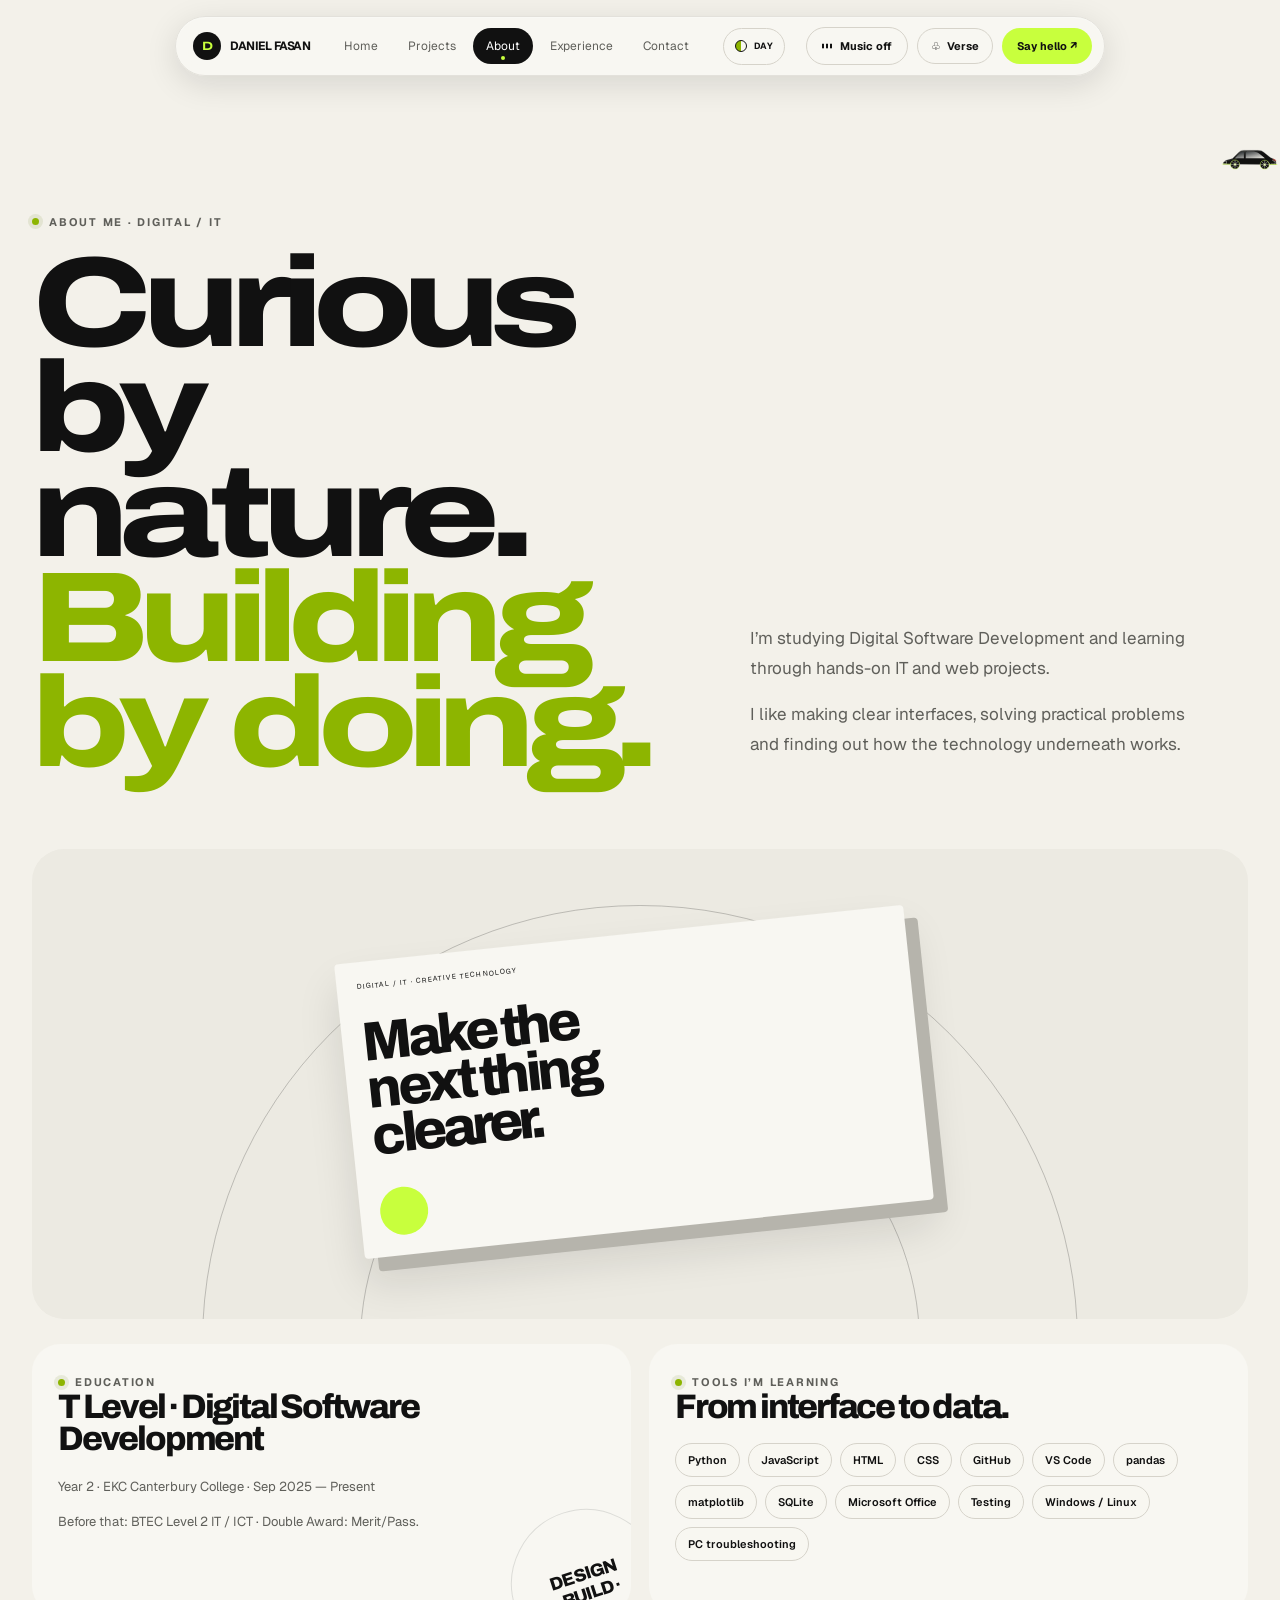
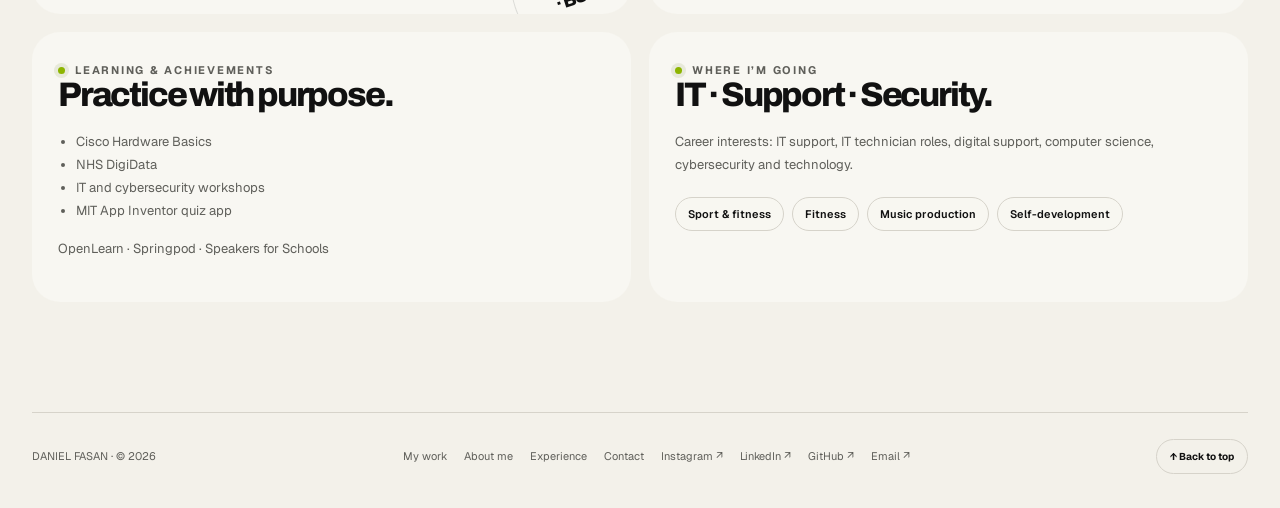
<file: about.html>
<!doctype html>
<html lang="en" data-page="about">
  <head>
    <meta charset="utf-8" />
    <meta name="viewport" content="width=device-width, initial-scale=1" />
    <meta name="theme-color" content="#f6f4ef" />
    <script>
      try {
        document.documentElement.dataset.theme =
          localStorage.getItem("portfolio-theme") || "day";
      } catch {
        document.documentElement.dataset.theme = "day";
      }
    </script>
    <meta
      name="description"
      content="About Daniel Fasan — learning, building, and finding a path through digital production."
    />
    <title>About — Daniel Fasan</title>
    <link rel="preconnect" href="https://fonts.googleapis.com" />
    <link rel="preconnect" href="https://fonts.gstatic.com" crossorigin />
    <link
      href="https://fonts.googleapis.com/css2?family=Archivo:wdth,wght@75..125,800&family=Geist:wght@400;500;600;700&display=swap"
      rel="stylesheet"
    />
    <link rel="stylesheet" href="./styles.css" />
    <script src="./app.js" defer></script>
    <script src="./car-scrollbar.js" defer></script>
  </head>
  <body>
    <div class="page-shutter" aria-hidden="true"></div>
    <header id="site-header"></header>
    <main id="scene"></main>
    <footer id="site-footer"></footer>
    <div id="project-dialog" class="project-dialog" aria-hidden="true"></div>
    <div class="sound-note" aria-live="polite"></div>
  </body>
</html>
</file>
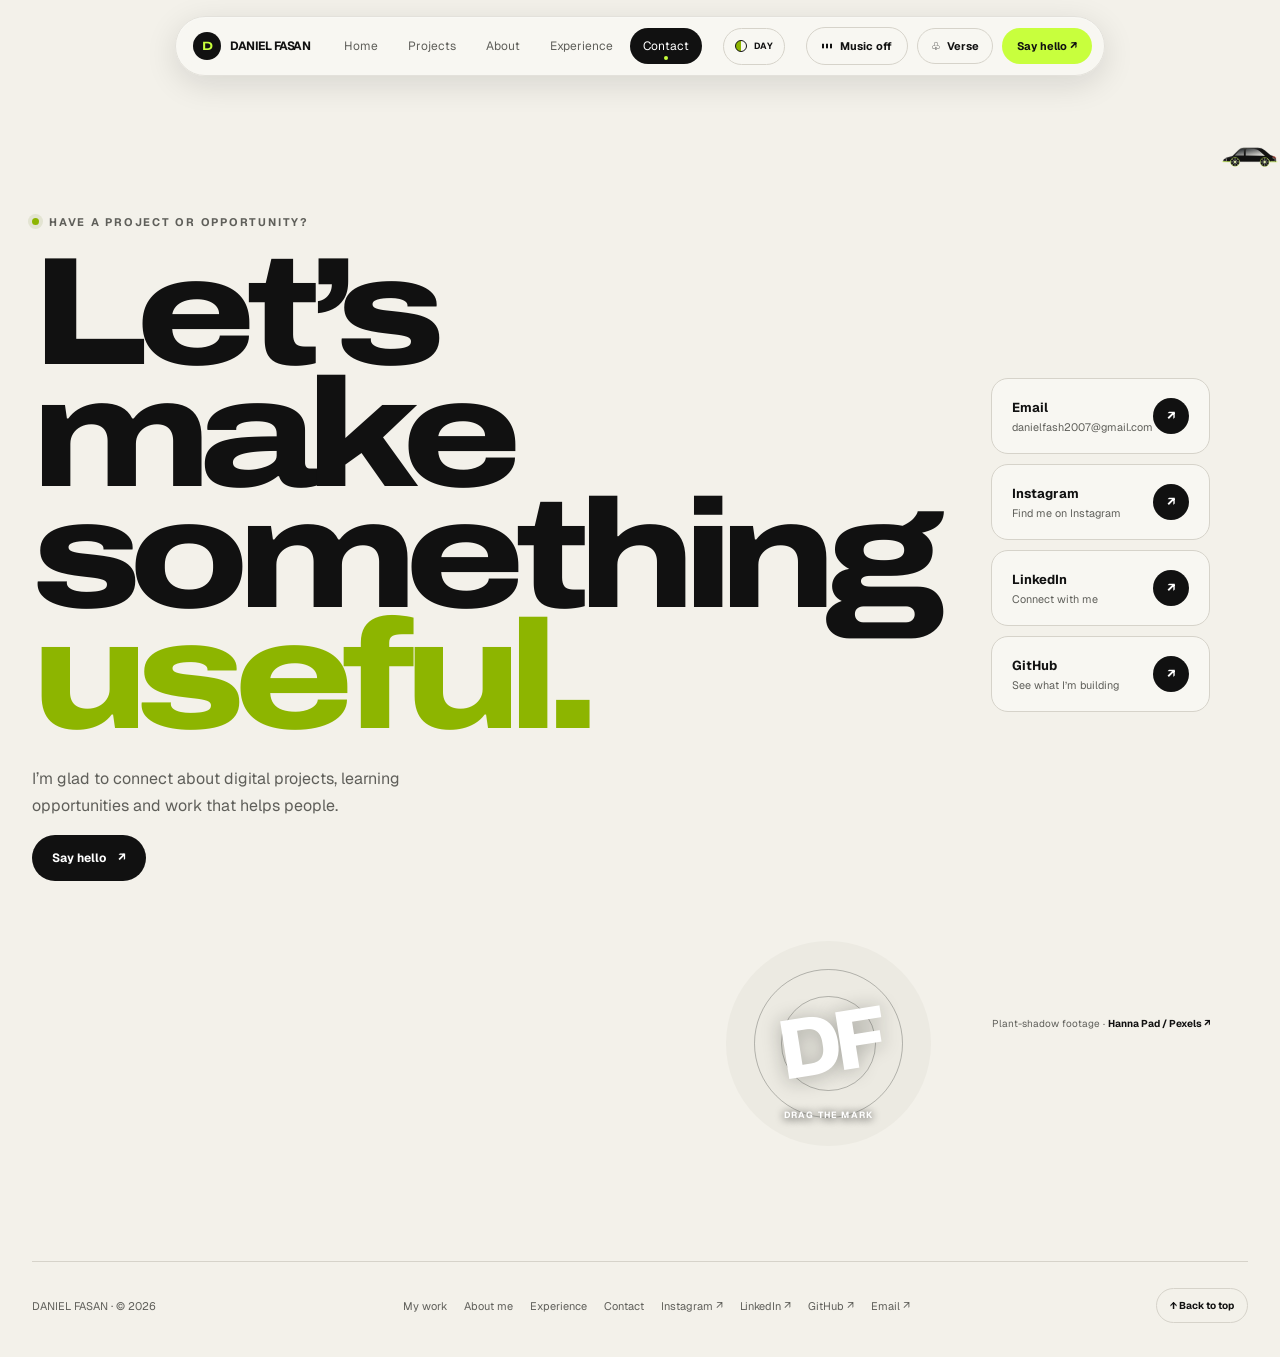
<file: contact.html>
<!doctype html>
<html lang="en" data-page="contact">
  <head>
    <meta charset="utf-8" />
    <meta name="viewport" content="width=device-width, initial-scale=1" />
    <meta name="theme-color" content="#f6f4ef" />
    <script>
      try {
        document.documentElement.dataset.theme =
          localStorage.getItem("portfolio-theme") || "day";
      } catch {
        document.documentElement.dataset.theme = "day";
      }
    </script>
    <meta
      name="description"
      content="Contact Daniel Fasan about projects, digital work and opportunities."
    />
    <title>Contact — Daniel Fasan</title>
    <link rel="preconnect" href="https://fonts.googleapis.com" />
    <link rel="preconnect" href="https://fonts.gstatic.com" crossorigin />
    <link
      href="https://fonts.googleapis.com/css2?family=Archivo:wdth,wght@75..125,800&family=Geist:wght@400;500;600;700&display=swap"
      rel="stylesheet"
    />
    <link rel="stylesheet" href="./styles.css" />
    <script src="./app.js" defer></script>
    <script src="./car-scrollbar.js" defer></script>
  </head>
  <body>
    <div class="page-shutter" aria-hidden="true"></div>
    <header id="site-header"></header>
    <main id="scene"></main>
    <footer id="site-footer"></footer>
    <div id="project-dialog" class="project-dialog" aria-hidden="true"></div>
    <div class="sound-note" aria-live="polite"></div>
  </body>
</html>
</file>
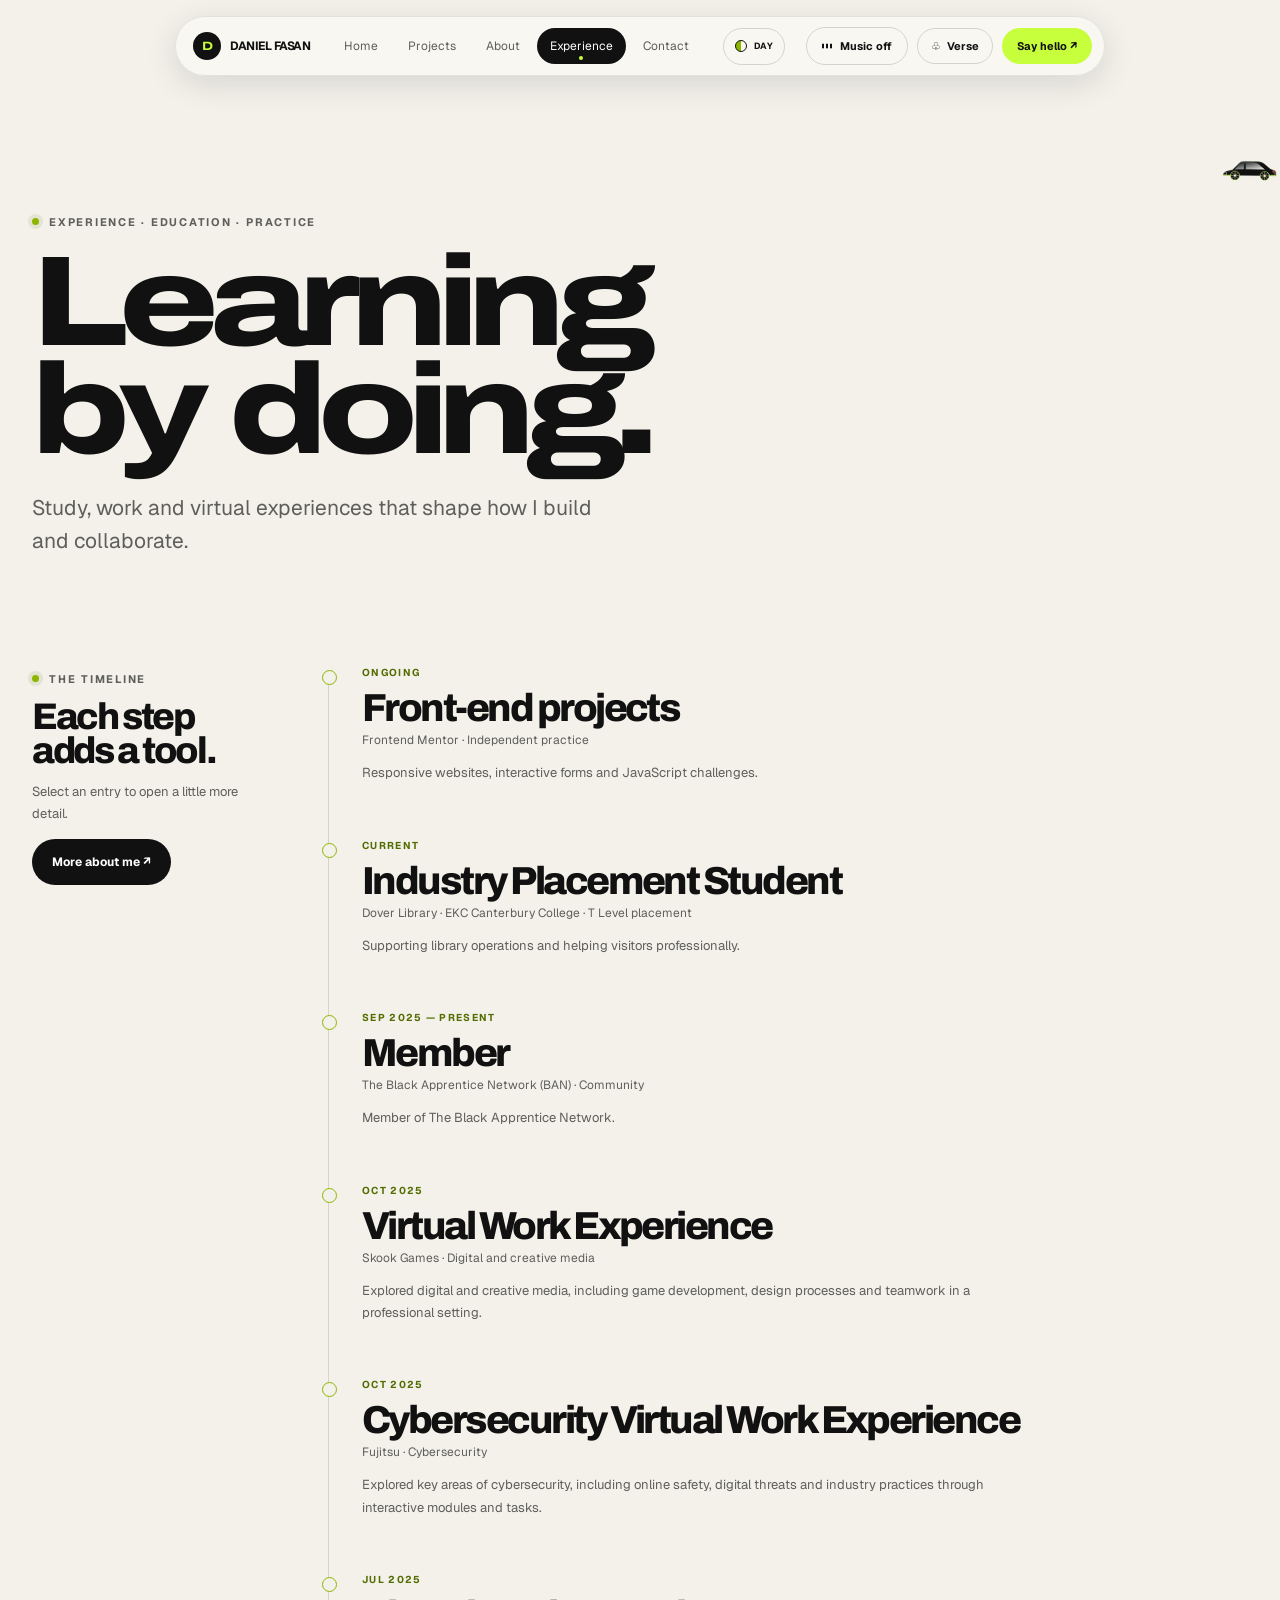
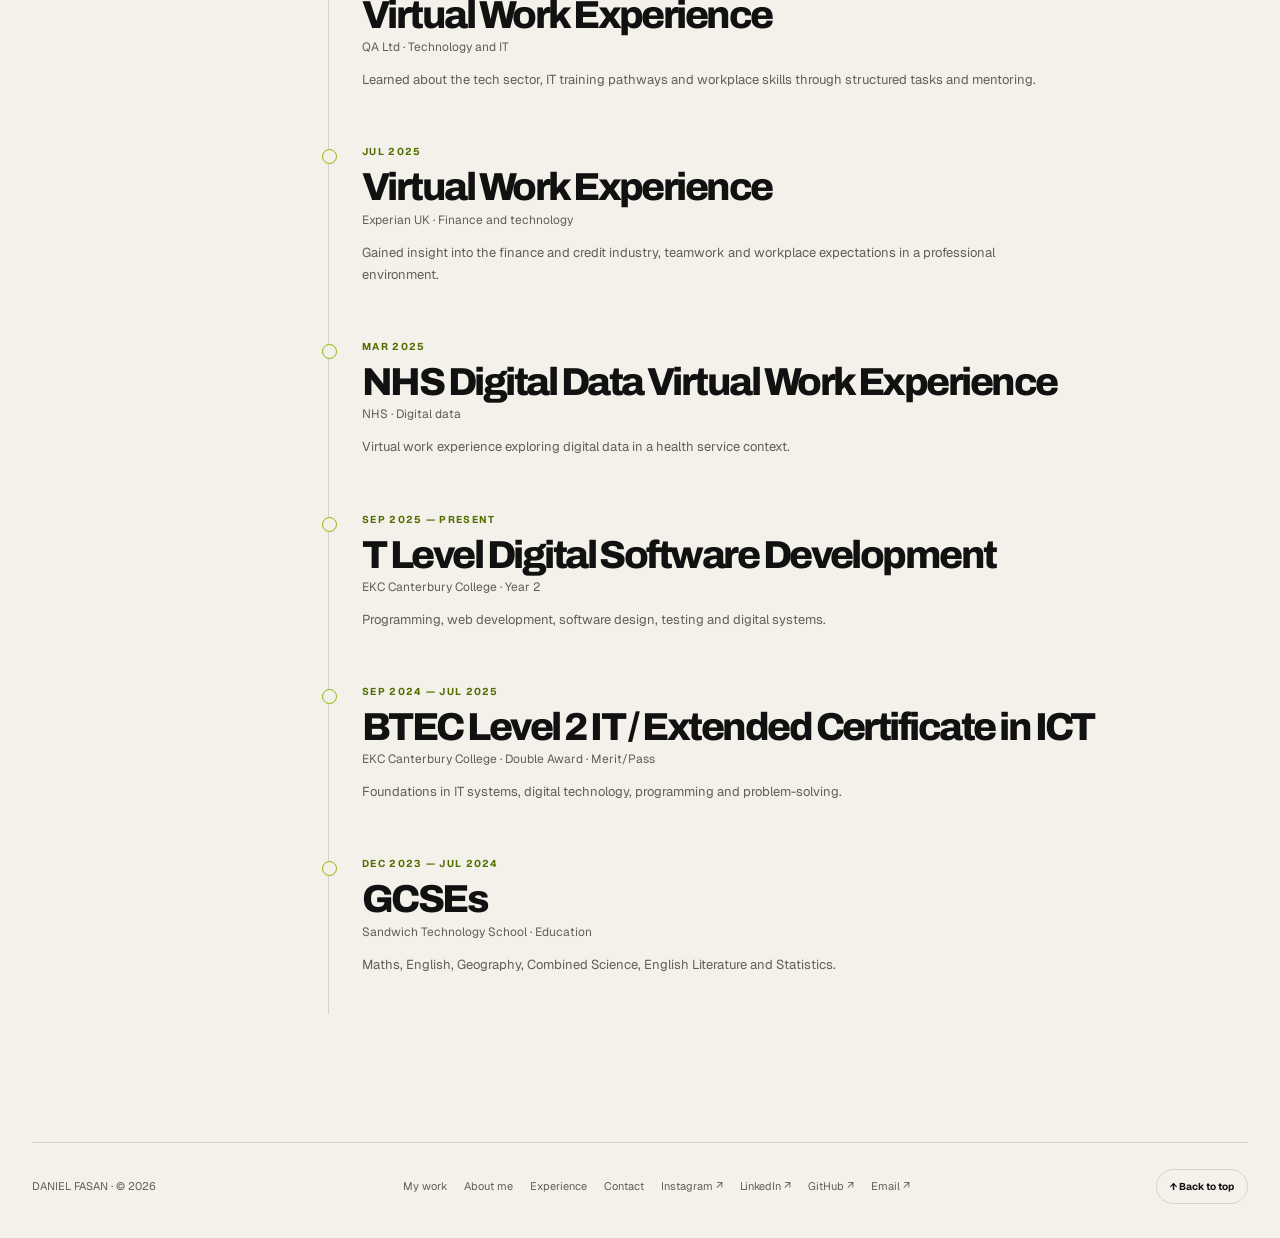
<file: experience.html>
<!doctype html>
<html lang="en" data-page="experience">
  <head>
    <meta charset="utf-8" />
    <meta name="viewport" content="width=device-width, initial-scale=1" />
    <meta name="theme-color" content="#f6f4ef" />
    <script>
      try {
        document.documentElement.dataset.theme =
          localStorage.getItem("portfolio-theme") || "day";
      } catch {
        document.documentElement.dataset.theme = "day";
      }
    </script>
    <meta
      name="description"
      content="Daniel Fasan’s work placements, learning and community experience."
    />
    <title>Experience — Daniel Fasan</title>
    <link rel="preconnect" href="https://fonts.googleapis.com" />
    <link rel="preconnect" href="https://fonts.gstatic.com" crossorigin />
    <link
      href="https://fonts.googleapis.com/css2?family=Archivo:wdth,wght@75..125,800&family=Geist:wght@400;500;600;700&display=swap"
      rel="stylesheet"
    />
    <link rel="stylesheet" href="./styles.css" />
    <script src="./app.js" defer></script>
    <script src="./car-scrollbar.js" defer></script>
  </head>
  <body>
    <div class="page-shutter" aria-hidden="true"></div>
    <header id="site-header"></header>
    <main id="scene"></main>
    <footer id="site-footer"></footer>
    <div id="project-dialog" class="project-dialog" aria-hidden="true"></div>
    <div class="sound-note" aria-live="polite"></div>
  </body>
</html>
</file>
<file: styles.css>
:root {
  --paper: #f6f4ef;
  --ink: #171918;
  --muted: #727570;
  --line: rgba(23, 25, 24, 0.14);
  --acid: #d8fb6e;
  --olive: #6f8525;
  --violet: #7029a0;
  --blue: #2474e7;
  --teal: #19c999;
  --radius: 28px;
  --page: 1240px;
  font-family: Geist, Inter, Arial, sans-serif;
  color: var(--ink);
  background: var(--paper);
  font-synthesis: none;
  font-optical-sizing: auto;
}
* {
  box-sizing: border-box;
}
body {
  margin: 0;
  min-width: 320px;
  background: var(--paper);
  overflow-x: hidden;
}
body::selection {
  background: var(--acid);
  color: var(--ink);
}
button,
a {
  -webkit-tap-highlight-color: transparent;
}
a {
  color: inherit;
  text-decoration: none;
}
button {
  font: inherit;
}
.wordmark,
.display,
.project-name {
  font-family: Archivo, Arial, sans-serif;
  font-stretch: 125%;
  font-weight: 800;
  letter-spacing: -0.075em;
}
.shell {
  width: min(var(--page), calc(100% - 64px));
  margin-inline: auto;
}
.micro {
  font-size: 11px;
  text-transform: uppercase;
  letter-spacing: 0.15em;
  font-weight: 700;
}
.eyebrow {
  display: inline-flex;
  align-items: center;
  gap: 10px;
  font-size: 11px;
  text-transform: uppercase;
  letter-spacing: 0.16em;
  font-weight: 700;
  color: var(--muted);
}
.eyebrow::before {
  content: "";
  height: 7px;
  width: 7px;
  background: var(--olive);
  border-radius: 50%;
  box-shadow: 0 0 0 4px rgba(111, 133, 37, 0.12);
}
.topbar {
  position: fixed;
  z-index: 50;
  top: 16px;
  left: 50%;
  transform: translateX(-50%);
  width: min(930px, calc(100% - 36px));
  display: flex;
  align-items: center;
  justify-content: space-between;
  gap: 20px;
  padding: 10px 12px 10px 17px;
  border: 1px solid rgba(255, 255, 255, 0.58);
  border-radius: 999px;
  background: rgba(250, 249, 245, 0.96);
  box-shadow:
    0 8px 32px rgba(23, 25, 24, 0.08),
    inset 0 1px rgba(255, 255, 255, 0.8);
}
.brand {
  display: flex;
  align-items: center;
  gap: 9px;
  font-size: 12px;
  letter-spacing: -0.04em;
  font-weight: 700;
}
.brand-dot {
  display: grid;
  place-items: center;
  width: 28px;
  height: 28px;
  border-radius: 50%;
  background: var(--ink);
  color: var(--acid);
  font-family: Archivo, Arial, sans-serif;
  font-size: 12px;
  font-stretch: 125%;
  transition:
    width 0.42s cubic-bezier(0.2, 0.8, 0.2, 1),
    border-radius 0.42s,
    transform 0.42s;
}
.brand:hover .brand-dot {
  width: 44px;
  border-radius: 15px;
  transform: rotate(-9deg);
}
.nav-links {
  display: flex;
  align-items: center;
  gap: 4px;
}
.nav-link {
  position: relative;
  padding: 10px 13px;
  border-radius: 999px;
  color: #555b55;
  font-size: 12px;
  transition:
    background 0.28s,
    color 0.28s,
    transform 0.28s;
}
.nav-link:hover {
  background: white;
  color: var(--ink);
  transform: translateY(-2px);
}
.nav-link[aria-current="page"] {
  background: var(--ink);
  color: white;
}
.nav-link[aria-current="page"]::after {
  content: "";
  position: absolute;
  width: 4px;
  height: 4px;
  bottom: 4px;
  left: 50%;
  transform: translateX(-50%);
  border-radius: 50%;
  background: var(--acid);
}
.nav-end {
  display: flex;
  align-items: center;
  gap: 9px;
}
.sound-toggle,
.nav-cta {
  border: 0;
  border-radius: 999px;
  padding: 11px 15px;
  font-size: 11px;
  font-weight: 700;
  cursor: pointer;
}
.sound-toggle {
  background: rgba(255, 255, 255, 0.7);
  border: 1px solid var(--line);
  display: flex;
  gap: 8px;
  align-items: center;
}
.sound-toggle .eq {
  display: flex;
  align-items: center;
  gap: 2px;
  height: 12px;
}
.eq i {
  display: block;
  width: 2px;
  height: 12px;
  transform: scaleY(0.42);
  background: currentColor;
  border-radius: 2px;
}
.sound-toggle[aria-pressed="true"] .eq i:nth-child(1) {
  animation: eq 0.55s ease-in-out infinite alternate;
}
.sound-toggle[aria-pressed="true"] .eq i:nth-child(2) {
  animation: eq 0.4s ease-in-out infinite alternate-reverse;
}
.sound-toggle[aria-pressed="true"] .eq i:nth-child(3) {
  animation: eq 0.7s ease-in-out infinite alternate;
}
@keyframes eq {
  to {
    transform: scaleY(1);
  }
}
.nav-cta {
  background: var(--acid);
  transition:
    transform 0.25s,
    box-shadow 0.25s;
}
.nav-cta:hover {
  transform: translateY(-2px) scale(1.02);
  box-shadow: 0 6px 0 rgba(23, 25, 24, 0.13);
}
.menu-toggle {
  display: none;
  background: var(--ink);
  color: white;
  border: 0;
  border-radius: 50%;
  width: 38px;
  height: 38px;
}
#scene {
  padding-top: 94px;
  min-height: calc(100vh - 130px);
}
.page-intro {
  padding: clamp(50px, 9vw, 132px) 0 38px;
}
.page-intro h1 {
  font-size: clamp(58px, 10vw, 144px);
  line-height: 0.84;
  margin: 19px 0 28px;
  max-width: 1000px;
}
.page-intro p {
  font-size: clamp(16px, 2vw, 21px);
  line-height: 1.55;
  color: #696e68;
  max-width: 570px;
}
.footer {
  padding: 26px 0 34px;
  border-top: 1px solid var(--line);
  display: flex;
  align-items: center;
  justify-content: space-between;
  gap: 18px;
  font-size: 11px;
  color: var(--muted);
}
.footer-links {
  display: flex;
  gap: 17px;
}
.footer a:hover {
  color: var(--ink);
}
/* Home scene */
.home-hero {
  min-height: min(760px, calc(100svh - 110px));
  display: flex;
  align-items: center;
  position: relative;
  overflow: hidden;
  padding: 80px max(7vw, calc((100vw - var(--page)) / 2)) 90px;
  background: var(--ink);
  color: white;
}
.home-hero::before {
  content: "";
  position: absolute;
  inset: 0;
  background:
    radial-gradient(
      ellipse at 87% 64%,
      rgba(216, 251, 110, 0.13),
      transparent 32%
    ),
    linear-gradient(
      120deg,
      transparent 30%,
      rgba(255, 255, 255, 0.025) 30.2%,
      transparent 30.6%
    );
  pointer-events: none;
}
.hero-copy {
  position: relative;
  z-index: 3;
  max-width: 780px;
}
.hero-copy .eyebrow {
  color: #c6cbc5;
}
.hero-copy .eyebrow::before {
  background: var(--acid);
}
.hero-title {
  font-size: clamp(74px, 13.2vw, 184px);
  line-height: 0.77;
  margin: 36px 0;
  max-width: 850px;
  transform-origin: left center;
  animation: title-settle 0.88s cubic-bezier(0.2, 0.85, 0.18, 1) both;
}
.hero-title .line {
  display: block;
  overflow: hidden;
}
.hero-title .line span {
  display: inline-block;
  animation: rise 0.8s cubic-bezier(0.16, 1, 0.3, 1) both;
}
.hero-title .line:nth-child(2) span {
  animation-delay: 0.08s;
}
.hero-title .accent {
  color: var(--acid);
}
@keyframes rise {
  from {
    transform: translateY(115%) scaleX(0.86);
  }
  to {
    transform: translateY(0) scaleX(1);
  }
}
@keyframes title-settle {
  0% {
    letter-spacing: -0.12em;
  }
  100% {
    letter-spacing: -0.075em;
  }
}
.hero-subrow {
  display: flex;
  align-items: flex-end;
  gap: 40px;
  max-width: 870px;
}
.hero-subrow p {
  max-width: 400px;
  margin: 0;
  color: rgba(255, 255, 255, 0.67);
  font-size: 15px;
  line-height: 1.7;
}
.hero-actions {
  display: flex;
  gap: 10px;
  margin-top: 27px;
}
.button {
  display: inline-flex;
  align-items: center;
  gap: 12px;
  border-radius: 999px;
  padding: 14px 19px;
  font-size: 12px;
  font-weight: 700;
  border: 1px solid transparent;
  cursor: pointer;
  transition:
    transform 0.25s cubic-bezier(0.2, 0.8, 0.2, 1),
    box-shadow 0.25s,
    background 0.25s;
}
.button:hover {
  transform: translateY(-3px);
}
.button-light {
  background: var(--acid);
  color: var(--ink);
}
.button-outline {
  border-color: rgba(255, 255, 255, 0.27);
  color: white;
  background: rgba(255, 255, 255, 0.04);
}
.button-dark {
  background: var(--ink);
  color: white;
}
.button-paper {
  background: white;
  color: var(--ink);
  border-color: var(--line);
}
.hero-orbit {
  position: absolute;
  right: 4vw;
  top: 50%;
  width: min(42vw, 520px);
  aspect-ratio: 1;
  transform: translateY(-44%);
  border: 1px solid rgba(255, 255, 255, 0.15);
  border-radius: 50%;
  display: grid;
  place-items: center;
  animation: orbit 28s linear infinite;
}
.hero-orbit::before,
.hero-orbit::after {
  content: "";
  position: absolute;
  border: 1px solid rgba(255, 255, 255, 0.14);
  border-radius: 50%;
  inset: 12%;
}
.hero-orbit::after {
  inset: 27%;
}
.orbit-mark {
  position: absolute;
  top: 4%;
  left: 56%;
  width: 10px;
  height: 10px;
  border-radius: 50%;
  background: var(--acid);
  box-shadow: 0 0 0 10px rgba(216, 251, 110, 0.1);
}
.orbit-card {
  position: relative;
  width: 52%;
  aspect-ratio: 0.78;
  border-radius: 24px;
  background: linear-gradient(145deg, #dfd9cc, #9f9c8d);
  transform: rotate(8deg);
  box-shadow: 0 36px 90px rgba(0, 0, 0, 0.35);
  padding: 18px;
  color: var(--ink);
  overflow: hidden;
  animation: card-float 5s ease-in-out infinite;
}
.orbit-card .tiny-top {
  font-size: 8px;
  letter-spacing: 0.17em;
  font-weight: 700;
  text-transform: uppercase;
}
.orbit-card .tiny-head {
  position: absolute;
  left: 18px;
  bottom: 19px;
  font-family: Archivo, sans-serif;
  font-weight: 800;
  font-size: 24px;
  line-height: 0.92;
  letter-spacing: -0.06em;
}
.orbit-card .tiny-ring {
  position: absolute;
  right: -35px;
  top: 20%;
  width: 145px;
  height: 145px;
  border: 16px solid rgba(255, 255, 255, 0.64);
  border-radius: 50%;
}
.orbit-card .tiny-core {
  position: absolute;
  right: 4px;
  top: 44%;
  width: 72px;
  height: 72px;
  border-radius: 50%;
  background: #ffde75;
  box-shadow: inset -9px -11px #dda748;
}
.hero-hint {
  position: absolute;
  right: max(5vw, calc((100vw - var(--page)) / 2));
  bottom: 28px;
  font-size: 10px;
  letter-spacing: 0.1em;
  text-transform: uppercase;
  color: rgba(255, 255, 255, 0.46);
  display: flex;
  align-items: center;
  gap: 10px;
}
.hint-wheel {
  width: 24px;
  height: 24px;
  border-radius: 50%;
  border: 1px solid rgba(255, 255, 255, 0.35);
  display: grid;
  place-items: center;
  animation: hint-turn 2.5s ease-in-out infinite;
}
@keyframes hint-turn {
  50% {
    transform: translateY(5px);
  }
}
@keyframes orbit {
  to {
    transform: translateY(-44%) rotate(360deg);
  }
}
@keyframes card-float {
  50% {
    transform: rotate(3deg) translateY(-10px);
  }
}
.home-featured {
  padding: 94px 0 104px;
}
.section-head {
  display: flex;
  justify-content: space-between;
  align-items: flex-end;
  gap: 30px;
  margin-bottom: 34px;
}
.section-head h2 {
  font-size: clamp(36px, 6vw, 72px);
  line-height: 0.94;
  letter-spacing: -0.075em;
  margin: 13px 0 0;
  font-family: Archivo, sans-serif;
  font-weight: 800;
  font-stretch: 125%;
}
.section-head p {
  color: var(--muted);
  max-width: 330px;
  line-height: 1.6;
  margin: 0;
}
.featured-grid {
  display: grid;
  grid-template-columns: 1.15fr 0.85fr;
  gap: 14px;
}
.featured-project {
  min-height: 410px;
}
.featured-project:first-child {
  grid-row: span 2;
}
.feature-visual {
  height: 100%;
  min-height: 260px;
  border-radius: var(--radius);
  overflow: hidden;
  position: relative;
  cursor: pointer;
  transform: translateZ(0);
  transition: transform 0.5s cubic-bezier(0.2, 0.8, 0.2, 1);
}
.feature-visual:hover {
  transform: scale(0.985);
}
.feature-visual .preview {
  position: absolute;
  inset: 0;
  transform: scale(1.015);
  transition: transform 0.6s cubic-bezier(0.2, 0.8, 0.2, 1);
}
.feature-visual:hover .preview {
  transform: scale(1.055);
}
.feature-meta {
  position: absolute;
  z-index: 3;
  left: 19px;
  right: 19px;
  bottom: 17px;
  display: flex;
  align-items: flex-end;
  justify-content: space-between;
  color: white;
  text-shadow: 0 2px 14px rgba(0, 0, 0, 0.3);
}
.feature-meta strong {
  font-family: Archivo, sans-serif;
  font-size: clamp(22px, 3vw, 36px);
  letter-spacing: -0.06em;
}
.feature-meta span {
  font-size: 11px;
}
.feature-open {
  width: 43px;
  height: 43px;
  display: grid;
  place-items: center;
  border-radius: 50%;
  background: rgba(255, 255, 255, 0.96);
  color: #171918;
  font-size: 18px;
  transition: transform 0.3s;
}
.feature-visual:hover .feature-open {
  transform: rotate(45deg);
}
.home-band {
  background: #e7e4dc;
  padding: 82px 0;
}
.band-grid {
  display: grid;
  grid-template-columns: 1fr 1fr;
  gap: 50px;
  align-items: center;
}
.band-grid h2 {
  font-family: Archivo, sans-serif;
  font-size: clamp(42px, 7vw, 88px);
  line-height: 0.9;
  letter-spacing: -0.075em;
  margin: 0;
}
.band-grid p {
  max-width: 470px;
  line-height: 1.75;
  color: #626660;
}
.stat-row {
  display: flex;
  gap: 12px;
  margin-top: 25px;
}
.stat-chip {
  border: 1px solid var(--line);
  border-radius: 16px;
  padding: 11px 15px;
  background: rgba(255, 255, 255, 0.35);
  font-size: 11px;
}
.stat-chip b {
  display: block;
  font-size: 19px;
  margin-bottom: 4px;
}
/* Real project artwork, composed locally from the supplied website references */
.preview {
  position: relative;
  overflow: hidden;
  isolation: isolate;
}
.preview::after {
  content: "";
  position: absolute;
  inset: 0;
  pointer-events: none;
  background: linear-gradient(180deg, transparent 58%, rgba(0, 0, 0, 0.42));
}
.preview-porch {
  background: #68239a;
  color: white;
}
.porch-topbar {
  height: 28px;
  position: absolute;
  inset: 0 0 auto;
  background: #33134f;
  display: flex;
  justify-content: flex-end;
  align-items: center;
  padding: 0 8%;
  gap: 12px;
  font-size: 6px;
}
.porch-topbar::before {
  content: "";
  position: absolute;
  left: 0;
  top: 0;
  width: 100%;
  height: 3px;
  background: #c9232b;
}
.porch-hero-copy {
  position: absolute;
  left: 11%;
  top: 19%;
  width: 44%;
}
.porch-kicker {
  font-size: 6px;
  color: #ffd15a;
  letter-spacing: 0.12em;
  font-weight: 700;
}
.porch-title {
  font-family: Georgia, serif;
  font-size: clamp(19px, 4vw, 45px);
  line-height: 0.96;
  margin-top: 13px;
}
.porch-desc {
  font-size: 8px;
  line-height: 1.5;
  max-width: 220px;
  color: #f0dff5;
}
.porch-panel {
  position: absolute;
  right: 9%;
  top: 29%;
  width: 36%;
  padding: 17px;
  border-radius: 20px;
  background: rgba(255, 255, 255, 0.23);
  border: 1px solid rgba(255, 255, 255, 0.28);
}
.porch-panel b {
  font-size: 10px;
}
.porch-pills {
  display: grid;
  grid-template-columns: 1fr 1fr;
  gap: 6px;
  margin-top: 13px;
}
.porch-pills i {
  border-radius: 50px;
  padding: 8px 3px;
  text-align: center;
  background: rgba(255, 255, 255, 0.38);
  border: 1px solid rgba(255, 255, 255, 0.55);
  font-size: 6px;
  font-style: normal;
}
.porch-cards {
  position: absolute;
  bottom: 7%;
  left: 14%;
  right: 14%;
  display: grid;
  grid-template-columns: repeat(3, 1fr);
  gap: 7px;
}
.porch-cards i {
  height: 63px;
  background: #fff;
  border-radius: 12px;
  color: #32164b;
  padding: 10px;
  font-size: 7px;
  font-style: normal;
  font-weight: 700;
}
.preview-blueprint {
  background: linear-gradient(135deg, #fff, #dfedff);
  color: #0c2242;
}
.bp-nav {
  position: absolute;
  top: 0;
  left: 0;
  right: 0;
  height: 27px;
  border-bottom: 1px solid #dce8f7;
  padding: 9px 9%;
  font-size: 8px;
  font-weight: 800;
}
.bp-nav::after {
  content: "Tools     How it works     About";
  position: absolute;
  right: 9%;
  font-size: 6px;
  font-weight: 500;
}
.bp-copy {
  position: absolute;
  left: 9%;
  top: 22%;
  width: 38%;
}
.bp-badge {
  font-size: 6px;
  border: 1px solid #c9ddfa;
  border-radius: 30px;
  padding: 5px;
  color: #2670db;
}
.bp-title {
  font-family: Arial, sans-serif;
  font-size: clamp(28px, 5vw, 52px);
  line-height: 0.94;
  letter-spacing: -0.07em;
  font-weight: 800;
  margin: 13px 0;
}
.bp-title em {
  color: #2670e8;
  font-style: normal;
}
.bp-copy small {
  font-size: 7px;
  line-height: 1.4;
  display: block;
  color: #5b6c82;
}
.bp-buttons {
  display: flex;
  gap: 6px;
  margin-top: 14px;
}
.bp-buttons i {
  font-style: normal;
  background: #1766df;
  color: white;
  padding: 7px;
  border-radius: 6px;
  font-size: 6px;
}
.bp-sheet {
  position: absolute;
  right: 12%;
  top: 20%;
  width: 30%;
  height: 54%;
  background: #fff;
  border-radius: 9px;
  box-shadow:
    13px 11px 0 #3975b8,
    0 20px 35px #789cc455;
  transform: rotate(3deg);
  padding: 13px;
}
.bp-sheet::before {
  content: "BP     PROFILE                 EXPERIENCE";
  font-size: 7px;
  font-weight: 700;
  line-height: 3.7;
  color: #2571db;
  white-space: pre-wrap;
}
.bp-lines {
  height: 75%;
  margin-top: 8px;
  background: repeating-linear-gradient(
    to bottom,
    #dae6f5 0 3px,
    transparent 3px 12px
  );
}
.preview-bank {
  background: #fff;
}
.bank-copy {
  position: absolute;
  left: 6%;
  top: 27%;
  width: 37%;
  color: #26384e;
}
.bank-copy small {
  font-size: 6px;
  color: #8d98a5;
  letter-spacing: 0.12em;
}
.bank-copy strong {
  display: block;
  font-size: clamp(16px, 3.7vw, 38px);
  font-weight: 400;
  line-height: 0.98;
  margin: 9px 0 12px;
}
.bank-copy i {
  font-style: normal;
  background: #10d5a1;
  color: white;
  border-radius: 20px;
  padding: 7px 11px;
  font-size: 6px;
}
.bank-shape {
  position: absolute;
  right: -4%;
  top: 9%;
  width: 58%;
  height: 70%;
  background: #292b4e;
  border-radius: 43% 0 0 43%;
  transform: rotate(-3deg);
}
.phone {
  position: absolute;
  z-index: 2;
  width: 20%;
  height: 57%;
  border: 5px solid #111;
  border-radius: 16px;
  background: #f8fafb;
  top: 11%;
  padding: 5px;
  box-shadow: 0 6px 10px #0004;
}
.phone.one {
  right: 33%;
}
.phone.two {
  right: 8%;
  top: 13%;
}
.phone .screen {
  height: 100%;
  border-radius: 9px;
  background: linear-gradient(160deg, #25d475, #1fb4bd);
  padding: 8px 5px;
}
.phone .screen::before {
  content: "Digitalbank";
  display: block;
  font-weight: 700;
  color: white;
  font-size: 6px;
  margin: 3px;
}
.phone .screen::after {
  content: "$2,810.55     ▪▪▪";
  display: block;
  margin-top: 17px;
  height: 20px;
  padding: 5px 3px;
  background: #fff;
  border-radius: 4px;
  color: #26384e;
  font-size: 5px;
  box-shadow:
    0 25px 0 #fff,
    0 50px 0 #fff,
    0 75px 0 #fff;
}
.preview-rps {
  background: #1d2e5c;
  color: #fff;
}
.rps-head {
  position: absolute;
  left: 12%;
  right: 12%;
  top: 5%;
  height: 23%;
  border: 1px solid #7284a5;
  border-radius: 12px;
  display: flex;
  align-items: center;
  justify-content: space-between;
  padding: 12px;
}
.rps-logo {
  font-size: clamp(15px, 3vw, 30px);
  font-weight: 900;
  line-height: 0.88;
  letter-spacing: -0.07em;
}
.rps-score {
  background: white;
  color: #34354d;
  border-radius: 8px;
  padding: 6px 17px;
  text-align: center;
  font-size: 8px;
}
.rps-score b {
  display: block;
  font-size: 29px;
}
.rps-hands {
  position: absolute;
  inset: 36% 12% 13%;
  display: flex;
  align-items: center;
  justify-content: space-between;
}
.rps-hand {
  width: 27%;
  aspect-ratio: 1;
  border: 13px solid #546eff;
  border-radius: 50%;
  background: #f3f3f5;
  color: #353c62;
  display: grid;
  place-items: center;
  font-size: clamp(27px, 6vw, 64px);
  box-shadow: 0 9px #354fc2;
}
.rps-hand:nth-child(2) {
  border-color: #ffad00;
  box-shadow: 0 9px #bd7f00;
}
.rps-hand:nth-child(3) {
  align-self: flex-end;
  border-color: #ee2856;
  box-shadow: 0 9px #b41e42;
}
.project-grid {
  display: grid;
  grid-template-columns: repeat(2, minmax(0, 1fr));
  gap: 22px;
  padding-bottom: 100px;
}
.project-card {
  border-radius: var(--radius);
  border: 1px solid var(--line);
  overflow: hidden;
  background: #eeece6;
  cursor: pointer;
  min-width: 0;
  transition:
    transform 0.44s cubic-bezier(0.16, 1, 0.3, 1),
    box-shadow 0.4s;
  transform-origin: center;
}
.project-card:hover {
  transform: translateY(-7px) scale(0.99);
  box-shadow: 0 18px 34px rgba(25, 26, 23, 0.1);
}
.project-card:nth-child(odd) {
  margin-top: 28px;
}
.project-card .preview {
  height: clamp(230px, 37vw, 460px);
  transition: height 0.55s cubic-bezier(0.2, 0.8, 0.2, 1);
}
.project-card:hover .preview {
  height: clamp(248px, 40vw, 490px);
}
.project-info {
  padding: 22px 25px 25px;
}
.project-info-top {
  display: flex;
  justify-content: space-between;
  align-items: center;
}
.project-info h2 {
  font-family: Archivo, sans-serif;
  font-stretch: 125%;
  letter-spacing: -0.065em;
  font-size: clamp(27px, 4vw, 42px);
  line-height: 0.94;
  margin: 12px 0 8px;
}
.project-info p {
  color: #666b65;
  line-height: 1.6;
  font-size: 13px;
  max-width: 540px;
}
.project-tag {
  font-size: 10px;
  text-transform: uppercase;
  letter-spacing: 0.12em;
  color: var(--olive);
  font-weight: 700;
}
.project-index {
  font-family: Archivo, sans-serif;
  font-size: 12px;
  color: #898c83;
}
.project-card-bottom {
  display: flex;
  align-items: center;
  justify-content: space-between;
  margin-top: 16px;
  padding-top: 14px;
  border-top: 1px solid var(--line);
}
.tech-list {
  font-size: 10px;
  color: #777d75;
  letter-spacing: 0.025em;
}
.card-action {
  font-size: 11px;
  font-weight: 700;
}
.card-action b {
  display: inline-grid;
  place-items: center;
  width: 27px;
  height: 27px;
  margin-left: 8px;
  border-radius: 50%;
  background: var(--ink);
  color: white;
  transition: transform 0.3s;
}
.project-card:hover .card-action b {
  transform: rotate(45deg);
}
/* Project expansion */
.project-dialog {
  position: fixed;
  inset: 0;
  z-index: 80;
  display: none;
  align-items: center;
  justify-content: center;
  padding: 22px;
  background: rgba(16, 18, 17, 0.44);
}
.project-dialog.open {
  display: flex;
}
.dialog-sheet {
  position: relative;
  width: min(1050px, 100%);
  max-height: min(90vh, 850px);
  overflow: auto;
  background: var(--paper);
  border-radius: 28px;
  transform-origin: center;
  animation: dialog-in 0.46s cubic-bezier(0.17, 0.9, 0.22, 1) both;
}
.dialog-sheet .preview {
  height: min(48vh, 430px);
  min-height: 250px;
}
.dialog-content {
  padding: 28px 34px 34px;
}
.dialog-content h2 {
  font-family: Archivo, sans-serif;
  font-size: clamp(36px, 7vw, 70px);
  line-height: 0.88;
  letter-spacing: -0.075em;
  margin: 10px 0;
}
.dialog-content p {
  max-width: 690px;
  color: #626660;
  line-height: 1.7;
}
.dialog-close {
  position: absolute;
  z-index: 4;
  right: 16px;
  top: 16px;
  width: 42px;
  height: 42px;
  border: 0;
  border-radius: 50%;
  background: rgba(255, 255, 255, 0.85);
  font-size: 22px;
  cursor: pointer;
  transition: transform 0.25s;
}
.dialog-close:hover {
  transform: rotate(90deg);
}
@keyframes dialog-in {
  from {
    transform: translateY(60px) scale(0.94);
    clip-path: inset(14% 8% round 40px);
  }
  to {
    transform: translateY(0) scale(1);
    clip-path: inset(0 round 28px);
  }
}
/* About and experience */
.about-hero {
  padding: clamp(55px, 9vw, 120px) 0 72px;
  display: grid;
  grid-template-columns: 1.15fr 0.85fr;
  gap: 45px;
  align-items: end;
}
.about-hero h1 {
  font-size: clamp(58px, 10vw, 132px);
  line-height: 0.82;
  margin: 22px 0 0;
}
.about-hero h1 span {
  color: var(--olive);
}
.about-note {
  font-size: 17px;
  line-height: 1.75;
  color: #686d66;
  max-width: 450px;
}
.about-collage {
  height: 470px;
  position: relative;
  background: #e4e0d5;
  border-radius: 32px;
  overflow: hidden;
}
.collage-orbit {
  position: absolute;
  width: 72%;
  aspect-ratio: 1;
  left: 14%;
  top: 12%;
  border: 1px solid rgba(23, 25, 24, 0.22);
  border-radius: 50%;
  animation: orbit 34s linear infinite;
}
.collage-orbit::before {
  content: "";
  position: absolute;
  inset: 18%;
  border: 1px solid rgba(23, 25, 24, 0.2);
  border-radius: 50%;
}
.collage-paper {
  position: absolute;
  left: 26%;
  top: 18%;
  width: 47%;
  height: 63%;
  border-radius: 4px;
  background: #faf8f1;
  box-shadow:
    13px 14px 0 #c5bfae,
    0 25px 44px #28282025;
  transform: rotate(-6deg);
  padding: 20px;
  display: flex;
  flex-direction: column;
  justify-content: space-between;
  transition: transform 0.55s cubic-bezier(0.2, 0.8, 0.2, 1);
}
.about-collage:hover .collage-paper {
  transform: rotate(2deg) translateY(-8px);
}
.collage-paper small {
  font-size: 7px;
  letter-spacing: 0.15em;
  text-transform: uppercase;
}
.collage-paper strong {
  font:
    800 clamp(25px, 5vw, 55px)/0.85 Archivo,
    sans-serif;
  letter-spacing: -0.08em;
}
.collage-paper i {
  height: 48px;
  border-radius: 40px;
  background: var(--acid);
  width: 48px;
  display: block;
}
.collage-orbit-dot {
  position: absolute;
  top: 15%;
  right: 18%;
  width: 22px;
  height: 22px;
  border-radius: 50%;
  background: var(--olive);
}
.about-sections {
  padding: 25px 0 110px;
  display: grid;
  grid-template-columns: 1fr 1fr;
  gap: 18px;
}
.info-panel {
  border-radius: var(--radius);
  background: #e9e7df;
  padding: 26px;
  min-height: 270px;
  position: relative;
  overflow: hidden;
}
.info-panel h2 {
  font:
    800 34px/0.95 Archivo,
    sans-serif;
  letter-spacing: -0.065em;
  margin: 0 0 20px;
}
.info-panel p,
.info-panel li {
  font-size: 13px;
  line-height: 1.75;
  color: #686d66;
}
.info-panel ul {
  padding-left: 18px;
}
.skill-bag {
  display: flex;
  flex-wrap: wrap;
  gap: 8px;
  margin-top: 20px;
}
.skill-chip {
  border: 1px solid rgba(23, 25, 24, 0.16);
  padding: 9px 12px;
  border-radius: 999px;
  font-size: 11px;
  font-weight: 600;
  background: rgba(255, 255, 255, 0.34);
  cursor: grab;
  transition:
    background 0.25s,
    transform 0.25s;
}
.skill-chip:hover,
.skill-chip.is-picked {
  background: var(--acid);
  transform: translateY(-3px) rotate(-2deg);
}
.about-stamp {
  position: absolute;
  right: -30px;
  bottom: -45px;
  width: 150px;
  height: 150px;
  border-radius: 50%;
  border: 1px solid rgba(23, 25, 24, 0.12);
  display: grid;
  place-items: center;
  font:
    800 18px Archivo,
    sans-serif;
  letter-spacing: -0.06em;
  transform: rotate(-18deg);
}
.timeline-wrap {
  display: grid;
  grid-template-columns: 230px 1fr;
  gap: 52px;
  padding: 50px 0 112px;
}
.timeline-index {
  position: sticky;
  top: 110px;
  align-self: start;
}
.timeline-index h2 {
  font:
    800 37px/0.92 Archivo,
    sans-serif;
  letter-spacing: -0.065em;
  margin: 13px 0;
}
.timeline-index p {
  font-size: 13px;
  line-height: 1.7;
  color: var(--muted);
}
.timeline-list {
  position: relative;
}
.timeline-list::before {
  content: "";
  position: absolute;
  left: 14px;
  top: 12px;
  bottom: 16px;
  width: 1px;
  background: var(--line);
}
.timeline-item {
  position: relative;
  padding: 0 0 42px 48px;
  --n: 0;
}
.timeline-item::before {
  content: "";
  position: absolute;
  left: 8px;
  top: 4px;
  width: 13px;
  height: 13px;
  border-radius: 50%;
  background: var(--paper);
  border: 1px solid #6b7c32;
  box-shadow: inset 0 0 0 4px var(--paper);
  transition:
    background 0.3s,
    transform 0.3s;
}
.timeline-item:hover::before {
  background: var(--acid);
  transform: scale(1.45);
}
.timeline-date {
  font-size: 10px;
  letter-spacing: 0.13em;
  text-transform: uppercase;
  color: var(--olive);
  font-weight: 700;
}
.timeline-item h3 {
  font:
    800 clamp(26px, 4vw, 39px)/0.95 Archivo,
    sans-serif;
  letter-spacing: -0.065em;
  margin: 11px 0 5px;
}
.timeline-meta {
  font-size: 12px;
  color: #777c75;
}
.timeline-item p {
  max-width: 680px;
  font-size: 13px;
  line-height: 1.72;
  color: #646962;
  margin: 14px 0 0;
}
.timeline-detail {
  margin-top: 12px;
  padding: 12px 14px;
  border-left: 2px solid var(--acid);
  background: #eeece5;
  max-width: 650px;
  font-size: 11px;
  line-height: 1.55;
  max-height: 0;
  overflow: hidden;
  padding-block: 0;
  border-color: transparent;
  transition:
    max-height 0.45s cubic-bezier(0.2, 0.8, 0.2, 1),
    padding 0.45s,
    border-color 0.3s;
}
.timeline-item:hover .timeline-detail,
.timeline-item:focus-within .timeline-detail,
.timeline-item.expanded .timeline-detail {
  max-height: 100px;
  padding-block: 12px;
  border-color: var(--acid);
}
/* Contact and end card */
.contact-canvas {
  min-height: calc(100svh - 215px);
  padding: clamp(55px, 9vw, 120px) 0;
  display: grid;
  grid-template-columns: 1fr 0.74fr;
  gap: 60px;
  align-items: center;
}
.contact-canvas h1 {
  font-size: clamp(65px, 12vw, 162px);
  line-height: 0.79;
  margin: 22px 0 27px;
}
.contact-canvas h1 span {
  color: var(--olive);
}
.contact-copy > p {
  color: #6d726b;
  line-height: 1.7;
  font-size: 16px;
  max-width: 450px;
}
.contact-links {
  display: flex;
  flex-direction: column;
  gap: 10px;
}
.contact-link {
  display: flex;
  align-items: center;
  justify-content: space-between;
  padding: 19px 20px;
  border-radius: 17px;
  border: 1px solid var(--line);
  background: rgba(255, 255, 255, 0.38);
  font-size: 13px;
  font-weight: 700;
  transition:
    transform 0.3s cubic-bezier(0.2, 0.8, 0.2, 1),
    background 0.3s;
}
.contact-link:hover {
  transform: translateX(8px);
  background: var(--acid);
}
.contact-link small {
  display: block;
  font-weight: 400;
  color: #73776e;
  margin-top: 4px;
}
.contact-symbol {
  width: 36px;
  height: 36px;
  border-radius: 50%;
  display: grid;
  place-items: center;
  background: var(--ink);
  color: white;
}
.contact-emblem {
  position: relative;
  aspect-ratio: 1;
  border-radius: 50%;
  background: #e7e4dc;
  display: grid;
  place-items: center;
  overflow: hidden;
  cursor: grab;
  touch-action: none;
}
.contact-emblem::before,
.contact-emblem::after {
  content: "";
  position: absolute;
  z-index: 1;
  border: 1px solid rgba(23, 25, 24, 0.28);
  border-radius: 50%;
  width: 72%;
  aspect-ratio: 1;
  transition: transform 0.5s;
}
.contact-emblem::after {
  width: 45%;
}
.contact-emblem:hover::before {
  transform: scale(0.85);
}
.contact-emblem strong {
  position: relative;
  z-index: 2;
  color: var(--paper);
  font:
    800 clamp(45px, 7vw, 85px)/0.8 Archivo,
    sans-serif;
  letter-spacing: -0.1em;
  transform: rotate(-9deg);
  transition: transform 0.35s;
  text-shadow: 0 2px 20px #1215124c;
}
.contact-emblem:hover strong {
  transform: rotate(0) scale(1.12);
}
.contact-emblem .drag-tip {
  position: absolute;
  z-index: 2;
  bottom: 12%;
  font-size: 9px;
  text-transform: uppercase;
  letter-spacing: 0.13em;
  font-weight: 700;
  color: white;
  text-shadow: 0 1px 9px #000;
}
.wall-video {
  position: absolute;
  inset: 0;
  width: 100%;
  height: 100%;
  object-fit: cover;
}
.wall-credit {
  grid-column: 2;
  grid-row: 2;
  margin: -40px 0 0;
  text-align: right;
  font-size: 10px;
  color: #777c75;
}
.wall-credit a {
  font-weight: 700;
  color: var(--ink);
}
/* Reveal, scroll motion, responsive layout */
.reveal {
  opacity: 1;
  transform: translateY(0);
}
.js-ready .reveal {
  opacity: 0;
  transform: translateY(24px);
  transition:
    opacity 0.75s cubic-bezier(0.2, 0.8, 0.2, 1),
    transform 0.75s cubic-bezier(0.2, 0.8, 0.2, 1);
}
.js-ready .reveal.in-view {
  opacity: 1;
  transform: translateY(0);
}
[data-tilt] {
  transform-style: preserve-3d;
}
.sound-note {
  position: fixed;
  bottom: 20px;
  left: 50%;
  transform: translate(-50%, 20px);
  z-index: 100;
  background: var(--ink);
  color: white;
  border-radius: 99px;
  padding: 10px 15px;
  font-size: 11px;
  pointer-events: none;
  opacity: 0;
  transition:
    opacity 0.2s,
    transform 0.2s;
}
.sound-note.show {
  opacity: 1;
  transform: translate(-50%, 0);
}
.noscript {
  padding: 20px;
}
@media (max-width: 850px) {
  .topbar {
    top: 10px;
  }
  .menu-toggle {
    display: grid;
    place-items: center;
  }
  .nav-links {
    position: absolute;
    top: calc(100% + 9px);
    right: 0;
    left: 0;
    display: none;
    flex-direction: column;
    align-items: stretch;
    gap: 3px;
    padding: 9px;
    border: 1px solid rgba(255, 255, 255, 0.7);
    border-radius: 22px;
    background: rgba(250, 249, 245, 0.96);
    box-shadow: 0 12px 35px #0002;
  }
  .nav-links.open {
    display: flex;
  }
  .nav-link {
    padding: 13px;
  }
  .nav-link[aria-current="page"]::after {
    left: auto;
    right: 15px;
    bottom: 50%;
    transform: translateY(50%);
  }
  .nav-end {
    margin-left: auto;
  }
  .sound-toggle {
    display: none;
  }
  .home-hero {
    min-height: 690px;
    padding: 110px 7vw 85px;
  }
  .hero-title {
    font-size: clamp(74px, 15vw, 130px);
  }
  .hero-orbit {
    width: 46vw;
    right: -9vw;
    top: 31%;
    opacity: 0.88;
  }
  .hero-subrow {
    display: block;
  }
  .hero-subrow p {
    max-width: 340px;
  }
  .hero-actions {
    margin-top: 22px;
  }
  .featured-grid {
    grid-template-columns: 1fr 1fr;
  }
  .featured-project:first-child {
    grid-column: span 2;
    grid-row: auto;
  }
  .featured-project {
    min-height: 340px;
  }
  .band-grid {
    grid-template-columns: 1fr;
    gap: 24px;
  }
  .about-hero {
    grid-template-columns: 1fr 0.8fr;
    gap: 24px;
  }
  .about-collage {
    height: 370px;
  }
  .timeline-wrap {
    grid-template-columns: 180px 1fr;
    gap: 25px;
  }
  .contact-canvas {
    grid-template-columns: 1fr 0.65fr;
    gap: 28px;
  }
}
@media (max-width: 600px) {
  .shell {
    width: calc(100% - 36px);
  }
  .topbar {
    width: calc(100% - 22px);
    gap: 8px;
    padding: 8px 9px 8px 12px;
  }
  .brand {
    font-size: 11px;
  }
  .brand-dot {
    width: 25px;
    height: 25px;
  }
  .nav-cta {
    padding: 10px 12px;
    font-size: 10px;
  }
  .nav-end {
    gap: 5px;
  }
  .nav-link {
    font-size: 12px;
  }
  .page-intro {
    padding-top: 65px;
  }
  .page-intro h1 {
    font-size: clamp(56px, 16vw, 96px);
  }
  .hero-orbit {
    width: 60vw;
    right: -21vw;
    top: 32%;
    opacity: 0.45;
  }
  .home-hero {
    min-height: 640px;
    padding: 105px 7vw 80px;
  }
  .hero-title {
    font-size: clamp(72px, 19vw, 112px);
    margin: 32px 0 27px;
  }
  .hero-subrow p {
    font-size: 13px;
  }
  .hero-hint {
    right: 7vw;
    bottom: 20px;
    font-size: 8px;
  }
  .home-featured {
    padding: 68px 0 78px;
  }
  .section-head {
    align-items: flex-start;
    flex-direction: column;
    gap: 14px;
  }
  .section-head p {
    font-size: 13px;
  }
  .featured-grid {
    grid-template-columns: 1fr;
  }
  .featured-project:first-child {
    grid-column: auto;
  }
  .featured-project {
    min-height: 320px;
  }
  .feature-visual {
    min-height: 300px;
  }
  .home-band {
    padding: 62px 0;
  }
  .band-grid h2 {
    font-size: 56px;
  }
  .stat-row {
    flex-wrap: wrap;
  }
  .stat-chip {
    flex: 1;
    min-width: 100px;
  }
  .project-grid {
    grid-template-columns: 1fr;
    gap: 14px;
    padding-bottom: 64px;
  }
  .project-card:nth-child(odd) {
    margin-top: 0;
  }
  .project-card .preview {
    height: 300px;
  }
  .project-card:hover .preview {
    height: 300px;
  }
  .project-info {
    padding: 18px;
  }
  .project-info h2 {
    font-size: 33px;
  }
  .project-info p {
    font-size: 12px;
  }
  .about-hero {
    grid-template-columns: 1fr;
    padding-top: 63px;
  }
  .about-hero h1 {
    font-size: clamp(64px, 17vw, 104px);
  }
  .about-note {
    font-size: 15px;
  }
  .about-collage {
    height: 350px;
  }
  .about-sections {
    grid-template-columns: 1fr;
    padding-bottom: 70px;
  }
  .info-panel {
    min-height: 230px;
    padding: 22px;
  }
  .timeline-wrap {
    grid-template-columns: 1fr;
    gap: 30px;
    padding-top: 30px;
  }
  .timeline-index {
    position: static;
  }
  .timeline-item {
    padding-bottom: 32px;
  }
  .timeline-item p {
    font-size: 12px;
  }
  .contact-canvas {
    grid-template-columns: 1fr;
    gap: 38px;
    min-height: auto;
    padding: 65px 0 85px;
  }
  .contact-canvas h1 {
    font-size: clamp(68px, 19vw, 112px);
  }
  .contact-emblem {
    width: 72%;
    margin-inline: auto;
  }
  .footer {
    align-items: flex-start;
    flex-direction: column;
    padding-bottom: 25px;
  }
  .footer-links {
    gap: 14px;
  }
  .dialog-content {
    padding: 22px;
  }
  .dialog-sheet .preview {
    height: 270px;
  }
  .porch-panel {
    padding: 10px;
    border-radius: 13px;
  }
  .porch-cards i {
    height: 53px;
  }
  .bp-sheet {
    padding: 8px;
  }
  .phone {
    border-width: 3px;
  }
  .project-dialog {
    padding: 10px;
  }
  .dialog-sheet {
    max-height: 94vh;
  }
}
@media (prefers-reduced-motion: reduce) {
  *,
  *::before,
  *::after {
    scroll-behavior: auto !important;
    animation-duration: 0.01ms !important;
    animation-iteration-count: 1 !important;
    transition-duration: 0.01ms !important;
  }
  .js-ready .reveal {
    opacity: 1;
    transform: none;
    transition: none;
  }
}

@media (max-width: 600px) {
  .sound-toggle {
    display: flex;
    width: 32px;
    height: 32px;
    padding: 7px;
    justify-content: center;
  }
  .sound-toggle span:last-child {
    display: none;
  }
  .nav-cta {
    display: none;
  }
}
.sound-note.show {
  pointer-events: auto;
}
.sound-note a {
  color: var(--acid);
  font-weight: 700;
}

.featured-project .feature-visual {
  height: 100%;
  min-height: inherit;
}

.home-hero::before {
  background: linear-gradient(
    120deg,
    transparent 30%,
    rgba(255, 255, 255, 0.025) 30.2%,
    transparent 30.6%
  );
}
.orbit-mark {
  box-shadow: none;
}

/* Supplied project screenshots: retain their proportions and crop the preview window, never stretch. */
:root {
  --music-energy: 0;
}
.preview-photo {
  position: relative;
  background: #dcd9d0;
  overflow: hidden;
}
.preview-photo img {
  display: block;
  width: 100%;
  height: 100%;
  object-fit: cover;
  object-position: top center;
  transition: transform 0.7s cubic-bezier(0.2, 0.8, 0.2, 1);
  will-change: transform;
}
.preview-photo::after {
  background: linear-gradient(
    180deg,
    rgba(0, 0, 0, 0.02),
    transparent 55%,
    rgba(0, 0, 0, 0.36)
  );
}
.project-card:hover .preview-photo img,
.feature-visual:hover .preview-photo img {
  transform: scale(1.035);
}
.image-label {
  position: absolute;
  z-index: 2;
  top: 13px;
  left: 15px;
  border: 1px solid rgba(255, 255, 255, 0.45);
  border-radius: 99px;
  padding: 8px 11px;
  background: rgba(250, 249, 245, 0.96);
  font-size: 9px;
  font-weight: 700;
  letter-spacing: 0.1em;
  text-transform: uppercase;
  color: #20221f;
}
.image-corner {
  position: absolute;
  z-index: 2;
  right: 14px;
  top: 13px;
  width: 32px;
  height: 32px;
  border-radius: 50%;
  display: grid;
  place-items: center;
  background: rgba(250, 249, 245, 0.96);
  font-size: 15px;
}
.dialog-sheet .preview-photo {
  height: auto;
  min-height: 0;
  max-height: 58vh;
  display: flex;
  align-items: center;
  justify-content: center;
  background: #eeece6;
}
.dialog-sheet .preview-photo img {
  width: auto;
  height: auto;
  max-width: 100%;
  max-height: 58vh;
  object-fit: contain;
}
.dialog-sheet .full-preview::after {
  content: none;
}
.dialog-sheet .image-label {
  position: fixed;
}
.feature-label {
  width: fit-content;
  max-width: 100%;
  margin-top: 12px;
  padding: 8px 11px;
  border-radius: 99px;
  background: #e8e6df;
  color: #4c5149;
  font-size: 10px;
  font-weight: 600;
}
.project-info {
  background: #eeece6;
}
.project-grid {
  grid-template-columns: repeat(12, minmax(0, 1fr));
  align-items: start;
}
.project-grid > .project-card:nth-child(1) {
  grid-column: span 7;
}
.project-grid > .project-card:nth-child(2) {
  grid-column: span 5;
  margin-top: 108px;
}
.project-grid > .project-card:nth-child(3) {
  grid-column: span 5;
  margin-top: -40px;
}
.project-grid > .project-card:nth-child(4) {
  grid-column: span 7;
  margin-top: 58px;
}
.project-card .preview {
  height: clamp(300px, 39vw, 510px);
}
.project-card:nth-child(odd) {
  margin-top: 28px;
}
.featured-project .feature-visual {
  height: 100%;
  min-height: inherit;
}
.featured-project .preview-photo {
  position: absolute;
  inset: 0;
}
.featured-project .feature-meta {
  z-index: 3;
}
.featured-project {
  position: relative;
  isolation: isolate;
}
.featured-project .feature-meta > div {
  padding: 10px 13px;
  border-radius: 14px;
  background: rgba(22, 24, 22, 0.95);
}
.feature-open {
  font-size: 0 !important;
}
.feature-open::after {
  content: "\2197";
  font-size: 17px;
}
.scroll-stage {
  height: 230vh;
  position: relative;
  background: #e9e6de;
}
.scroll-pinned {
  position: sticky;
  top: 0;
  min-height: 100svh;
  display: flex;
  flex-direction: column;
  justify-content: center;
  overflow: hidden;
  padding: 90px 0 38px;
}
.scroll-pinned > .section-head {
  width: min(var(--page), calc(100% - 64px));
  margin: 0 auto 27px;
}
.scroll-pinned .section-head h2 {
  font-size: clamp(38px, 6vw, 72px);
}
.rail-viewport {
  width: 100%;
  overflow: hidden;
  padding-left: max(32px, calc((100vw - var(--page)) / 2));
  padding-right: 32px;
}
.horizontal-rail {
  display: flex;
  align-items: center;
  gap: 18px;
  width: max-content;
  will-change: transform;
}
.horizontal-rail .featured-project {
  width: min(58vw, 780px);
  height: 56vh;
  min-height: 410px;
  cursor: pointer;
}
.horizontal-rail .feature-visual {
  height: 100%;
  min-height: 0;
}
.rail-footer {
  display: flex;
  align-items: center;
  gap: 17px;
  margin-top: 24px;
}
.rail-footer > span {
  font-size: 10px;
  letter-spacing: 0.12em;
  font-weight: 700;
}
.rail-progress {
  height: 2px;
  flex: 1;
  background: rgba(23, 25, 24, 0.16);
  overflow: hidden;
}
.rail-progress i {
  display: block;
  width: 100%;
  height: 100%;
  background: var(--ink);
  transform: scaleX(var(--rail-progress, 0));
  transform-origin: left;
}
.hero-title .line span {
  translate: 0 calc(var(--music-energy, 0) * -4px);
}
.orbit-mark {
  scale: calc(1 + var(--music-energy, 0) * 0.2);
}
.music-on .eq i {
  background: var(--olive);
}
.to-top {
  border: 1px solid var(--line);
  background: transparent;
  border-radius: 99px;
  padding: 10px 13px;
  color: var(--ink);
  font:
    700 10px Geist,
    Arial,
    sans-serif;
  cursor: pointer;
  transition:
    background 0.25s,
    transform 0.25s;
}
.to-top:hover {
  background: var(--acid);
  transform: translateY(-3px);
}
.footer {
  flex-wrap: wrap;
}
.footer-links {
  flex-wrap: wrap;
  row-gap: 10px;
}
@media (pointer: fine) {
  :root[data-theme="day"] body {
    cursor:
      url("./assets/cursor-day.svg") 2 2,
      auto;
  }
  :root[data-theme="studio"] body {
    cursor:
      url("./assets/cursor-studio.svg") 2 2,
      auto;
  }
  :root[data-theme="night"] body {
    cursor:
      url("./assets/cursor-night.svg") 2 2,
      auto;
  }
  :root[data-theme="day"] a,
  :root[data-theme="day"] button,
  :root[data-theme="day"] [role="button"],
  :root[data-theme="day"] [role="scrollbar"],
  :root[data-theme="day"] [draggable="true"],
  :root[data-theme="day"] .contact-emblem {
    cursor:
      url("./assets/cursor-day-hover.svg") 2 2,
      pointer;
  }
  :root[data-theme="studio"] a,
  :root[data-theme="studio"] button,
  :root[data-theme="studio"] [role="button"],
  :root[data-theme="studio"] [role="scrollbar"],
  :root[data-theme="studio"] [draggable="true"],
  :root[data-theme="studio"] .contact-emblem {
    cursor:
      url("./assets/cursor-studio-hover.svg") 2 2,
      pointer;
  }
  :root[data-theme="night"] a,
  :root[data-theme="night"] button,
  :root[data-theme="night"] [role="button"],
  :root[data-theme="night"] [role="scrollbar"],
  :root[data-theme="night"] [draggable="true"],
  :root[data-theme="night"] .contact-emblem {
    cursor:
      url("./assets/cursor-night-hover.svg") 2 2,
      pointer;
  }
}
@media (max-width: 850px) {
  .project-grid > .project-card:nth-child(1),
  .project-grid > .project-card:nth-child(2),
  .project-grid > .project-card:nth-child(3),
  .project-grid > .project-card:nth-child(4) {
    grid-column: span 6;
    margin-top: 0;
  }
  .project-card .preview {
    height: clamp(280px, 50vw, 420px);
  }
}
@media (max-width: 600px) {
  .scroll-stage {
    height: auto;
    padding: 58px 0 28px;
  }
  .scroll-pinned {
    position: relative;
    min-height: 0;
    padding: 0;
  }
  .scroll-pinned > .section-head {
    width: calc(100% - 36px);
    margin-bottom: 20px;
  }
  .rail-viewport {
    overflow-x: auto;
    overscroll-behavior-x: contain;
    scroll-snap-type: x mandatory;
    padding: 0 18px 12px;
  }
  .horizontal-rail {
    transform: none !important;
    gap: 12px;
  }
  .horizontal-rail .featured-project {
    width: 84vw;
    height: 56vh;
    min-height: 360px;
    scroll-snap-align: center;
  }
  .rail-footer {
    width: calc(100% - 36px);
    margin-top: 15px;
  }
  .rail-footer > .button {
    padding: 10px 12px;
    font-size: 10px;
  }
  .project-grid {
    grid-template-columns: 1fr;
    gap: 14px;
  }
  .project-grid > .project-card:nth-child(n) {
    grid-column: 1;
    margin: 0;
  }
  .project-card .preview {
    height: 300px;
  }
  .dialog-sheet .preview-photo {
    max-height: 42vh;
  }
  .dialog-sheet .preview-photo img {
    max-height: 42vh;
  }
  .footer-links {
    gap: 10px 15px;
  }
  .footer .to-top {
    margin-left: auto;
  }
}

.featured-project .feature-meta {
  left: 18px;
  right: 18px;
}
.preview-photo img {
  transform: translate3d(var(--image-shift-x, 0), var(--image-shift-y, 0), 0)
    scale(1.01);
}
.project-card:hover .preview-photo img,
.feature-visual:hover .preview-photo img {
  transform: translate3d(var(--image-shift-x, 0), var(--image-shift-y, 0), 0)
    scale(1.045);
}

/* Home page: personal introduction, scroll-controlled project scenes, snapshot and close. */
.hero-copy .eyebrow {
  color: #c6cbc5;
}
.hero-title .line span {
  will-change: transform;
  transform-origin: left center;
}
.hero-lines {
  position: absolute;
  inset: 0;
  overflow: hidden;
  pointer-events: none;
  opacity: 0.45;
}
.hero-lines i {
  position: absolute;
  display: block;
  height: 1px;
  background: linear-gradient(
    90deg,
    transparent,
    rgba(255, 255, 255, 0.17),
    transparent
  );
  transform-origin: left center;
  animation: line-trace 1.6s cubic-bezier(0.2, 0.8, 0.2, 1) both;
}
.hero-lines i:nth-child(1) {
  width: 58vw;
  left: -3vw;
  top: 100%;
  rotate: -58deg;
}
.hero-lines i:nth-child(2) {
  width: 41vw;
  left: 41%;
  top: 0;
  rotate: 64deg;
  animation-delay: 0.18s;
}
.hero-lines i:nth-child(3) {
  width: 36vw;
  left: 73%;
  top: 70%;
  rotate: -31deg;
  animation-delay: 0.34s;
}
@keyframes line-trace {
  from {
    scale: 0 1;
  }
  to {
    scale: 1 1;
  }
}
.project-intro {
  padding: 104px 0 40px;
  display: flex;
  align-items: end;
  justify-content: space-between;
  gap: 28px;
}
.project-intro h2 {
  font:
    800 clamp(43px, 7vw, 82px)/0.91 Archivo,
    Arial,
    sans-serif;
  font-stretch: 125%;
  letter-spacing: -0.075em;
  margin: 16px 0 0;
}
.project-intro > p {
  max-width: 260px;
  color: var(--muted);
  font-size: 14px;
  line-height: 1.6;
  margin: 0 0 5px;
}
.scroll-stage {
  height: 400svh;
  position: relative;
  background: #e9e6de;
}
.scroll-pinned {
  position: sticky;
  top: 0;
  height: 100svh;
  min-height: 640px;
  display: flex;
  flex-direction: column;
  justify-content: center;
  overflow: hidden;
  padding: 46px 0 26px;
}
.project-presentation {
  position: relative;
  width: min(var(--page), calc(100% - 64px));
  height: min(66svh, 680px);
  min-height: 430px;
  margin: auto;
  isolation: isolate;
}
.project-scene {
  position: absolute;
  inset: 0;
  display: grid;
  grid-template-columns: 1.18fr 0.82fr;
  align-items: center;
  gap: clamp(28px, 6vw, 90px);
  clip-path: inset(0 0 0 var(--scene-clip, 100%));
  transform: translate3d(var(--scene-x, 12vw), 0, 0)
    scale(var(--scene-scale, 0.96));
  transform-origin: center;
  pointer-events: none;
  will-change: transform, clip-path;
}
.project-scene.is-active {
  pointer-events: auto;
  z-index: 2;
}
.scene-image {
  position: relative;
  display: block;
  height: 100%;
  min-height: 0;
  border: 1px solid rgba(23, 25, 24, 0.1);
  border-radius: 30px;
  overflow: hidden;
  background: #d8d5cd;
  box-shadow: 0 22px 64px rgba(23, 25, 24, 0.13);
  transform: translateZ(0);
}
.scene-image .preview-photo {
  height: 100%;
  border-radius: inherit;
}
.scene-image .preview-photo img {
  transform: translate3d(var(--image-shift-x, 0), var(--image-shift-y, 0), 0)
    scale(var(--scene-image-scale, 1.045));
  transition: transform 0.22s ease-out;
}
.scene-image:hover .preview-photo img {
  scale: 1.025;
}
.scene-image-open {
  position: absolute;
  z-index: 4;
  right: 16px;
  bottom: 16px;
  padding: 11px 14px;
  border: 1px solid rgba(255, 255, 255, 0.7);
  border-radius: 99px;
  background: rgba(250, 249, 245, 0.96);
  font-size: 10px;
  font-weight: 700;
  transform: translateY(8px);
  opacity: 0;
  transition:
    transform 0.28s,
    opacity 0.28s;
}
.scene-image-open b {
  margin-left: 12px;
}
.scene-image:hover .scene-image-open,
.scene-image:focus-visible .scene-image-open {
  transform: translateY(0);
  opacity: 1;
}
.scene-copy {
  padding: 20px 0;
  transform: translate3d(0, var(--scene-copy-y, 18px), 0);
  transition: transform 0.12s linear;
}
.scene-kicker {
  display: flex;
  align-items: center;
  gap: 11px;
  color: var(--olive);
  font-size: 10px;
  font-weight: 700;
  letter-spacing: 0.12em;
  text-transform: uppercase;
}
.scene-kicker > span:first-child {
  color: var(--ink);
  font:
    800 13px Archivo,
    Arial,
    sans-serif;
  letter-spacing: 0;
}
.scene-kicker i {
  height: 1px;
  width: 37px;
  background: currentColor;
}
.scene-copy h3 {
  max-width: 520px;
  margin: 20px 0 15px;
  font:
    800 clamp(44px, 6vw, 78px)/0.9 Archivo,
    Arial,
    sans-serif;
  font-stretch: 125%;
  letter-spacing: -0.075em;
}
.scene-copy > p {
  max-width: 390px;
  margin: 0;
  color: #626760;
  font-size: 15px;
  line-height: 1.7;
}
.scene-copy .feature-label {
  margin-top: 22px;
}
.scene-link {
  display: inline-flex;
  align-items: center;
  gap: 14px;
  margin-top: 25px;
  font-size: 12px;
  font-weight: 700;
}
.scene-link span {
  display: grid;
  place-items: center;
  width: 32px;
  height: 32px;
  border-radius: 50%;
  background: var(--ink);
  color: white;
  transition: transform 0.3s cubic-bezier(0.2, 0.8, 0.2, 1);
}
.scene-link:hover span {
  transform: rotate(45deg) scale(1.08);
}
.rail-footer {
  width: min(var(--page), calc(100% - 64px));
  margin: 24px auto 0;
  display: flex;
  align-items: center;
  gap: 16px;
}
.project-counter {
  min-width: 58px;
  font:
    800 13px Archivo,
    Arial,
    sans-serif;
  letter-spacing: 0.02em;
}
.project-counter i {
  font-style: normal;
  color: #9a9c94;
  margin: 0 3px;
}
.rail-progress {
  height: 2px;
  flex: 1;
  background: rgba(23, 25, 24, 0.16);
  overflow: hidden;
}
.rail-progress i {
  display: block;
  width: 100%;
  height: 100%;
  background: var(--ink);
  transform: scaleX(var(--rail-progress, 0));
  transform-origin: left;
  transition: transform 0.08s linear;
}
.scene-steps {
  display: flex;
  align-items: center;
  gap: 3px;
}
.scene-steps button {
  width: 32px;
  height: 32px;
  border: 0;
  border-radius: 50%;
  background: transparent;
  color: #777b74;
  font:
    700 9px Geist,
    Arial,
    sans-serif;
  cursor: pointer;
  transition:
    background 0.22s,
    color 0.22s,
    transform 0.22s;
}
.scene-steps button:hover {
  transform: translateY(-2px);
}
.scene-steps button[aria-current="step"] {
  background: var(--ink);
  color: white;
}
.home-band {
  padding: 92px 0 104px;
  background: var(--paper);
}
.snapshot-grid {
  display: grid;
  grid-template-columns: 0.82fr 1.18fr;
  gap: 64px;
  align-items: start;
  margin-top: 26px;
}
.snapshot-grid > h2 {
  font:
    800 clamp(50px, 7.5vw, 94px)/0.89 Archivo,
    Arial,
    sans-serif;
  font-stretch: 125%;
  letter-spacing: -0.075em;
  margin: 0;
}
.snapshot-cards {
  display: grid;
  grid-template-columns: 1fr 1fr;
  gap: 10px;
}
.snapshot-card {
  min-height: 166px;
  position: relative;
  display: flex;
  flex-direction: column;
  align-items: flex-start;
  padding: 21px 20px 18px;
  border: 1px solid var(--line);
  border-radius: 20px;
  background: #efede6;
  overflow: hidden;
  transition:
    transform 0.32s cubic-bezier(0.2, 0.8, 0.2, 1),
    border-color 0.32s,
    background 0.32s,
    box-shadow 0.32s;
  outline: none;
}
.snapshot-card:hover,
.snapshot-card:focus-visible {
  transform: translateY(-5px);
  border-color: rgba(111, 133, 37, 0.46);
  background: #f5f3ec;
  box-shadow: 0 12px 26px rgba(23, 25, 24, 0.07);
}
.snapshot-number {
  position: absolute;
  top: 18px;
  right: 19px;
  font:
    800 11px Archivo,
    Arial,
    sans-serif;
  color: #858980;
  transition:
    transform 0.3s,
    color 0.3s;
}
.snapshot-card:hover .snapshot-number,
.snapshot-card:focus-visible .snapshot-number {
  transform: translate(-3px, -2px);
  color: var(--olive);
}
.snapshot-indicator {
  width: 7px;
  height: 7px;
  border-radius: 50%;
  background: var(--olive);
  margin-bottom: 20px;
  transition:
    transform 0.35s cubic-bezier(0.2, 0.8, 0.2, 1),
    box-shadow 0.3s;
}
.snapshot-card:hover .snapshot-indicator,
.snapshot-card:focus-visible .snapshot-indicator {
  transform: translateX(7px) scale(1.3);
  box-shadow: 0 0 0 5px rgba(111, 133, 37, 0.12);
}
.snapshot-card small {
  font-size: 9px;
  letter-spacing: 0.12em;
  text-transform: uppercase;
  color: var(--muted);
}
.snapshot-card strong {
  margin-top: 5px;
  font:
    800 clamp(21px, 2.6vw, 30px)/1 Archivo,
    Arial,
    sans-serif;
  letter-spacing: -0.055em;
}
.snapshot-card p {
  max-height: 0;
  opacity: 0;
  transform: translateY(6px);
  margin: 0;
  color: #6f746d;
  font-size: 11px;
  line-height: 1.5;
  transition:
    max-height 0.3s,
    opacity 0.25s,
    transform 0.3s,
    margin 0.3s;
}
.snapshot-card:hover p,
.snapshot-card:focus-visible p {
  max-height: 42px;
  opacity: 1;
  transform: translateY(0);
  margin-top: 8px;
}
.home-contact {
  padding: 65px 0;
  background: #171918;
  color: white;
}
.home-contact-inner {
  display: flex;
  align-items: center;
  justify-content: space-between;
  gap: 25px;
}
.home-contact h2 {
  font:
    800 clamp(38px, 6vw, 72px)/0.93 Archivo,
    Arial,
    sans-serif;
  font-stretch: 125%;
  letter-spacing: -0.07em;
  margin: 15px 0 0;
}
.home-contact .eyebrow {
  color: #c6cbc5;
}
.home-contact .eyebrow::before {
  background: var(--acid);
}
@media (hover: none) {
  .snapshot-card p {
    max-height: 42px;
    opacity: 1;
    transform: none;
    margin-top: 8px;
  }
  .scene-image-open {
    opacity: 1;
    transform: none;
  }
}
@media (max-width: 850px) {
  .project-presentation {
    height: 62svh;
    min-height: 380px;
  }
  .project-scene {
    grid-template-columns: 1.05fr 0.95fr;
    gap: 28px;
  }
  .scene-copy h3 {
    font-size: clamp(38px, 6vw, 60px);
  }
  .snapshot-grid {
    grid-template-columns: 1fr;
    gap: 28px;
  }
  .snapshot-grid > h2 br {
    display: none;
  }
}
@media (max-width: 600px) {
  .hero-lines {
    opacity: 0.24;
  }
  .project-intro {
    padding: 74px 0 25px;
    align-items: flex-start;
    flex-direction: column;
    gap: 12px;
  }
  .project-intro > p {
    font-size: 12px;
  }
  .scroll-stage {
    height: 400svh;
  }
  .scroll-pinned {
    min-height: 0;
    padding: 48px 0 18px;
  }
  .project-presentation {
    width: calc(100% - 36px);
    height: calc(100svh - 152px);
    min-height: 450px;
    margin: auto 18px 0;
  }
  .project-scene {
    grid-template-columns: 1fr;
    grid-template-rows: minmax(0, 1fr) auto;
    align-content: stretch;
    gap: 0;
  }
  .scene-image {
    min-height: 0;
    border-radius: 22px;
  }
  .scene-copy {
    padding: 16px 3px 5px;
  }
  .scene-kicker {
    font-size: 9px;
  }
  .scene-copy h3 {
    font-size: clamp(33px, 9vw, 48px);
    margin: 10px 0 7px;
  }
  .scene-copy > p {
    font-size: 12px;
    line-height: 1.45;
    max-width: 100%;
  }
  .scene-copy .feature-label {
    margin-top: 8px;
    padding: 6px 9px;
    font-size: 9px;
  }
  .scene-link {
    margin-top: 8px;
    font-size: 10px;
  }
  .scene-link span {
    width: 26px;
    height: 26px;
  }
  .scene-image-open {
    right: 10px;
    bottom: 10px;
    padding: 9px 11px;
  }
  .rail-footer {
    width: calc(100% - 36px);
    gap: 7px;
    margin-top: 10px;
  }
  .project-counter {
    min-width: 47px;
    font-size: 11px;
  }
  .scene-steps {
    gap: 0;
  }
  .scene-steps button {
    width: 25px;
    height: 25px;
    font-size: 8px;
  }
  .rail-footer > .button {
    padding: 10px 12px;
    font-size: 9px;
  }
  .home-band {
    padding: 66px 0 74px;
  }
  .snapshot-grid {
    gap: 23px;
    margin-top: 20px;
  }
  .snapshot-grid > h2 {
    font-size: clamp(45px, 13vw, 66px);
  }
  .snapshot-cards {
    gap: 8px;
  }
  .snapshot-card {
    min-height: 145px;
    padding: 16px 14px;
  }
  .snapshot-card strong {
    font-size: clamp(18px, 5.4vw, 24px);
  }
  .snapshot-card small {
    font-size: 8px;
  }
  .snapshot-card p {
    font-size: 10px;
  }
  .home-contact {
    padding: 48px 0;
  }
  .home-contact-inner {
    align-items: flex-start;
    flex-direction: column;
  }
  .home-contact h2 {
    font-size: clamp(39px, 11vw, 58px);
  }
}
@media (prefers-reduced-motion: reduce) {
  .hero-lines i {
    animation: none;
    scale: 1 1;
  }
  .project-scene,
  .scene-copy {
    transition: none !important;
  }
}

/* Three shared visual environments. Legacy colour aliases point at this token set. */
:root {
  --bg: #f3f1ea;
  --surface: #f8f7f2;
  --surface-2: #eceae2;
  --text: #111111;
  --text-muted: #5f5f5a;
  --border: #d6d3ca;
  --inverse: #111111;
  --inverse-text: #ffffff;
  --accent: #c8ff3d;
  --accent-strong: #8db500;
  --accent-text: #536d00;
  --shadow: rgba(17, 17, 17, 0.12);
  --grid: rgba(17, 17, 17, 0.045);
  --hero-bg: #111111;
  --hero-text: #f3f1ea;
  --hero-muted: rgba(243, 241, 234, 0.68);
  --notebook-paper: #d3cfc1;
  --notebook-ink: #171717;
  --paper: var(--bg);
  --ink: var(--text);
  --muted: var(--text-muted);
  --line: var(--border);
  --acid: var(--accent);
  --olive: var(--accent-strong);
  color: var(--text);
  background: var(--bg);
}
:root[data-theme="studio"] {
  --bg: #d4d3ce;
  --surface: #e3e1db;
  --surface-2: #cbcac4;
  --text: #171717;
  --text-muted: #555652;
  --border: #a9a8a2;
  --inverse: #181818;
  --inverse-text: #f1f0eb;
  --accent: #b7e936;
  --accent-strong: #8a8b84;
  --accent-text: #4e533e;
  --shadow: rgba(17, 17, 17, 0.14);
  --grid: rgba(23, 23, 23, 0.055);
  --hero-bg: #181818;
  --hero-text: #f1f0eb;
  --hero-muted: rgba(241, 240, 235, 0.69);
  --notebook-paper: #c3c2bb;
  --notebook-ink: #171717;
}
:root[data-theme="night"] {
  --bg: #101111;
  --surface: #191b1a;
  --surface-2: #222522;
  --text: #f5f4ef;
  --text-muted: #a8aaa4;
  --border: #343633;
  --inverse: #f1f0e8;
  --inverse-text: #101111;
  --accent: #c8ff3d;
  --accent-strong: #9acd22;
  --accent-text: #b7e936;
  --shadow: rgba(0, 0, 0, 0.28);
  --grid: rgba(245, 244, 239, 0.05);
  --hero-bg: #f1f0e8;
  --hero-text: #101111;
  --hero-muted: rgba(16, 17, 17, 0.67);
  --notebook-paper: #202320;
  --notebook-ink: #f5f4ef;
}
:root[data-theme="purple"] {
  --bg: #140d22;
  --surface: #211532;
  --surface-2: #2a1c40;
  --text: #f7f2ff;
  --text-muted: #bdb0d2;
  --border: rgba(216, 196, 255, 0.2);
  --inverse: #f7f2ff;
  --inverse-text: #140d22;
  --accent: #b794f6;
  --accent-strong: #d8c4ff;
  --accent-text: #d8c4ff;
  --shadow: rgba(6, 2, 14, 0.5);
  --grid: rgba(216, 196, 255, 0.08);
  --hero-bg: #140d22;
  --hero-text: #f7f2ff;
  --hero-muted: rgba(247, 242, 255, 0.72);
  --notebook-paper: #2a1c40;
  --notebook-ink: #f7f2ff;
}
html,
body {
  background: var(--bg);
  color: var(--text);
  transition:
    background-color 0.34s,
    color 0.34s;
}
.topbar {
  color: var(--text);
  background: color-mix(in srgb, var(--surface) 96%, transparent);
  border-color: color-mix(in srgb, var(--border) 68%, white);
  box-shadow:
    0 8px 32px var(--shadow),
    inset 0 1px color-mix(in srgb, var(--surface) 80%, white);
}
.nav-link {
  color: var(--text-muted);
}
.nav-link:hover {
  background: var(--surface);
  color: var(--text);
}
.nav-link[aria-current="page"] {
  background: var(--inverse);
  color: var(--inverse-text);
}
.brand-dot {
  background: var(--inverse);
  color: var(--accent);
}
.nav-cta,
.button-light {
  background: var(--accent);
  color: #111;
}
.sound-toggle {
  background: var(--surface);
  color: var(--text);
  border-color: var(--border);
}
.button-dark {
  background: var(--inverse);
  color: var(--inverse-text);
}
.button-outline {
  color: var(--hero-text);
  border-color: color-mix(in srgb, var(--hero-text) 30%, transparent);
}
.home-hero {
  background: var(--hero-bg);
  color: var(--hero-text);
}
.home-hero::before {
  background: linear-gradient(
    120deg,
    transparent 30%,
    color-mix(in srgb, var(--hero-text) 3%, transparent) 30.2%,
    transparent 30.6%
  );
}
.hero-copy .eyebrow,
.home-contact .eyebrow {
  color: color-mix(in srgb, var(--hero-text) 76%, transparent);
}
.hero-copy .eyebrow::before,
.home-contact .eyebrow::before {
  background: var(--accent);
}
.hero-title .accent {
  color: var(--accent);
}
.hero-subrow p {
  color: var(--hero-muted);
}
.hero-lines i {
  background: linear-gradient(
    90deg,
    transparent,
    color-mix(in srgb, var(--hero-text) 19%, transparent),
    transparent
  );
}
.hero-orbit {
  border-color: color-mix(in srgb, var(--hero-text) 19%, transparent);
}
.hero-orbit::before,
.hero-orbit::after {
  border-color: color-mix(in srgb, var(--hero-text) 15%, transparent);
  transform: translate(var(--ring-shift-x, 0), var(--ring-shift-y, 0));
}
.orbit-mark {
  background: var(--accent);
}
.orbit-card {
  background: linear-gradient(
    145deg,
    var(--notebook-paper),
    color-mix(in srgb, var(--notebook-paper) 76%, var(--text-muted))
  );
  color: var(--notebook-ink);
  border: 1px solid color-mix(in srgb, var(--notebook-ink) 10%, transparent);
  box-shadow: 0 30px 74px var(--shadow);
}
.orbit-card .tiny-ring {
  border-color: color-mix(in srgb, var(--hero-text) 66%, transparent);
}
.orbit-card .tiny-core {
  background: #ffde75;
  box-shadow: inset -9px -11px #dda748;
}
.project-intro h2,
.snapshot-grid > h2,
.home-contact h2,
.about-hero h1,
.page-intro h1,
.timeline-index h2,
.display {
  color: var(--text);
}
.project-intro > p,
.section-head p {
  color: var(--text-muted);
}
.scroll-stage {
  background-color: var(--surface-2);
}
.project-presentation {
  color: var(--text);
}
.project-scene:not(.is-active) .scene-copy {
  visibility: hidden;
}
.project-scene.is-active .scene-copy {
  visibility: visible;
  animation: scene-copy-enter 0.34s cubic-bezier(0.2, 0.8, 0.2, 1) both;
}
@keyframes scene-copy-enter {
  from {
    clip-path: inset(0 0 100% 0);
    transform: translate3d(0, 18px, 0);
  }
  to {
    clip-path: inset(0);
    transform: translate3d(0, 0, 0);
  }
}
.scene-copy h3 {
  color: var(--text);
}
.scene-copy > p,
.timeline-item p,
.about-note,
.info-panel p,
.info-panel li {
  color: var(--text-muted);
}
.scene-kicker,
.project-tag,
.timeline-date {
  color: var(--accent-strong);
}
.project-counter,
.scene-steps button {
  color: var(--text-muted);
}
.project-counter i {
  color: var(--text-muted);
}
.rail-progress {
  background: color-mix(in srgb, var(--text) 18%, transparent);
}
.rail-progress i {
  background: var(--text);
}
.scene-steps button[aria-current="step"] {
  background: var(--inverse);
  color: var(--inverse-text);
}
.scene-image,
.preview-photo {
  background: var(--surface-2);
  border-color: var(--border);
}
.scene-image {
  box-shadow: 0 22px 64px var(--shadow);
}
.scene-image-open {
  background: color-mix(in srgb, var(--surface) 96%, transparent);
  border-color: var(--border);
  color: var(--text);
}
.home-band {
  background: var(--bg);
  color: var(--text);
}
.snapshot-card,
.project-card,
.project-info,
.info-panel,
.timeline-detail,
.contact-link,
.dialog-sheet {
  background: var(--surface);
  color: var(--text);
  border-color: var(--border);
}
.snapshot-card {
  box-shadow: none;
}
.snapshot-card:hover,
.snapshot-card:focus-visible {
  border-color: var(--accent-strong);
  background: color-mix(in srgb, var(--surface) 84%, var(--accent));
  box-shadow: 0 12px 26px var(--shadow);
}
.snapshot-number,
.snapshot-card p {
  color: var(--text-muted);
}
.snapshot-card small {
  color: var(--text-muted);
}
.snapshot-indicator {
  background: var(--accent-strong);
}
.snapshot-card:hover .snapshot-indicator,
.snapshot-card:focus-visible .snapshot-indicator {
  box-shadow: 0 0 0 5px color-mix(in srgb, var(--accent) 24%, transparent);
}
.home-contact {
  background: var(--inverse);
  color: var(--inverse-text);
}
.home-contact .eyebrow {
  color: color-mix(in srgb, var(--inverse-text) 70%, transparent);
}
.home-contact .eyebrow::before {
  background: var(--accent);
}
.page-intro p,
.timeline-index p,
.timeline-meta,
.contact-copy > p,
.contact-link small {
  color: var(--text-muted);
}
.about-hero h1 span,
.contact-canvas h1 span {
  color: var(--accent-strong);
}
.about-collage {
  background: var(--surface-2);
  color: var(--text);
}
.collage-paper {
  background: var(--surface);
  color: var(--text);
  box-shadow:
    13px 14px 0 color-mix(in srgb, var(--border) 84%, var(--text)),
    0 25px 44px var(--shadow);
}
.collage-orbit,
.collage-orbit::before {
  border-color: color-mix(in srgb, var(--text) 22%, transparent);
}
.collage-orbit-dot {
  background: var(--accent-strong);
}
.info-panel h2,
.timeline-item h3,
.dialog-content h2 {
  color: var(--text);
}
.skill-chip {
  color: var(--text);
  border-color: var(--border);
  background: color-mix(in srgb, var(--surface) 74%, transparent);
}
.skill-chip:hover,
.skill-chip.is-picked {
  background: var(--accent);
}
.timeline-list::before {
  background: var(--border);
}
.timeline-item::before {
  background: var(--bg);
  border-color: var(--accent-strong);
  box-shadow: inset 0 0 0 4px var(--bg);
}
.timeline-detail {
  border-color: var(--border);
}
.contact-canvas {
  color: var(--text);
}
.contact-link:hover {
  background: var(--accent);
  color: #111;
}
.contact-symbol {
  background: var(--inverse);
  color: var(--inverse-text);
}
.contact-emblem {
  background: var(--surface-2);
}
.footer {
  background: var(--bg);
  color: var(--text-muted);
  border-color: var(--border);
}
.footer a:hover {
  color: var(--text);
}
.to-top {
  border-color: var(--border);
  color: var(--text);
}
.to-top:hover {
  background: var(--accent);
}
.theme-control {
  position: relative;
  z-index: 55;
  flex: 0 0 auto;
}
.theme-toggle {
  display: flex;
  align-items: center;
  gap: 7px;
  min-height: 37px;
  padding: 8px 11px;
  border: 1px solid var(--border);
  border-radius: 99px;
  background: var(--surface);
  color: var(--text);
  font:
    700 9px Geist,
    Arial,
    sans-serif;
  letter-spacing: 0.06em;
  cursor: pointer;
  transition:
    background 0.24s,
    border-color 0.24s,
    transform 0.24s;
}
.theme-toggle:hover {
  transform: translateY(-1px);
  border-color: var(--accent-strong);
}
.theme-glyph {
  width: 12px;
  height: 12px;
  border: 1px solid currentColor;
  border-radius: 50%;
  background: linear-gradient(90deg, var(--accent-strong) 50%, transparent 50%);
}
.theme-menu {
  position: absolute;
  top: calc(100% + 9px);
  left: 50%;
  transform: translateX(-50%);
  width: 132px;
  padding: 7px;
  border: 1px solid var(--border);
  border-radius: 17px;
  background: var(--surface);
  box-shadow: 0 14px 32px var(--shadow);
  color: var(--text);
}
.theme-menu[hidden] {
  display: none;
}
.theme-menu-label {
  padding: 7px 8px 8px;
  color: var(--text-muted);
  font:
    700 8px Geist,
    Arial,
    sans-serif;
  letter-spacing: 0.12em;
}
.theme-menu button {
  display: flex;
  align-items: center;
  justify-content: space-between;
  width: 100%;
  padding: 9px 8px;
  border: 0;
  border-radius: 10px;
  background: transparent;
  color: var(--text);
  font:
    700 10px Geist,
    Arial,
    sans-serif;
  text-align: left;
  cursor: pointer;
}
.theme-menu button:hover,
.theme-menu button[aria-pressed="true"] {
  background: var(--surface-2);
}
.theme-menu button[aria-pressed="true"]::after {
  content: "";
  width: 6px;
  height: 6px;
  border-radius: 50%;
  background: var(--accent-strong);
}
.theme-wipe {
  position: fixed;
  z-index: 110;
  inset: 0;
  pointer-events: none;
  background: var(--wipe-colour);
  clip-path: circle(0 at var(--wipe-x, 50%) var(--wipe-y, 50%));
  animation: theme-expand 0.28s cubic-bezier(0.7, 0, 0.2, 1) forwards;
}
@keyframes theme-expand {
  to {
    clip-path: circle(150vmax at var(--wipe-x, 50%) var(--wipe-y, 50%));
  }
}
.theme-wipe.uncover {
  animation: theme-reveal 0.28s cubic-bezier(0.7, 0, 0.2, 1) forwards;
}
@keyframes theme-reveal {
  from {
    clip-path: circle(150vmax at var(--wipe-x, 50%) var(--wipe-y, 50%));
  }
  to {
    clip-path: circle(0 at var(--wipe-x, 50%) var(--wipe-y, 50%));
  }
}
.theme-toast {
  position: fixed;
  z-index: 115;
  left: 50%;
  bottom: 24px;
  transform: translate(-50%, 12px);
  padding: 9px 13px;
  border: 1px solid var(--border);
  border-radius: 99px;
  background: var(--surface);
  color: var(--text);
  font:
    700 9px Geist,
    Arial,
    sans-serif;
  letter-spacing: 0.1em;
  opacity: 0;
  pointer-events: none;
  transition:
    opacity 0.18s,
    transform 0.18s;
}
.theme-toast.show {
  opacity: 1;
  transform: translate(-50%, 0);
}
.orbit-card {
  font: inherit;
  text-align: left;
  cursor: pointer;
  rotate: var(--note-tilt, 0deg);
  transition:
    rotate 0.38s cubic-bezier(0.2, 0.8, 0.2, 1),
    scale 0.38s,
    box-shadow 0.38s;
}
.tiny-core {
  transform: translate3d(var(--note-x, 0), var(--note-y, 0), 0);
  transition: transform 0.24s ease-out;
}
.orbit-card.is-open {
  rotate: 0deg;
  scale: 1.055;
  box-shadow: 0 36px 90px var(--shadow);
}
.orbit-card.is-open .tiny-head {
  opacity: 0;
  transform: translateY(-8px);
  transition:
    opacity 0.16s,
    transform 0.2s;
}
.notebook-fragments {
  position: absolute;
  inset: 17% 10% 14%;
  display: block;
  opacity: 0;
  transform: translateY(12px) scale(0.94);
  transition:
    opacity 0.22s,
    transform 0.34s cubic-bezier(0.2, 0.8, 0.2, 1);
  pointer-events: none;
}
.orbit-card.is-open .notebook-fragments {
  opacity: 1;
  transform: translateY(0) scale(1);
}
.notebook-fragment {
  position: absolute;
  z-index: 2;
  padding: 5px 7px;
  border: 1px solid color-mix(in srgb, var(--notebook-ink) 26%, transparent);
  border-radius: 6px;
  background: color-mix(in srgb, var(--notebook-paper) 70%, transparent);
  font:
    800 8px Geist,
    Arial,
    sans-serif;
  letter-spacing: 0.06em;
}
.code-html {
  top: 4%;
  left: 0;
}
.code-css {
  top: 4%;
  right: 0;
}
.code-js {
  bottom: 6%;
  left: 0;
}
.code-py {
  bottom: 6%;
  right: 0;
}
.notebook-mini-window {
  position: absolute;
  inset: 25% 5%;
  display: grid;
  grid-template-columns: repeat(3, 1fr);
  gap: 5px;
  align-content: start;
  padding: 8px;
  border: 1px solid color-mix(in srgb, var(--notebook-ink) 30%, transparent);
  border-radius: 7px;
  background: color-mix(in srgb, var(--notebook-paper) 85%, transparent);
}
.notebook-mini-window i {
  height: 3px;
  width: 3px;
  border-radius: 50%;
  background: var(--accent-strong);
}
.notebook-mini-window b {
  height: 22px;
  border-radius: 3px;
  background: color-mix(in srgb, var(--accent-strong) 32%, transparent);
}
.notebook-mini-window b:last-child {
  grid-column: span 2;
}
.notebook-data-mark {
  position: absolute;
  right: 2%;
  bottom: 27%;
  height: 22px;
  display: flex;
  align-items: end;
  gap: 2px;
}
.notebook-data-mark i {
  width: 4px;
  height: 35%;
  background: var(--accent-strong);
  border-radius: 2px 2px 0 0;
}
.notebook-data-mark i:nth-child(2) {
  height: 70%;
}
.notebook-data-mark i:nth-child(3) {
  height: 50%;
}
.notebook-data-mark i:nth-child(4) {
  height: 100%;
}
.notebook-data-mark i:nth-child(5) {
  height: 60%;
}
:root[data-theme="studio"] .scroll-stage {
  background-image:
    linear-gradient(var(--grid) 1px, transparent 1px),
    linear-gradient(90deg, var(--grid) 1px, transparent 1px);
  background-size: 44px 44px;
}
.theme-menu::before {
  content: "";
  position: absolute;
  inset: 0;
  border-radius: inherit;
  pointer-events: none;
}
.theme-control + .nav-end {
  gap: 9px;
}
:root[data-theme="night"] .topbar {
  background: rgba(25, 27, 26, 0.96);
  border-color: var(--border);
  box-shadow:
    0 8px 30px rgba(0, 0, 0, 0.28),
    inset 0 1px rgba(255, 255, 255, 0.035);
}
:root[data-theme="night"] .nav-link:hover {
  background: var(--surface-2);
}
:root[data-theme="night"] .sound-toggle {
  background: var(--surface-2);
}
:root[data-theme="night"] .orbit-card .tiny-ring {
  border-color: rgba(245, 244, 239, 0.6);
}
:root[data-theme="studio"] .topbar {
  background: rgba(227, 225, 219, 0.96);
  border-color: var(--border);
  box-shadow:
    0 7px 24px rgba(23, 23, 23, 0.1),
    inset 0 1px rgba(255, 255, 255, 0.35);
}
:root[data-theme="studio"] .nav-link:hover {
  background: #f1f0eb;
}
:root[data-theme="studio"] .project-intro::after {
  content: "STUDIO MODE / GRID 01";
  position: absolute;
  right: 34px;
  margin-top: 104px;
  color: var(--text-muted);
  font:
    700 8px Geist,
    Arial,
    sans-serif;
  letter-spacing: 0.14em;
}
.project-intro {
  position: relative;
}
:root[data-theme="studio"] .scroll-pinned::before {
  content: "SYSTEM 02 / PROJECT SEQUENCE";
  position: absolute;
  z-index: 4;
  top: 24px;
  left: max(32px, calc((100vw - var(--page)) / 2));
  color: var(--text-muted);
  font:
    700 8px Geist,
    Arial,
    sans-serif;
  letter-spacing: 0.14em;
}
@media (max-width: 850px) {
  .theme-control + .nav-end {
    gap: 6px;
  }
  .theme-toggle {
    padding-inline: 9px;
  }
  .theme-menu {
    left: auto;
    right: 0;
    transform: none;
  }
}
@media (max-width: 600px) {
  .theme-toggle {
    min-height: 32px;
    padding: 7px 8px;
    font-size: 8px;
  }
  .theme-glyph {
    width: 10px;
    height: 10px;
  }
  .theme-menu {
    top: calc(100% + 7px);
  }
  .theme-toast {
    bottom: 15px;
  }
  .project-intro {
    padding-top: 74px;
  }
  .project-intro h2 {
    font-size: clamp(44px, 13vw, 64px);
  }
  .scroll-stage {
    height: 280svh;
  }
  .project-presentation {
    height: calc(100svh - 152px);
  }
  .project-scene:not(.is-active) .scene-copy {
    visibility: hidden;
  }
}
@media (prefers-reduced-motion: reduce) {
  .theme-wipe,
  .theme-wipe.uncover {
    animation-duration: 0.01ms;
    animation-iteration-count: 1;
  }
  .orbit-card,
  .notebook-fragments {
    transition-duration: 0.01ms;
  }
}

/* The Home project chapter is shorter; each scene gets a useful but brisk scroll beat. */
.scroll-stage {
  height: 260svh;
}
@media (max-width: 600px) {
  .scroll-stage {
    height: 280svh;
  }
}

@media (max-width: 850px) {
  .nav-links {
    background: color-mix(in srgb, var(--surface) 96%, transparent);
    border-color: var(--border);
    color: var(--text);
    box-shadow: 0 12px 35px var(--shadow);
  }
}
@media (max-width: 380px) {
  .theme-current {
    display: none;
  }
  .theme-toggle {
    min-width: 28px;
    justify-content: center;
    padding-inline: 8px;
  }
  .theme-menu {
    right: -40px;
  }
}
:root[data-theme="studio"] .snapshot-card,
.theme-toggle,
:root[data-theme="studio"] .scene-steps button {
  transition-timing-function: cubic-bezier(0.35, 0.1, 0.25, 1);
}
:root[data-theme="night"] .snapshot-card,
:root[data-theme="night"] .scene-steps button {
  transition-duration: 0.42s;
}

.scene-kicker,
.project-tag,
.timeline-date {
  color: var(--accent-text);
}
.scene-steps button[aria-current="step"] {
  background: var(--accent);
  color: #111;
}
.feature-label {
  background: var(--surface-2);
  color: var(--text-muted);
  border: 1px solid var(--border);
}
.tech-list {
  color: var(--text-muted);
}
.image-label,
.image-corner {
  background: color-mix(in srgb, var(--surface) 96%, transparent);
  border-color: var(--border);
  color: var(--text);
}
.dialog-close {
  background: var(--surface);
  color: var(--text);
}
.contact-emblem strong {
  color: #fff;
}

.hero-hint {
  color: color-mix(in srgb, var(--hero-text) 52%, transparent);
}
.hint-wheel {
  border-color: color-mix(in srgb, var(--hero-text) 38%, transparent);
}
.sound-note {
  background: var(--inverse);
  color: var(--inverse-text);
}
.wall-credit {
  color: var(--text-muted);
}
.wall-credit a {
  color: var(--text);
}

.snapshot-card p {
  max-height: 60px;
}
.snapshot-card:nth-child(3) strong {
  font-size: clamp(16px, 2.3vw, 26px);
}
@media (max-width: 600px) {
  .snapshot-card:nth-child(3) strong {
    font-size: clamp(16px, 4.8vw, 20px);
  }
}

/* A compact road and concept car double as the page scrollbar. */
:root {
  --road-track: #d6d3ca;
  --road-mark: rgba(17, 17, 17, 0.3);
  --car-body: #111111;
  --car-window: #f3f1ea;
  --car-accent: #c8ff3d;
  --car-wheel: #111111;
  --car-wheel-mark: #f3f1ea;
}
:root[data-theme="studio"] {
  --road-track: #a9a8a2;
  --road-mark: rgba(24, 24, 24, 0.34);
  --car-body: #181818;
  --car-window: #e3e1db;
  --car-accent: #b7e936;
  --car-wheel: #181818;
  --car-wheel-mark: #e3e1db;
}
:root[data-theme="night"] {
  --road-track: #343633;
  --road-mark: rgba(245, 244, 239, 0.34);
  --car-body: #f5f4ef;
  --car-window: #101111;
  --car-accent: #c8ff3d;
  --car-wheel: #f5f4ef;
  --car-wheel-mark: #101111;
}
:root {
  --car-highlight: #777a72;
  --car-shadow: #10110f;
  --car-glass: #12171b;
}
:root[data-theme="studio"] {
  --car-body: #555650;
  --car-window: #d8d7d0;
  --car-accent: #b2b4aa;
  --car-wheel: #4b4c47;
  --car-wheel-mark: #e0dfd7;
  --car-highlight: #a6a69e;
  --car-shadow: #373833;
  --car-glass: #262824;
}
:root[data-theme="night"] {
  --car-body: #d8dce1;
  --car-window: #343b43;
  --car-accent: #a9bfd0;
  --car-wheel: #e5e8ec;
  --car-wheel-mark: #414a54;
  --car-highlight: #fff;
  --car-shadow: #9ba5ae;
  --car-glass: #151b21;
}
:root[data-theme="purple"] {
  --car-body: #e5dcf2;
  --car-window: #4b3c5d;
  --car-accent: #b898ea;
  --car-wheel: #f2eaff;
  --car-wheel-mark: #55446b;
  --car-highlight: #fffaff;
  --car-shadow: #aa99be;
  --car-glass: #211a2c;
}
.has-journey-road {
  scrollbar-width: none;
  -ms-overflow-style: none;
}
.has-journey-road::-webkit-scrollbar {
  display: none;
  width: 0;
  height: 0;
}
.journey-road {
  position: fixed;
  z-index: 44;
  top: clamp(118px, 15vh, 158px);
  right: 4px;
  bottom: clamp(46px, 9vh, 82px);
  width: 88px;
  opacity: 0.8;
  pointer-events: none;
  transition:
    opacity 0.3s,
    color 0.45s;
}
.journey-road:hover,
.journey-road:focus-within,
.journey-road.is-dragging {
  opacity: 1;
}
.road-caption,
.road-coordinate {
  position: absolute;
  right: 30px;
  color: var(--text-muted);
  font:
    700 7px Geist,
    Arial,
    sans-serif;
  letter-spacing: 0.14em;
  writing-mode: vertical-rl;
}
.road-caption {
  top: -4px;
}
.road-coordinate {
  right: 27px;
  font-size: 6px;
  letter-spacing: 0.08em;
}
.road-coordinate-top {
  top: 0;
}
.road-coordinate-bottom {
  bottom: 0;
}
.road-track {
  position: absolute;
  inset: 0 34px;
  width: 18px;
  margin: auto 0 auto auto;
  height: 100%;
  border: 1px solid var(--border);
  border-radius: 999px;
  background: var(--road-track);
  transition:
    width 0.42s cubic-bezier(0.2, 0.8, 0.2, 1),
    background-color 0.46s,
    border-color 0.46s;
  pointer-events: auto;
  cursor: pointer;
  touch-action: pan-y;
}
.road-centerline {
  position: absolute;
  top: 7px;
  bottom: 7px;
  left: 50%;
  width: 1px;
  transform: translateX(-50%);
  background: repeating-linear-gradient(
    to bottom,
    var(--road-mark) 0 4px,
    transparent 4px 10px
  );
  transition: opacity 0.35s;
}
.road-markers {
  position: absolute;
  inset: 0;
  pointer-events: none;
}
.road-marker {
  position: absolute;
  left: 50%;
  top: var(--marker-y, 0%);
  display: block;
  width: 15px;
  height: 15px;
  padding: 0;
  border: 0;
  background: transparent;
  transform: translate(-50%, -50%);
  pointer-events: auto;
  cursor: pointer;
}
.road-marker i {
  position: absolute;
  inset: 5px;
  border: 1px solid var(--road-mark);
  border-radius: 50%;
  background: var(--road-track);
  transition:
    inset 0.24s,
    background 0.24s,
    border-color 0.24s,
    transform 0.24s;
}
.road-marker span {
  position: absolute;
  right: 16px;
  top: 50%;
  max-width: 66px;
  overflow: hidden;
  color: var(--text-muted);
  font:
    700 6px/1.15 Geist,
    Arial,
    sans-serif;
  letter-spacing: 0.04em;
  text-align: right;
  text-overflow: ellipsis;
  white-space: nowrap;
  opacity: 0.1;
  transform: translateY(-50%);
  transition:
    opacity 0.25s,
    color 0.25s;
}
.road-marker[data-active] i {
  inset: 3px;
  border-color: var(--car-accent);
  background: var(--car-accent);
  transform: scale(1.06);
}
.road-marker[data-active] span,
.journey-road:hover .road-marker span,
.journey-road:focus-within .road-marker span {
  opacity: 0.82;
  color: var(--text);
}
.journey-road[data-region="projects"] .road-marker span {
  opacity: 0.34;
}
.journey-road[data-region="projects"] .road-marker[data-active] span {
  opacity: 1;
  color: var(--text);
}
.road-car {
  position: absolute;
  z-index: 4;
  top: 0;
  left: 50%;
  width: 56px;
  height: 36px;
  display: grid;
  place-items: center;
  transform: translate3d(-50%, var(--car-y, 0px), 0);
  outline: none;
  touch-action: none;
  user-select: none;
  -webkit-user-select: none;
}
.road-car:focus-visible {
  filter: drop-shadow(0 0 0.5px var(--text));
}
.road-car-art {
  display: block;
  width: 54px;
  height: 32px;
  overflow: visible;
  transform-origin: 50% 55%;
  transition: transform 0.18s cubic-bezier(0.2, 0.8, 0.2, 1);
}
.road-car:hover .road-car-art,
.road-car:focus-visible .road-car-art {
  transform: translateY(-1px) scale(1.025);
}
.car-body {
  fill: var(--car-body);
  transition: fill 0.45s;
}
.car-window {
  fill: var(--car-window);
  transition: fill 0.45s;
}
.car-accent {
  fill: var(--car-accent);
}
.car-headlight {
  fill: var(--car-accent);
  opacity: 0;
  transition: opacity 0.2s;
}
.road-car:hover .car-headlight,
.road-car:focus-visible .car-headlight {
  opacity: 1;
}
.car-wheel {
  fill: var(--car-wheel);
  stroke: var(--car-accent);
  stroke-width: 1;
  transition: fill 0.45s;
}
.car-spokes {
  fill: none;
  stroke: var(--car-wheel-mark);
  stroke-width: 0.75;
  stroke-linecap: round;
  opacity: 0.9;
  transform-box: fill-box;
  transform-origin: center;
  transform: rotate(var(--wheel-turn, 0deg));
}
.car-hit-label {
  position: absolute;
  right: 48px;
  top: 50%;
  padding: 5px 7px;
  border: 1px solid var(--border);
  border-radius: 99px;
  background: var(--surface);
  color: var(--text);
  font:
    700 6px Geist,
    Arial,
    sans-serif;
  letter-spacing: 0.1em;
  white-space: nowrap;
  opacity: 0;
  pointer-events: none;
  transform: translateY(-50%) translateX(4px);
  transition:
    opacity 0.18s,
    transform 0.18s;
}
.road-car:hover .car-hit-label,
.road-car:focus-visible .car-hit-label {
  opacity: 1;
  transform: translateY(-50%) translateX(0);
}
.journey-road.is-moving .road-car-art {
  transform: translateY(1px) scaleY(0.97) rotate(var(--car-lean, 0deg));
}
.journey-road.is-dragging .road-car-art {
  transform: scaleY(0.93) rotate(var(--car-lean, 0deg));
}
.journey-road.is-moving .car-spokes {
  animation: wheel-roll 0.32s linear infinite;
}
.journey-road.is-reverse .car-spokes {
  animation-direction: reverse;
}
@keyframes wheel-roll {
  from {
    transform: rotate(var(--wheel-turn, 0deg));
  }
  to {
    transform: rotate(calc(var(--wheel-turn, 0deg) + 360deg));
  }
}
.journey-road[data-region="projects"] .road-track {
  width: 22px;
  background-image:
    linear-gradient(
      to right,
      transparent 48%,
      var(--road-mark) 49%,
      transparent 51%
    ),
    linear-gradient(var(--grid) 1px, transparent 1px);
  background-size:
    100% 100%,
    100% 16px;
}
.journey-road[data-region="about"] .road-track::after,
.journey-road[data-region="experience"] .road-track::after {
  content: "";
  position: absolute;
  left: -3px;
  right: -3px;
  top: 8px;
  bottom: 8px;
  pointer-events: none;
  background: repeating-linear-gradient(
    to bottom,
    transparent 0 31px,
    var(--road-mark) 31px 32px,
    transparent 32px 64px
  );
  opacity: 0.38;
}
.journey-road[data-region="contact"] .road-centerline {
  opacity: 0.28;
}
:root[data-theme="studio"] .road-track {
  background-image:
    linear-gradient(var(--grid) 1px, transparent 1px),
    linear-gradient(90deg, var(--grid) 1px, transparent 1px);
  background-size: 8px 8px;
}
.journey-road[data-region="projects"] .road-marker[data-active] span {
  color: var(--accent-text);
}
@media (max-width: 850px) {
  .journey-road {
    right: 1px;
    width: 80px;
  }
  .road-track {
    right: 31px;
    left: auto;
  }
}
@media (max-width: 600px) {
  .journey-road {
    top: 104px;
    right: 0;
    bottom: 44px;
    width: 64px;
  }
  .road-caption,
  .road-coordinate {
    display: none;
  }
  .road-track {
    right: 22px;
    left: auto;
    width: 12px;
  }
  .journey-road[data-region="projects"] .road-track {
    width: 15px;
  }
  .road-car {
    width: 48px;
    height: 32px;
  }
  .road-car-art {
    width: 48px;
    height: 29px;
  }
  .road-marker {
    width: 14px;
    height: 14px;
  }
  .road-marker span {
    display: none;
  }
  .car-hit-label {
    right: 41px;
  }
}
@media (prefers-reduced-motion: reduce) {
  .road-car-art,
  .car-body,
  .car-window,
  .car-wheel,
  .road-marker i,
  .road-track {
    transition-duration: 0.01ms !important;
  }
  .journey-road.is-moving .car-spokes {
    animation: none;
  }
}

/* Home desk: a layered book, a soundtrack control and slow architectural paths. */
:root {
  --ambient-line: rgba(243, 241, 234, 0.13);
}
:root[data-theme="studio"] {
  --ambient-line: rgba(241, 240, 235, 0.16);
}
:root[data-theme="night"] {
  --ambient-line: rgba(16, 17, 17, 0.12);
}
.hero-ambient {
  position: absolute;
  z-index: 0;
  top: 50%;
  right: 0;
  width: min(65vw, 820px);
  height: min(94%, 820px);
  transform: translateY(-50%);
  overflow: visible;
  color: var(--ambient-line);
  pointer-events: none;
}
.ambient-orbit {
  fill: none;
  stroke: currentColor;
  stroke-width: 1;
  vector-effect: non-scaling-stroke;
  transform-box: fill-box;
  transform-origin: center;
  pointer-events: none;
}
.ambient-orbit-slow {
  animation: ambient-drift 92s linear infinite;
}
.ambient-orbit-mid {
  animation: ambient-drift-reverse 68s linear infinite;
}
.ambient-orbit-fine {
  animation: ambient-drift 118s linear infinite;
  opacity: 0.65;
}
@keyframes ambient-drift {
  to {
    transform: rotate(360deg);
  }
}
@keyframes ambient-drift-reverse {
  to {
    transform: rotate(-360deg);
  }
}
.home-hero.book-open .ambient-orbit-slow {
  scale: 1.025;
}
.home-hero.book-open .ambient-orbit-mid {
  scale: 1.012;
}
.orbit-card {
  display: block;
  width: 52%;
  aspect-ratio: 0.78;
  padding: 0;
  border: 0;
  border-radius: 22px;
  background: transparent !important;
  box-shadow: none !important;
  color: var(--notebook-ink);
  overflow: visible;
  perspective: 1100px;
  transform: none;
  transform-style: preserve-3d;
  animation: none;
  rotate: var(--note-tilt, 0deg);
  scale: 1;
  transition:
    width 0.72s cubic-bezier(0.18, 0.84, 0.2, 1),
    aspect-ratio 0.72s cubic-bezier(0.18, 0.84, 0.2, 1),
    rotate 0.48s cubic-bezier(0.2, 0.8, 0.2, 1),
    scale 0.42s cubic-bezier(0.2, 0.8, 0.2, 1);
}
.orbit-card:hover {
  rotate: 0deg;
  scale: 1.018;
}
.orbit-card:focus-visible {
  outline: 2px solid var(--accent);
  outline-offset: 7px;
}
.orbit-card.is-open {
  width: 86%;
  aspect-ratio: 1.36;
  rotate: 0deg;
  scale: 1;
}
.book-spread {
  position: absolute;
  z-index: 1;
  inset: 4% 2% 5%;
  display: grid;
  grid-template-columns: 1fr 1fr;
  gap: 2px;
  overflow: hidden;
  border-radius: 14px;
  background: color-mix(in srgb, var(--notebook-ink) 15%, transparent);
  box-shadow: 0 30px 72px color-mix(in srgb, var(--shadow) 88%, transparent);
  opacity: 0;
  clip-path: inset(0 50% 0 50%);
  transform: translateY(9px) scale(0.98);
  transition:
    clip-path 0.6s cubic-bezier(0.2, 0.82, 0.16, 1) 0.09s,
    opacity 0.2s 0.06s,
    transform 0.58s cubic-bezier(0.18, 0.84, 0.2, 1);
}
.orbit-card.is-open .book-spread {
  opacity: 1;
  clip-path: inset(0 round 14px);
  transform: translateY(0) scale(1);
}
.book-page {
  position: relative;
  display: flex;
  flex-direction: column;
  min-width: 0;
  padding: clamp(12px, 2vw, 22px);
  overflow: hidden;
  background: linear-gradient(
    145deg,
    color-mix(in srgb, var(--notebook-paper) 92%, white),
    var(--notebook-paper)
  );
  color: var(--notebook-ink);
  box-shadow: inset 0 0 0 1px
    color-mix(in srgb, var(--notebook-ink) 7%, transparent);
}
.book-page-left {
  border-radius: 12px 2px 2px 12px;
}
.book-page-right {
  border-radius: 2px 12px 12px 2px;
}
.book-page-kicker {
  display: flex;
  justify-content: space-between;
  gap: 8px;
  font:
    700 clamp(6px, 0.65vw, 8px) Geist,
    Arial,
    sans-serif;
  letter-spacing: 0.13em;
}
.book-page-kicker i {
  font-style: normal;
  color: var(--text-muted);
}
.book-page-left > strong {
  margin: auto 0 14px;
  font:
    800 clamp(24px, 4.2vw, 51px)/0.82 Archivo,
    Arial,
    sans-serif;
  letter-spacing: -0.075em;
}
.book-page-specialty {
  font:
    700 clamp(7px, 0.9vw, 10px)/1.25 Geist,
    Arial,
    sans-serif;
  letter-spacing: 0.09em;
}
.book-page-rule {
  height: 1px;
  width: 38%;
  margin: 12px 0 7px;
  background: var(--accent-strong);
}
.book-page-footer {
  margin-top: auto;
  padding-top: 8px;
  color: var(--text-muted);
  font:
    700 6px Geist,
    Arial,
    sans-serif;
  letter-spacing: 0.13em;
}
.book-modules {
  display: grid;
  grid-template-columns: repeat(2, minmax(0, 1fr));
  gap: 7px;
  margin: auto 0;
}
.book-module {
  min-height: clamp(42px, 6.6vw, 74px);
  display: flex;
  flex-direction: column;
  justify-content: space-between;
  padding: 8px;
  border: 1px solid color-mix(in srgb, var(--notebook-ink) 12%, transparent);
  border-radius: 8px;
  background: color-mix(in srgb, var(--notebook-paper) 74%, var(--bg));
  transition:
    transform 0.3s cubic-bezier(0.2, 0.8, 0.2, 1),
    border-color 0.3s;
}
.book-module:nth-child(2) {
  transform: translateY(4px);
}
.book-module:nth-child(3) {
  transform: translateY(-3px);
}
.book-module i {
  font:
    800 clamp(13px, 1.7vw, 21px)/1 Archivo,
    Arial,
    sans-serif;
  font-style: normal;
  color: var(--accent-strong);
}
.book-module small {
  font:
    700 6px Geist,
    Arial,
    sans-serif;
  letter-spacing: 0.12em;
}
.orbit-card.is-open .book-module:hover {
  transform: translateY(-3px);
  border-color: var(--accent-strong);
}
.book-cover {
  position: absolute;
  z-index: 3;
  inset: 0;
  width: 100%;
  transform-origin: left center;
  transform-style: preserve-3d;
  border-radius: 22px;
  box-shadow: 0 30px 74px var(--shadow);
  transition:
    width 0.68s cubic-bezier(0.18, 0.84, 0.2, 1),
    transform 0.78s cubic-bezier(0.18, 0.84, 0.2, 1),
    border-radius 0.4s,
    box-shadow 0.55s;
}
.orbit-card:hover .book-cover {
  transform: translateY(-4px) rotateX(1deg);
}
.orbit-card.is-open .book-cover {
  width: 50%;
  transform: perspective(900px) rotateY(-154deg);
  border-radius: 15px 4px 4px 15px;
  box-shadow: 0 18px 38px color-mix(in srgb, var(--shadow) 85%, transparent);
}
.book-cover-front,
.book-cover-inside {
  position: absolute;
  inset: 0;
  display: block;
  overflow: hidden;
  border-radius: inherit;
  backface-visibility: hidden;
}
.book-cover-front {
  border: 1px solid color-mix(in srgb, var(--notebook-ink) 12%, transparent);
  background: linear-gradient(
    145deg,
    var(--notebook-paper),
    color-mix(in srgb, var(--notebook-paper) 76%, var(--text-muted))
  );
  color: var(--notebook-ink);
  box-shadow: inset 0 1px rgba(255, 255, 255, 0.32);
}
.book-cover-inside {
  display: flex;
  flex-direction: column;
  justify-content: space-between;
  padding: 10%;
  transform: rotateY(180deg) translateZ(1px);
  background: color-mix(
    in srgb,
    var(--notebook-paper) 80%,
    var(--notebook-ink)
  );
  color: var(--notebook-ink);
}
.book-cover-inside > span {
  font:
    800 clamp(24px, 3.6vw, 42px) Archivo,
    Arial,
    sans-serif;
  letter-spacing: -0.08em;
}
.book-cover-inside small {
  font:
    700 7px/1.4 Geist,
    Arial,
    sans-serif;
  letter-spacing: 0.16em;
}
.book-cover-top {
  position: absolute;
  top: 8%;
  left: 8%;
  font:
    700 7px Geist,
    Arial,
    sans-serif;
  letter-spacing: 0.18em;
  text-transform: uppercase;
}
.book-cover-ring {
  position: absolute;
  right: -12%;
  top: 19%;
  width: 52%;
  aspect-ratio: 1;
  border: clamp(8px, 1.4vw, 15px) solid
    color-mix(in srgb, var(--hero-text) 68%, transparent);
  border-radius: 50%;
  transition: transform 0.55s cubic-bezier(0.2, 0.8, 0.2, 1);
}
.orbit-card:hover .book-cover-ring {
  transform: translate(-3px, 3px) rotate(9deg);
}
.book-sun {
  position: absolute;
  right: 6%;
  top: 44%;
  width: 26%;
  aspect-ratio: 1;
  border-radius: 50%;
  background: var(--accent);
  box-shadow: inset -8px -10px color-mix(in srgb, var(--accent) 68%, #98730e);
  transform: translate3d(var(--note-x, 0), var(--note-y, 0), 0);
  transition: transform 0.22s ease-out;
}
.book-cover-title {
  position: absolute;
  left: 8%;
  bottom: 7%;
  font:
    800 clamp(14px, 2.3vw, 25px)/0.9 Archivo,
    Arial,
    sans-serif;
  letter-spacing: -0.07em;
}
.book-cover-index {
  position: absolute;
  right: 8%;
  bottom: 8%;
  font:
    700 6px Geist,
    Arial,
    sans-serif;
  letter-spacing: 0.12em;
  opacity: 0.55;
}
.spotify-object {
  position: absolute;
  z-index: 5;
  top: -3%;
  right: 5%;
  display: flex;
  align-items: center;
  gap: 6px;
  min-width: 98px;
  padding: 8px 9px;
  border: 1px solid color-mix(in srgb, var(--hero-text) 22%, transparent);
  border-radius: 12px;
  background: color-mix(in srgb, var(--hero-bg) 76%, transparent);
  color: var(--hero-text);
  box-shadow: 0 11px 30px var(--shadow);
  text-align: left;
  cursor: pointer;
  transform: rotate(5deg);
  transition:
    transform 0.4s cubic-bezier(0.2, 0.8, 0.2, 1),
    background-color 0.35s,
    border-color 0.35s;
}
.spotify-object:hover,
.spotify-object:focus-visible {
  transform: rotate(0) translateY(-3px) scale(1.035);
  border-color: var(--accent);
}
.spotify-object:focus-visible {
  outline: 2px solid var(--accent);
  outline-offset: 3px;
}
.spotify-object > svg {
  width: 25px;
  height: 25px;
  flex: none;
  fill: none;
  stroke: var(--hero-text);
  stroke-width: 1.65;
  stroke-linecap: round;
  stroke-linejoin: round;
}
.spotify-object .headphone-accent {
  stroke: var(--accent);
  stroke-width: 2;
}
.spotify-copy {
  display: grid;
  gap: 3px;
}
.spotify-copy small {
  font:
    700 5px Geist,
    Arial,
    sans-serif;
  letter-spacing: 0.13em;
  white-space: nowrap;
  opacity: 0.68;
}
.spotify-copy strong {
  font:
    800 10px Archivo,
    Arial,
    sans-serif;
  letter-spacing: 0.12em;
}
.spotify-open {
  align-self: flex-start;
  font-size: 10px;
}
.scene-ticket .scene-image {
  background: #09071d;
}
.scene-ticket .preview-photo {
  background: #09071d;
}
.scene-ticket .preview-photo img,
.project-card[data-project="ticket"] .preview-photo img {
  object-fit: contain;
  object-position: center;
  background: #09071d;
}
.scene-ticket .scene-image-open {
  z-index: 6;
}
.scene-ticket .scene-image::before {
  content: "";
  position: absolute;
  z-index: 5;
  left: 12px;
  right: 12px;
  top: 10px;
  height: 8px;
  border: 1px solid rgba(243, 241, 234, 0.3);
  border-radius: 99px;
  transform: scaleX(0.1);
  transform-origin: left;
  opacity: 0;
  transition:
    transform 0.42s cubic-bezier(0.2, 0.8, 0.2, 1),
    opacity 0.15s;
}
.scene-ticket.is-active .scene-image::before {
  transform: scaleX(1);
  opacity: 0.85;
}
.scene-ticket .scene-image .preview-photo img {
  clip-path: inset(0 0 88% 0);
  transition:
    clip-path 0.72s cubic-bezier(0.18, 0.84, 0.2, 1) 0.12s,
    transform 0.22s ease-out;
}
.scene-ticket.is-active .scene-image .preview-photo img {
  clip-path: inset(0);
}
.scene-ticket .scene-copy h3,
.project-card[data-project="ticket"] .project-info h2 {
  text-transform: uppercase;
}
.project-card[data-project="ticket"] .preview-photo::before {
  content: "";
  position: absolute;
  z-index: 3;
  inset: 10px;
  border: 1px solid rgba(243, 241, 234, 0.38);
  border-radius: 15px;
  clip-path: inset(0 100% 0 0);
  transition: clip-path 0.62s cubic-bezier(0.18, 0.84, 0.2, 1);
}
.project-card[data-project="ticket"].in-view .preview-photo::before {
  clip-path: inset(0);
}
.project-card[data-project="ticket"] .preview-photo img {
  clip-path: inset(0 0 84% 0);
  transition:
    clip-path 0.7s cubic-bezier(0.18, 0.84, 0.2, 1) 0.1s,
    transform 0.7s cubic-bezier(0.2, 0.8, 0.2, 1);
}
.project-card[data-project="ticket"].in-view .preview-photo img {
  clip-path: inset(0);
}
.project-card[data-project="ticket"] .preview-photo::after {
  background: linear-gradient(180deg, transparent 65%, rgba(0, 0, 0, 0.28));
}
.project-grid > .project-card:nth-child(5) {
  grid-column: 3 / span 8;
  margin-top: 20px;
}
.project-card[data-project="ticket"] .project-info {
  position: relative;
}
.project-card[data-project="ticket"] .project-info::before {
  content: "05 / GENERATED INTERFACE";
  display: block;
  margin-bottom: 9px;
  color: var(--accent-text);
  font:
    700 7px Geist,
    Arial,
    sans-serif;
  letter-spacing: 0.13em;
}
@media (max-width: 850px) {
  .project-grid > .project-card:nth-child(5) {
    grid-column: span 6;
    margin-top: 0;
  }
  .hero-ambient {
    width: 74vw;
    right: -7vw;
  }
  .orbit-card.is-open {
    width: 90%;
  }
  .spotify-object {
    min-width: 88px;
    padding: 7px;
  }
  .spotify-object > svg {
    width: 22px;
    height: 22px;
  }
}
@media (max-width: 600px) {
  .home-hero {
    min-height: 840px;
    padding-bottom: 260px;
  }
  .hero-orbit {
    top: auto;
    right: 9vw;
    bottom: 88px;
    width: 54vw;
    opacity: 1;
    transform: none;
    animation: orbit 38s linear infinite;
  }
  .orbit-card {
    width: 60%;
  }
  .orbit-card.is-open {
    width: 94%;
    aspect-ratio: 1.34;
  }
  .hero-ambient {
    top: auto;
    right: -14vw;
    bottom: 12px;
    width: 105vw;
    height: 42%;
    transform: none;
    opacity: 0.8;
  }
  .spotify-object {
    top: -4%;
    right: 2%;
    min-width: 84px;
    padding: 6px 7px;
  }
  .spotify-object > svg {
    width: 20px;
    height: 20px;
  }
  .spotify-copy small {
    font-size: 4px;
  }
  .spotify-copy strong {
    font-size: 9px;
  }
  .book-page {
    padding: 10px;
  }
  .book-page-left > strong {
    font-size: clamp(21px, 7vw, 30px);
  }
  .book-page-specialty {
    font-size: 6px;
  }
  .book-page-kicker {
    font-size: 5px;
  }
  .book-module {
    min-height: 36px;
    padding: 5px;
  }
  .book-module i {
    font-size: 14px;
  }
  .book-module small {
    font-size: 5px;
  }
  .book-page-footer {
    font-size: 5px;
  }
  .project-grid > .project-card:nth-child(5) {
    grid-column: 1;
    margin-top: 0;
  }
  .scene-ticket .scene-image .preview-photo img {
    clip-path: inset(0 0 80% 0);
  }
  .scene-ticket.is-active .scene-image .preview-photo img {
    clip-path: inset(0);
  }
}
@media (prefers-reduced-motion: reduce) {
  .hero-ambient,
  .ambient-orbit-slow,
  .ambient-orbit-mid,
  .ambient-orbit-fine {
    animation: none !important;
  }
  .hero-ambient .ambient-orbit {
    transform: none !important;
  }
  .book-cover,
  .book-spread,
  .book-module,
  .spotify-object {
    transition-duration: 0.01ms !important;
  }
}
.ticket-project-link {
  text-transform: uppercase;
  letter-spacing: 0.12em;
}

/* Keep the name and footer headings on the correct side of each theme's contrast. */
:root {
  --hero-bg: var(--bg);
  --hero-text: #111111;
  --hero-muted: rgba(17, 17, 17, 0.7);
  --hero-accent: #607900;
}
:root[data-theme="studio"] {
  --hero-bg: var(--bg);
  --hero-text: #181818;
  --hero-muted: rgba(24, 24, 24, 0.72);
  --hero-accent: #566f00;
}
:root[data-theme="night"] {
  --hero-bg: var(--bg);
  --hero-text: #f5f4ef;
  --hero-muted: rgba(245, 244, 239, 0.7);
  --hero-accent: #c8ff3d;
}
.home-hero .hero-title {
  color: var(--hero-text);
}
.home-hero .hero-title .accent {
  color: var(--hero-accent);
}
.home-contact .home-contact-inner h2 {
  color: var(--inverse-text);
}
.home-contact .eyebrow {
  color: var(--inverse-text);
}
.home-contact .home-contact-inner {
  color: var(--inverse-text);
}

/* The Drive: a short compositor-only opening over the already-rendered portfolio. */
.identity-opening {
  position: fixed;
  z-index: 200;
  inset: 0;
  overflow: hidden;
  background: var(--bg);
  color: var(--text);
  visibility: hidden;
  pointer-events: none;
  opacity: 0;
  transform: translateY(0);
  will-change: auto;
}
html[data-show-intro="true"] .identity-opening {
  visibility: visible;
  pointer-events: auto;
  opacity: 1;
}
.intro-caption {
  position: absolute;
  top: 13vh;
  left: 50%;
  margin: 0;
  color: var(--accent-strong);
  font:
    700 10px Geist,
    Arial,
    sans-serif;
  letter-spacing: 0.2em;
  opacity: 0;
  transform: translateY(8px);
  animation: intro-caption-in var(--intro-caption-duration) ease
    var(--intro-caption-delay) forwards;
}
.intro-road {
  position: absolute;
  top: 57%;
  left: 8%;
  width: 84%;
  height: 2px;
  background: color-mix(in srgb, var(--accent-strong) 22%, transparent);
}
.intro-road i {
  display: block;
  width: 100%;
  height: 100%;
  background: var(--accent-strong);
  transform: scaleX(0);
  transform-origin: left center;
  animation: intro-road-draw var(--intro-road-duration)
    cubic-bezier(0.2, 0.8, 0.2, 1) forwards;
}
.intro-car {
  position: absolute;
  z-index: 2;
  top: 57%;
  left: 0;
  width: clamp(150px, 24vw, 280px);
  transform: translate3d(-30vw, -72%, 0);
  animation: intro-car-drive var(--intro-car-duration)
    cubic-bezier(0.35, 0.04, 0.55, 0.96) var(--intro-car-delay) both;
}
.intro-car-bounce {
  animation: intro-car-bounce 0.42s ease-in-out infinite alternate;
}
.intro-car svg {
  display: block;
  width: 100%;
  height: auto;
  overflow: visible;
  transform: rotate(0deg);
}
.intro-car .car-spokes {
  animation: intro-wheel-spin 0.34s linear infinite;
}
.intro-car .car-body {
  fill: url(#intro-fastback-paint);
}
.intro-car .car-window {
  fill: url(#intro-fastback-glass);
}
.intro-name {
  position: absolute;
  z-index: 1;
  top: 43%;
  left: 50%;
  display: flex;
  align-items: baseline;
  justify-content: center;
  max-width: 96vw;
  margin: 0;
  color: var(--text);
  font:
    800 clamp(32px, 10vw, 142px)/0.8 Archivo,
    Arial,
    sans-serif;
  font-stretch: 125%;
  letter-spacing: -0.09em;
  white-space: nowrap;
  transform: translate(-50%, -50%);
}
.intro-name > span {
  display: inline-block;
  overflow: hidden;
  line-height: 0.98;
}
.intro-name > span > i {
  display: inline-block;
  font: inherit;
  font-style: normal;
  opacity: 0;
  transform: translateY(115%);
  animation: intro-letter-rise var(--intro-letter-duration)
    cubic-bezier(0.16, 1, 0.3, 1)
    calc(
      var(--intro-letter-delay) + var(--letter-index) *
        var(--intro-letter-stagger)
    )
    both;
}
.intro-name .intro-space {
  width: 0.3em;
}
.intro-name .intro-accent {
  color: var(--accent-strong);
}
.intro-subtitle {
  position: absolute;
  top: 64%;
  left: 50%;
  width: min(560px, 84vw);
  margin: 0;
  color: var(--text-muted);
  font:
    500 clamp(13px, 1.5vw, 17px)/1.55 Geist,
    Arial,
    sans-serif;
  text-align: center;
  opacity: 0;
  transform: translate(-50%, 10px);
  animation: intro-caption-in var(--intro-subtitle-duration) ease
    var(--intro-subtitle-delay) forwards;
}
.intro-counter {
  position: absolute;
  bottom: max(25px, env(safe-area-inset-bottom));
  left: max(28px, env(safe-area-inset-left));
  display: flex;
  align-items: baseline;
  gap: 4px;
  margin: 0;
  color: var(--text);
  font:
    700 11px Geist,
    Arial,
    sans-serif;
  letter-spacing: 0.08em;
  font-variant-numeric: tabular-nums;
}
.intro-counter i {
  color: var(--accent-strong);
  font-style: normal;
}
.intro-skip {
  position: absolute;
  right: max(24px, env(safe-area-inset-right));
  bottom: max(22px, env(safe-area-inset-bottom));
  padding: 11px 15px;
  border: 1px solid var(--border);
  border-radius: 99px;
  background: var(--surface);
  color: var(--text);
  font:
    700 10px Geist,
    Arial,
    sans-serif;
  cursor: pointer;
  opacity: 0;
  transform: translateY(8px);
  animation: intro-skip-appear var(--intro-caption-duration) ease
    var(--intro-skip-delay) forwards;
}
.intro-skip:hover,
.intro-skip:focus-visible {
  border-color: var(--accent-strong);
  outline: 2px solid color-mix(in srgb, var(--accent-strong) 38%, transparent);
  outline-offset: 3px;
}
.identity-opening.is-active {
  will-change: transform;
}
.identity-opening.is-active .intro-car,
.identity-opening.is-active .intro-name > span > i,
.identity-opening.is-active .intro-skip {
  will-change: transform;
}
.identity-opening.is-shuttering {
  transform: translateY(-100%);
  transition: transform var(--intro-shutter-duration)
    cubic-bezier(0.7, 0, 0.2, 1);
}
.identity-opening.is-shuttering .intro-name {
  opacity: 0;
  transform: translate(-50%, -50%) scale(1.045);
  transition:
    transform var(--intro-shutter-duration) ease,
    opacity var(--intro-shutter-duration) ease;
}
.identity-opening.is-skipping {
  opacity: 0;
  transition: opacity var(--intro-skip-fade) ease;
}
html.intro-scroll-lock,
html.intro-scroll-lock body {
  overflow: hidden !important;
}
html.intro-in-progress .home-hero .hero-title,
html.intro-completed .home-hero .hero-title {
  animation-delay: var(--intro-hero-delay);
}
html.intro-in-progress .home-hero .hero-title .line span,
html.intro-completed .home-hero .hero-title .line span {
  animation-delay: var(--intro-hero-delay);
}
@keyframes intro-caption-in {
  to {
    opacity: 1;
    transform: translateY(0);
  }
}
@keyframes intro-skip-appear {
  to {
    opacity: 1;
    transform: translateY(0);
  }
}
@keyframes intro-road-draw {
  to {
    transform: scaleX(1);
  }
}
@keyframes intro-car-drive {
  0% {
    transform: translate3d(-30vw, -72%, 0);
  }
  100% {
    transform: translate3d(calc(100vw + 100%), -72%, 0);
  }
}
@keyframes intro-car-bounce {
  from {
    transform: translateY(-2px);
  }
  to {
    transform: translateY(2px);
  }
}
@keyframes intro-wheel-spin {
  to {
    transform: rotate(360deg);
  }
}
@keyframes intro-letter-rise {
  to {
    opacity: 1;
    transform: translateY(0);
  }
}
@media (prefers-reduced-motion: reduce) {
  .identity-opening .intro-caption,
  .identity-opening .intro-name > span > i,
  .identity-opening .intro-subtitle,
  .identity-opening .intro-skip {
    animation: none !important;
    opacity: 1;
    transform: none;
  }
  .identity-opening .intro-road i {
    animation: none !important;
    transform: scaleX(1);
  }
  .identity-opening .intro-car {
    animation: none !important;
    transform: translate3d(0, -72%, 0);
  }
  .identity-opening .intro-car-bounce {
    animation: none !important;
    transform: none;
  }
  .identity-opening .car-spokes {
    animation: none !important;
  }
  .identity-opening.is-shuttering {
    transform: none;
    opacity: 0;
    transition: opacity 0.2s ease;
  }
  .identity-opening.is-shuttering .intro-name {
    opacity: 0;
    transform: none;
    transition: opacity 0.2s ease;
  }
  .intro-in-progress .home-hero .hero-title,
  .intro-in-progress .home-hero .hero-title .line span {
    animation-delay: 0ms !important;
  }
}
@media (max-width: 600px) {
  .intro-caption {
    top: 12vh;
    font-size: 8px;
  }
  .intro-car {
    width: clamp(128px, 40vw, 205px);
  }
  .intro-name {
    font-size: clamp(30px, 10vw, 60px);
    letter-spacing: -0.095em;
  }
  .intro-name .intro-space {
    width: 0.24em;
  }
  .intro-subtitle {
    top: 65%;
    font-size: 13px;
  }
  .intro-counter {
    left: 18px;
    bottom: max(19px, env(safe-area-inset-bottom));
  }
  .intro-skip {
    right: 16px;
    bottom: max(16px, env(safe-area-inset-bottom));
    padding: 10px 13px;
  }
}

/* Keep browser-native scrolling as the single position source, shorten the pinned project chapter. */
.scroll-stage {
  height: 220svh;
}
@media (max-width: 600px) {
  .scroll-stage {
    height: 250svh;
  }
}

@media (pointer: fine) {
  :root[data-theme="day"] input,
  :root[data-theme="day"] textarea,
  :root[data-theme="day"] select {
    cursor:
      url("./assets/cursor-day-hover.svg") 2 2,
      text;
  }
  :root[data-theme="studio"] input,
  :root[data-theme="studio"] textarea,
  :root[data-theme="studio"] select {
    cursor:
      url("./assets/cursor-studio-hover.svg") 2 2,
      text;
  }
  :root[data-theme="night"] input,
  :root[data-theme="night"] textarea,
  :root[data-theme="night"] select {
    cursor:
      url("./assets/cursor-night-hover.svg") 2 2,
      text;
  }
}

/* Projects archive: the title opens into a single scroll-driven sequence of project windows. */
.archive-page {
  position: relative;
  overflow: clip;
  background: var(--bg);
  color: var(--text);
}
.archive-intro {
  position: relative;
  min-height: calc(100svh - 94px);
  display: flex;
  align-items: center;
  isolation: isolate;
  overflow: hidden;
  padding-block: 60px;
}
.archive-intro-copy {
  position: relative;
  z-index: 2;
  max-width: 880px;
}
.archive-title {
  width: max-content;
  max-width: 100%;
  margin: 25px 0 20px;
  font-size: clamp(76px, 15.5vw, 210px);
  line-height: 0.77;
  letter-spacing: -0.12em;
  transform-origin: left center;
  animation: archive-title-open 0.95s cubic-bezier(0.16, 1, 0.3, 1) both;
}
@keyframes archive-title-open {
  0% {
    clip-path: inset(0 22% 0 22%);
    transform: scaleX(0.72);
    letter-spacing: -0.18em;
  }
  64% {
    clip-path: inset(0);
    transform: scaleX(1.025);
    letter-spacing: -0.08em;
  }
  100% {
    transform: scaleX(1);
    letter-spacing: -0.075em;
  }
}
.archive-intro-copy > p {
  max-width: 420px;
  margin: 0;
  color: var(--text-muted);
  font-size: clamp(14px, 1.4vw, 18px);
  line-height: 1.55;
  animation: archive-copy-reveal 0.58s cubic-bezier(0.2, 0.8, 0.2, 1) 0.28s both;
  clip-path: inset(0 0 100% 0);
}
@keyframes archive-copy-reveal {
  to {
    clip-path: inset(0);
  }
}
.archive-peeks {
  position: absolute;
  z-index: 1;
  right: 2%;
  top: 16%;
  width: min(38vw, 465px);
  height: 67%;
  pointer-events: none;
}
.archive-peek {
  position: absolute;
  display: block;
  overflow: hidden;
  border: 1px solid var(--border);
  border-radius: 19px;
  background: var(--surface-2);
  box-shadow: 0 20px 44px var(--shadow);
  clip-path: inset(0 100% 0 0);
  animation: archive-peek-open 0.9s cubic-bezier(0.16, 1, 0.3, 1) both;
}
.archive-peek img {
  display: block;
  width: 100%;
  height: 100%;
  object-fit: cover;
  object-position: top center;
}
.archive-peek-one {
  left: 8%;
  top: 12%;
  width: 45%;
  height: 62%;
  rotate: -7deg;
  animation-delay: 0.12s;
}
.archive-peek-two {
  left: 37%;
  top: 3%;
  width: 52%;
  height: 70%;
  rotate: 5deg;
  animation-delay: 0.24s;
}
.archive-peek-three {
  left: 25%;
  top: 28%;
  width: 57%;
  height: 60%;
  rotate: -2deg;
  animation-delay: 0.36s;
}
@keyframes archive-peek-open {
  0% {
    clip-path: inset(0 100% 0 0);
    transform: translateY(28px) scale(0.82);
  }
  65% {
    clip-path: inset(0);
    transform: translateY(-4px) scale(1.025);
  }
  100% {
    clip-path: inset(0);
    transform: translateY(0) scale(1);
  }
}
.archive-peeks > b {
  position: absolute;
  right: 2%;
  bottom: 2%;
  padding: 8px 10px;
  border: 1px solid var(--border);
  border-radius: 99px;
  background: var(--surface);
  color: var(--text-muted);
  font:
    700 8px Geist,
    Arial,
    sans-serif;
  letter-spacing: 0.12em;
}
.archive-index {
  position: fixed;
  z-index: 46;
  left: 17px;
  top: 50%;
  display: grid;
  gap: 4px;
  width: 116px;
  padding: 8px 6px;
  border: 1px solid color-mix(in srgb, var(--border) 76%, transparent);
  border-radius: 15px;
  background: color-mix(in srgb, var(--surface) 96%, transparent);
  opacity: 0;
  pointer-events: none;
  transform: translate(-8px, -50%);
  transition:
    opacity 0.2s,
    transform 0.28s cubic-bezier(0.2, 0.8, 0.2, 1);
}
.archive-nav-on .archive-index {
  opacity: 1;
  pointer-events: auto;
  transform: translate(0, -50%);
}
.archive-index-item {
  position: relative;
  display: flex;
  align-items: center;
  gap: 7px;
  width: 100%;
  padding: 7px 6px;
  border: 0;
  border-radius: 8px;
  background: transparent;
  color: var(--text-muted);
  font:
    700 7px Geist,
    Arial,
    sans-serif;
  letter-spacing: 0.09em;
  text-align: left;
  white-space: nowrap;
  cursor: pointer;
  transition:
    background 0.25s,
    color 0.25s,
    transform 0.25s;
}
.archive-index-item i {
  font:
    800 8px Archivo,
    Arial,
    sans-serif;
  font-style: normal;
}
.archive-index-item:hover,
.archive-index-item[aria-current="step"] {
  background: var(--inverse);
  color: var(--inverse-text);
  transform: translateX(2px);
}
.archive-index-item::after {
  content: "";
  position: absolute;
  left: calc(100% + 12px);
  top: 50%;
  width: 106px;
  height: 70px;
  border: 1px solid var(--border);
  border-radius: 10px;
  background: var(--surface-2) var(--archive-thumb) center/cover no-repeat;
  box-shadow: 0 12px 26px var(--shadow);
  clip-path: inset(0 100% 0 0);
  transform: translateY(-50%) translateX(-4px);
  opacity: 0;
  pointer-events: none;
  transition:
    clip-path 0.32s cubic-bezier(0.2, 0.8, 0.2, 1),
    transform 0.32s,
    opacity 0.2s;
}
.archive-index-item:hover::after,
.archive-index-item:focus-visible::after {
  clip-path: inset(0);
  transform: translateY(-50%) translateX(0);
  opacity: 1;
}
.archive-index-item:not([style*="--archive-thumb"])::after {
  display: none;
}
.archive-progress {
  position: fixed;
  z-index: 46;
  left: 31px;
  bottom: 24px;
  display: flex;
  align-items: baseline;
  gap: 8px;
  color: var(--text-muted);
  font:
    700 9px Geist,
    Arial,
    sans-serif;
  letter-spacing: 0.12em;
}
.archive-progress b {
  color: var(--text);
  font:
    800 22px Archivo,
    Arial,
    sans-serif;
  letter-spacing: -0.04em;
}
.archive-progress i {
  font-style: normal;
  color: var(--accent-strong);
}
.archive-journey {
  position: relative;
  height: 500svh;
  isolation: isolate;
  background: var(--surface-2);
}
.archive-ambient {
  position: sticky;
  z-index: 0;
  top: 0;
  display: block;
  width: min(64vw, 810px);
  height: 100svh;
  margin: 0 auto -100svh;
  overflow: visible;
  color: color-mix(in srgb, var(--text) 12%, transparent);
  pointer-events: none;
}
.archive-ambient .ambient-orbit {
  fill: none;
  stroke: currentColor;
  stroke-width: 1;
  vector-effect: non-scaling-stroke;
  transform-box: fill-box;
  transform-origin: center;
  pointer-events: none;
}
.archive-ambient .ambient-orbit-slow {
  animation: ambient-drift 92s linear infinite;
}
.archive-ambient .ambient-orbit-mid {
  animation: ambient-drift-reverse 68s linear infinite;
}
.archive-ambient .ambient-orbit-fine {
  animation: ambient-drift 118s linear infinite;
  opacity: 0.65;
}
.archive-pinned {
  position: sticky;
  z-index: 1;
  top: 0;
  height: 100svh;
  min-height: 620px;
  display: flex;
  flex-direction: column;
  justify-content: center;
  padding: 56px 0 42px;
  overflow: hidden;
}
.archive-presentation {
  position: relative;
  width: min(1290px, calc(100% - 170px));
  height: min(72svh, 770px);
  min-height: 440px;
  margin: auto 18px auto auto;
  isolation: isolate;
}
.archive-scene {
  position: absolute;
  inset: 0;
  display: flex;
  align-items: center;
  justify-content: center;
  clip-path: inset(
    0 var(--archive-right, 100%) 0 var(--archive-left, 0%) round 26px
  );
  transform: translate3d(var(--archive-x, 0), 0, 0)
    scale(var(--archive-scale, 0.965));
  transform-origin: center;
  pointer-events: none;
  will-change: transform, clip-path;
}
.archive-scene.is-active {
  pointer-events: auto;
}
.archive-stage-shell {
  width: 100%;
  height: 100%;
  display: grid;
  grid-template-columns: minmax(0, 1.12fr) minmax(280px, 0.88fr);
  align-items: center;
  gap: clamp(32px, 6vw, 92px);
  padding: 0 clamp(12px, 2.5vw, 38px);
}
.archive-window {
  position: relative;
  display: block;
  width: 100%;
  height: 100%;
  max-height: 100%;
  overflow: hidden;
  border: 1px solid var(--border);
  border-radius: 27px;
  background: var(--surface);
  box-shadow: 0 32px 76px var(--shadow);
  transform: scale(calc(0.89 + var(--archive-enter, 1) * 0.11));
  transform-origin: center;
  transition: box-shadow 0.35s cubic-bezier(0.2, 0.8, 0.2, 1);
}
.archive-window:hover,
.archive-window:focus-visible {
  box-shadow: 0 40px 88px var(--shadow);
}
.archive-window-bar {
  position: absolute;
  z-index: 5;
  left: 0;
  right: 0;
  top: 0;
  height: 34px;
  display: flex;
  align-items: center;
  gap: 5px;
  padding: 0 13px;
  border-bottom: 1px solid var(--border);
  background: var(--surface);
  color: var(--text-muted);
}
.archive-window-bar i {
  width: 6px;
  height: 6px;
  border-radius: 50%;
  background: var(--border);
}
.archive-window-bar i:first-child {
  background: var(--accent-strong);
}
.archive-window-bar b {
  margin-left: 8px;
  font:
    700 7px Geist,
    Arial,
    sans-serif;
  letter-spacing: 0.11em;
}
.archive-window > .preview {
  position: absolute;
  inset: 34px 0 0;
  height: auto !important;
  border-radius: 0;
  background: var(--surface-2);
}
.archive-window > .preview img {
  width: 100%;
  height: 100%;
  object-fit: contain;
  object-position: center top;
  background: var(--surface-2);
  transform: translate3d(var(--archive-image-x, 0), 0, 0)
    scale(calc(1 + var(--archive-enter, 1) * 0.025));
  transition: transform 0.35s cubic-bezier(0.2, 0.8, 0.2, 1);
}
.archive-window:hover > .preview img {
  --archive-image-x: -3px;
}
.archive-window > .preview::after {
  background: linear-gradient(
    180deg,
    transparent 72%,
    color-mix(in srgb, var(--text) 14%, transparent)
  );
}
.archive-window .image-label {
  opacity: 0.84;
}
.archive-window-corner {
  position: absolute;
  z-index: 6;
  right: 14px;
  top: 45px;
  width: 34px;
  height: 34px;
  display: grid;
  place-items: center;
  border: 1px solid var(--border);
  border-radius: 50%;
  background: var(--surface);
  color: var(--text);
  font-size: 14px;
  transform: translateY(4px);
  opacity: 0;
  transition:
    transform 0.28s,
    opacity 0.2s;
}
.archive-window:hover .archive-window-corner,
.archive-window:focus-visible .archive-window-corner {
  transform: translateY(0);
  opacity: 1;
}
.archive-story {
  position: relative;
  max-width: 490px;
  padding: 18px 0 20px;
  align-self: center;
  clip-path: inset(0 0 calc((1 - var(--archive-enter, 1)) * 100%) 0);
  transform: translateY(calc((1 - var(--archive-enter, 1)) * 24px));
}
.archive-story-kicker {
  display: flex;
  align-items: center;
  gap: 10px;
  color: var(--accent-text);
  font:
    700 9px Geist,
    Arial,
    sans-serif;
  letter-spacing: 0.16em;
}
.archive-story-kicker > span:first-child {
  color: var(--text);
  font:
    800 14px Archivo,
    Arial,
    sans-serif;
  letter-spacing: 0;
}
.archive-story-kicker i {
  width: 34px;
  height: 1px;
  background: currentColor;
}
.archive-story h2 {
  margin: 21px 0 15px;
  color: var(--text);
  font:
    800 clamp(36px, 5.2vw, 76px)/0.88 Archivo,
    Arial,
    sans-serif;
  font-stretch: 125%;
  letter-spacing: -0.075em;
}
.archive-story p {
  max-width: 430px;
  margin: 0;
  color: var(--text-muted);
  font-size: clamp(13px, 1.2vw, 16px);
  line-height: 1.65;
}
.archive-tech {
  display: inline-flex;
  margin-top: 21px;
  padding: 8px 0;
  border-top: 1px solid var(--border);
  color: var(--text-muted);
  font:
    700 9px Geist,
    Arial,
    sans-serif;
  letter-spacing: 0.04em;
}
.archive-view {
  display: flex;
  width: max-content;
  margin-top: 17px;
  text-transform: uppercase;
  letter-spacing: 0.11em;
}
.archive-ticket-sequence {
  display: flex;
  align-items: center;
  gap: 7px;
  width: max-content;
  max-width: 100%;
  margin-top: 16px;
  padding: 9px 10px;
  border: 1px solid var(--border);
  border-radius: 10px;
  background: var(--surface);
  color: var(--text-muted);
  font:
    700 7px Geist,
    Arial,
    sans-serif;
  letter-spacing: 0.09em;
  transform: scaleX(var(--archive-enter, 1));
  transform-origin: left;
}
.archive-ticket-sequence i {
  width: 12px;
  height: 1px;
  background: var(--accent-strong);
}
.archive-ticket-sequence b {
  color: var(--text);
}
.archive-ticket .archive-window > .preview {
  background: #101018;
}
.archive-ticket .archive-window > .preview img {
  object-fit: contain;
  background: #101018;
}
.archive-ticket .archive-window-bar {
  color: var(--text-muted);
}
.archive-current-label {
  position: absolute;
  left: max(68px, calc((100vw - 1280px) / 2));
  right: max(68px, calc((100vw - 1280px) / 2));
  bottom: 22px;
  display: flex;
  align-items: center;
  gap: 12px;
  color: var(--text-muted);
  font:
    700 8px Geist,
    Arial,
    sans-serif;
  letter-spacing: 0.14em;
}
.archive-current-label i {
  height: 1px;
  flex: 1;
  background: var(--border);
}
.archive-current-label strong {
  color: var(--text);
  font:
    800 10px Archivo,
    Arial,
    sans-serif;
  letter-spacing: 0.05em;
}
.archive-scene-practice {
  align-items: stretch;
}
.archive-practice-layout {
  width: 100%;
  display: grid;
  grid-template-columns: 0.72fr 1.28fr;
  align-items: center;
  gap: clamp(28px, 5vw, 72px);
  padding: 0 clamp(12px, 3vw, 46px);
}
.archive-practice-layout .archive-story {
  max-width: 390px;
}
.archive-practice-layout .archive-story h2 {
  font-size: clamp(34px, 4.3vw, 62px);
}
.archive-practice-note {
  display: block;
  margin-top: 27px;
  color: var(--text-muted);
  font:
    700 8px Geist,
    Arial,
    sans-serif;
  letter-spacing: 0.13em;
  text-transform: uppercase;
}
.archive-strip {
  display: flex;
  align-items: stretch;
  gap: 14px;
  max-width: 100%;
  overflow-x: auto;
  overflow-y: hidden;
  padding: 23px 10px 26px;
  overscroll-behavior-inline: contain;
  scroll-snap-type: x mandatory;
  scrollbar-width: thin;
  scrollbar-color: var(--accent-strong) transparent;
  touch-action: pan-x pan-y;
  user-select: none;
  -webkit-user-select: none;
}
.archive-strip-item {
  position: relative;
  flex: 0 0 min(290px, 29vw);
  min-width: 230px;
  display: flex;
  flex-direction: column;
  overflow: hidden;
  border: 1px solid var(--border);
  border-radius: 20px;
  background: var(--surface);
  color: var(--text);
  scroll-snap-align: center;
  transform: scale(0.96);
  transition:
    transform 0.4s cubic-bezier(0.18, 0.84, 0.2, 1),
    border-color 0.3s,
    box-shadow 0.35s;
}
.archive-strip-item:hover,
.archive-strip-item:focus-visible {
  z-index: 2;
  transform: scale(1);
  border-color: var(--accent-strong);
  box-shadow: 0 22px 46px var(--shadow);
}
.archive-strip:has(.archive-strip-item:hover) .archive-strip-item:not(:hover) {
  transform: scale(0.94);
}
.archive-strip-preview {
  position: relative;
  display: block;
  height: clamp(190px, 28vh, 300px);
  overflow: hidden;
  background: var(--surface-2);
}
.archive-strip-preview > .preview {
  position: absolute;
  inset: 0;
  height: 100% !important;
}
.archive-strip-preview .preview img {
  object-fit: cover;
  object-position: top center;
}
.archive-strip-meta {
  display: grid;
  gap: 7px;
  padding: 14px 42px 16px 15px;
}
.archive-strip-meta strong {
  font:
    800 15px Archivo,
    Arial,
    sans-serif;
  letter-spacing: -0.04em;
}
.archive-strip-meta small {
  color: var(--text-muted);
  font:
    700 8px Geist,
    Arial,
    sans-serif;
  letter-spacing: 0.04em;
}
.archive-strip-arrow {
  position: absolute;
  right: 13px;
  bottom: 14px;
  width: 26px;
  height: 26px;
  display: grid;
  place-items: center;
  border-radius: 50%;
  background: var(--inverse);
  color: var(--inverse-text);
  font-size: 12px;
  transition: transform 0.3s;
}
.archive-strip-item:hover .archive-strip-arrow {
  transform: rotate(45deg);
}
.archive-scene-data {
  align-items: center;
}
.archive-data-layout {
  width: min(1150px, 100%);
  display: grid;
  grid-template-columns: 1.04fr 0.96fr;
  align-items: center;
  gap: clamp(40px, 7vw, 110px);
  padding: 0 clamp(12px, 3vw, 46px);
}
.archive-data-board {
  position: relative;
  min-height: min(52vh, 430px);
  padding: 22px;
  border: 1px solid var(--border);
  border-radius: 24px;
  background-color: var(--surface);
  background-image:
    linear-gradient(var(--grid) 1px, transparent 1px),
    linear-gradient(90deg, var(--grid) 1px, transparent 1px);
  background-size: 28px 28px;
  box-shadow: 0 26px 60px var(--shadow);
  transform: scale(calc(0.9 + var(--archive-enter, 1) * 0.1));
}
.archive-board-top,
.archive-board-foot {
  display: flex;
  justify-content: space-between;
  color: var(--text-muted);
  font:
    700 8px Geist,
    Arial,
    sans-serif;
  letter-spacing: 0.14em;
}
.archive-board-foot {
  position: absolute;
  right: 22px;
  bottom: 20px;
}
.data-node {
  width: 100px;
  height: 100px;
  margin: clamp(30px, 7vh, 65px) auto 8px;
  display: grid;
  place-content: center;
  gap: 6px;
  border: 1px solid var(--accent-strong);
  border-radius: 50%;
  background: color-mix(in srgb, var(--surface) 82%, var(--accent));
  text-align: center;
}
.data-node b {
  color: var(--text);
  font:
    800 29px Archivo,
    Arial,
    sans-serif;
}
.data-node span {
  color: var(--text-muted);
  font:
    700 7px Geist,
    Arial,
    sans-serif;
  letter-spacing: 0.12em;
}
.data-branch {
  width: 1px;
  height: 25px;
  margin: auto;
  background: var(--accent-strong);
}
.data-tools {
  display: flex;
  justify-content: center;
  gap: 8px;
}
.data-tools span {
  padding: 8px 10px;
  border: 1px solid var(--border);
  border-radius: 99px;
  background: var(--bg);
  color: var(--text-muted);
  font:
    700 7px Geist,
    Arial,
    sans-serif;
  letter-spacing: 0.09em;
}
.data-flow {
  display: flex;
  align-items: center;
  justify-content: center;
  gap: 9px;
  margin-top: 23px;
  color: var(--text-muted);
  font:
    700 7px Geist,
    Arial,
    sans-serif;
  letter-spacing: 0.08em;
}
.data-flow b {
  color: var(--accent-text);
  font-size: 11px;
}
.archive-end {
  min-height: 370px;
  display: flex;
  align-items: center;
  justify-content: space-between;
  gap: 35px;
  padding-block: 90px;
}
.archive-end h2 {
  margin: 18px 0 0;
  color: var(--text);
  font:
    800 clamp(44px, 7vw, 88px)/0.89 Archivo,
    Arial,
    sans-serif;
  letter-spacing: -0.08em;
}
.archive-end-links {
  display: grid;
  min-width: min(350px, 42%);
}
.archive-end-links a {
  display: flex;
  align-items: center;
  justify-content: space-between;
  padding: 14px 2px;
  border-bottom: 1px solid var(--border);
  color: var(--text);
  font:
    700 13px Geist,
    Arial,
    sans-serif;
  transition:
    padding 0.28s,
    color 0.28s;
}
.archive-end-links a:hover {
  padding-inline: 9px;
  color: var(--accent-text);
}
.archive-end-links span {
  color: var(--accent-strong);
}
:root[data-theme="studio"] .archive-index {
  border-color: var(--border);
  background: color-mix(in srgb, var(--surface) 96%, transparent);
}
:root[data-theme="studio"] .archive-ambient {
  color: color-mix(in srgb, var(--text) 17%, transparent);
}
:root[data-theme="studio"] .archive-data-board {
  background-size: 24px 24px;
}
@media (max-width: 1000px) {
  .archive-index {
    left: 8px;
    width: 94px;
  }
  .archive-index-item {
    font-size: 6px;
  }
  .archive-presentation {
    width: calc(100% - 150px);
  }
  .archive-stage-shell {
    grid-template-columns: minmax(0, 1fr) minmax(250px, 0.8fr);
    gap: 28px;
    padding-inline: 8px;
  }
  .archive-story h2 {
    font-size: clamp(34px, 5vw, 60px);
  }
  .archive-practice-layout {
    grid-template-columns: 0.65fr 1.35fr;
    gap: 22px;
    padding-inline: 8px;
  }
  .archive-strip-item {
    flex-basis: 250px;
    min-width: 210px;
  }
}
@media (max-width: 700px) {
  .archive-intro {
    min-height: calc(83svh - 76px);
    padding-block: 65px 30px;
    align-items: center;
  }
  .archive-intro-copy {
    max-width: 100%;
  }
  .archive-title {
    font-size: clamp(64px, 16vw, 112px);
    margin-block: 20px 15px;
  }
  .archive-intro-copy > p {
    max-width: 290px;
    font-size: 14px;
  }
  .archive-peeks {
    top: 48%;
    right: -7%;
    width: 57vw;
    height: 45%;
    opacity: 0.62;
  }
  .archive-peek-one {
    width: 45%;
    height: 55%;
  }
  .archive-peek-two {
    width: 51%;
    height: 66%;
  }
  .archive-peek-three {
    width: 56%;
    height: 58%;
  }
  .archive-peeks > b {
    font-size: 6px;
  }
  .archive-index {
    position: fixed;
    left: 10px;
    right: 62px;
    top: auto;
    bottom: 10px;
    width: auto;
    display: flex;
    justify-content: flex-start;
    overflow-x: auto;
    gap: 3px;
    padding: 5px;
    border-radius: 99px;
    transform: none;
  }
  .archive-nav-on .archive-index {
    transform: none;
  }
  .archive-index-item {
    flex: 0 0 auto;
    gap: 4px;
    padding: 8px 7px;
    font-size: 6px;
  }
  .archive-index-item::after {
    display: none;
  }
  .archive-progress {
    left: 16px;
    top: 81px;
    bottom: auto;
    padding: 5px 8px;
    border: 1px solid var(--border);
    border-radius: 99px;
    background: color-mix(in srgb, var(--surface) 86%, transparent);
    font-size: 7px;
  }
  .archive-progress b {
    font-size: 17px;
  }
  .archive-journey {
    height: 430svh;
  }
  .archive-pinned {
    height: 100svh;
    min-height: 0;
    padding: 91px 0 70px;
  }
  .archive-presentation {
    width: calc(100% - 30px);
    height: 100%;
    min-height: 0;
    margin: auto 15px;
  }
  .archive-stage-shell {
    grid-template-columns: 1fr;
    grid-template-rows: minmax(0, 1fr) auto;
    align-content: stretch;
    gap: 11px;
    padding: 4px;
  }
  .archive-window {
    min-height: 0;
    border-radius: 18px;
  }
  .archive-window-bar {
    height: 26px;
    padding-inline: 9px;
  }
  .archive-window-bar b {
    font-size: 6px;
  }
  .archive-window > .preview {
    inset-block-start: 26px;
  }
  .archive-window > .preview img {
    object-fit: contain;
    object-position: center top;
  }
  .archive-story {
    max-width: none;
    padding: 5px 4px 0;
  }
  .archive-story-kicker {
    font-size: 7px;
  }
  .archive-story h2 {
    margin: 9px 0 6px;
    font-size: clamp(31px, 8vw, 44px);
  }
  .archive-story p {
    font-size: 11px;
    line-height: 1.38;
  }
  .archive-tech {
    margin-top: 8px;
    padding-top: 6px;
    font-size: 8px;
  }
  .archive-ticket-sequence {
    gap: 4px;
    margin-top: 7px;
    padding: 6px 7px;
    font-size: 6px;
  }
  .archive-ticket-sequence i {
    width: 8px;
  }
  .archive-view {
    margin-top: 7px;
    padding: 9px 12px;
    font-size: 9px;
  }
  .archive-current-label {
    left: 17px;
    right: 17px;
    bottom: 16px;
    gap: 7px;
    font-size: 6px;
  }
  .archive-current-label strong {
    font-size: 8px;
  }
  .archive-ambient {
    width: 100vw;
    height: 100svh;
  }
  .archive-practice-layout {
    height: 100%;
    grid-template-columns: 1fr;
    grid-template-rows: auto minmax(0, 1fr);
    gap: 7px;
    padding: 2px 4px;
  }
  .archive-practice-layout .archive-story {
    padding: 0 4px;
  }
  .archive-practice-layout .archive-story h2 {
    font-size: clamp(28px, 7vw, 39px);
  }
  .archive-practice-note {
    margin-top: 8px;
    font-size: 6px;
  }
  .archive-strip {
    min-height: 0;
    gap: 9px;
    padding: 8px 2px 17px;
  }
  .archive-strip-item {
    flex-basis: 74vw;
    min-width: 230px;
    border-radius: 15px;
    transform: scale(0.97);
  }
  .archive-strip-preview {
    height: clamp(170px, 28vh, 240px);
  }
  .archive-strip-meta {
    padding: 10px 37px 12px 12px;
  }
  .archive-strip-meta strong {
    font-size: 13px;
  }
  .archive-strip:has(.archive-strip-item:hover)
    .archive-strip-item:not(:hover) {
    transform: scale(0.97);
  }
  .archive-data-layout {
    height: 100%;
    grid-template-columns: 1fr;
    grid-template-rows: minmax(0, 1fr) auto;
    gap: 8px;
    padding: 2px 4px;
  }
  .archive-data-board {
    min-height: 0;
    height: 100%;
    max-height: 43vh;
    padding: 15px;
  }
  .data-node {
    width: 70px;
    height: 70px;
    margin: 18px auto 4px;
  }
  .data-node b {
    font-size: 22px;
  }
  .data-branch {
    height: 15px;
  }
  .data-tools {
    gap: 5px;
  }
  .data-tools span {
    padding: 6px;
    font-size: 6px;
  }
  .data-flow {
    gap: 6px;
    margin-top: 13px;
    font-size: 6px;
  }
  .archive-board-top,
  .archive-board-foot {
    font-size: 6px;
  }
  .archive-board-foot {
    right: 15px;
    bottom: 13px;
  }
  .archive-data-layout .archive-story {
    padding: 0 4px 4px;
  }
  .archive-data-layout .archive-story h2 {
    font-size: clamp(29px, 7.5vw, 42px);
  }
  .archive-data-layout .archive-tech {
    font-size: 7px;
  }
  .archive-end {
    min-height: 0;
    display: grid;
    gap: 30px;
    padding: 70px 0 96px;
  }
  .archive-end-links {
    min-width: 0;
  }
}
@media (prefers-reduced-motion: reduce) {
  .archive-title,
  .archive-intro-copy > p,
  .archive-peek {
    animation: none !important;
    clip-path: none;
    transform: none;
  }
  .archive-ambient .ambient-orbit {
    animation: none !important;
  }
  .archive-window,
  .archive-story,
  .archive-data-board {
    transform: none;
  }
}

/* Performance and interaction refinements */
html {
  scrollbar-gutter: stable;
}
.archive-scene {
  clip-path: none;
  opacity: var(--archive-opacity, 1);
  will-change: transform, opacity;
  transition: none;
}
.archive-story {
  clip-path: none;
  transform: translate3d(0, calc((1 - var(--archive-enter, 1)) * 16px), 0);
}
.archive-window {
  transform: translate3d(0, 0, 0)
    scale(calc(0.965 + var(--archive-enter, 1) * 0.035));
}
.archive-window > .preview img {
  transform: translate3d(0, 0, 0)
    scale(calc(1 + var(--archive-enter, 1) * 0.018));
}
.archive-ambient .ambient-orbit-fine {
  display: none;
}
.journey-road {
  right: 0;
  width: 62px;
  opacity: 1;
  pointer-events: none;
}
.road-caption,
.road-coordinate,
.road-centerline,
.road-track::after {
  display: none !important;
}
.road-track,
.journey-road[data-region="projects"] .road-track {
  right: 16px;
  left: auto;
  width: 14px;
  border: 0;
  border-radius: 0;
  background: transparent !important;
  pointer-events: none;
}
.road-car {
  pointer-events: auto;
}
.road-marker {
  pointer-events: auto;
}
.road-marker i {
  display: block;
}
.road-marker span {
  right: 48px;
  max-width: 110px;
  font-size: 7px;
  letter-spacing: 0.12em;
  opacity: 0 !important;
  transform: translateY(-50%) translateX(5px);
}
.journey-road.is-moving .road-marker[data-active] span {
  opacity: 0.72 !important;
  transform: translateY(-50%) translateX(0);
}
.road-car-art {
  transition: transform 0.18s cubic-bezier(0.2, 0.8, 0.2, 1);
}
.interactive-heading {
  position: relative;
  transition:
    color 0.28s ease,
    letter-spacing 0.32s cubic-bezier(0.2, 0.8, 0.2, 1),
    transform 0.32s cubic-bezier(0.2, 0.8, 0.2, 1);
}
.interactive-heading::after {
  content: "";
  position: absolute;
  left: 0;
  bottom: -0.06em;
  width: 100%;
  height: 1px;
  background: currentColor;
  transform: scaleX(0);
  transform-origin: left;
  opacity: 0.55;
  transition: transform 0.36s cubic-bezier(0.2, 0.8, 0.2, 1);
}
.interactive-heading:hover,
.interactive-heading:focus-visible {
  letter-spacing: calc(var(--heading-track, -0.075em) + 0.006em);
  color: var(--accent-text, var(--accent));
  transform: translateY(-1px);
}
.interactive-heading:hover::after,
.interactive-heading:focus-visible::after {
  transform: scaleX(1);
}
.hero-title.interactive-heading::after {
  bottom: -0.12em;
  background: var(--accent);
}
.hero-title .line .magnetic-letter {
  display: inline-block;
  animation: none;
}
.hero-title:hover .magnetic-letter {
  will-change: transform;
}
.hero-title .magnetic-letter {
  transition: transform 0.2s cubic-bezier(0.2, 0.8, 0.2, 1);
}
.project-scene {
  clip-path: none;
  opacity: var(--scene-opacity, 1);
  will-change: transform, opacity;
}
.scene-image .preview-photo img,
.scene-copy {
  transition: none;
}
.project-card {
  transition:
    transform 0.35s cubic-bezier(0.2, 0.8, 0.2, 1),
    border-color 0.3s;
}
.project-card:hover {
  box-shadow: none;
}
.project-card .preview {
  transition: transform 0.45s cubic-bezier(0.2, 0.8, 0.2, 1);
}
.project-card:hover .preview {
  height: clamp(230px, 37vw, 460px);
  transform: scale(1.012);
}
.topbar .sound-toggle {
  display: flex;
}
.music-player {
  position: fixed;
  z-index: 60;
  right: 92px;
  top: 78px;
  width: min(330px, calc(100vw - 28px));
  padding: 16px 17px 13px;
  border: 1px solid color-mix(in srgb, var(--border) 75%, transparent);
  border-radius: 19px;
  background: color-mix(in srgb, var(--surface) 96%, transparent);
  color: var(--text);
  box-shadow: 0 18px 50px var(--shadow);
  opacity: 0;
  visibility: hidden;
  transform: translate3d(0, -9px, 0) scale(0.97);
  transform-origin: top right;
  clip-path: inset(0 0 100% 0 round 19px);
  transition:
    transform 0.38s cubic-bezier(0.18, 0.84, 0.2, 1),
    opacity 0.2s,
    clip-path 0.38s cubic-bezier(0.18, 0.84, 0.2, 1),
    visibility 0.38s;
  pointer-events: none;
}
.music-player.is-open {
  opacity: 1;
  visibility: visible;
  transform: translate3d(0, 0, 0) scale(1);
  clip-path: inset(0 round 19px);
  pointer-events: auto;
}
.music-player-top,
.music-player-controls,
.music-progress-row {
  display: flex;
  align-items: center;
  justify-content: space-between;
  gap: 10px;
}
.music-player-top {
  margin-bottom: 10px;
}
.music-now {
  display: flex;
  align-items: center;
  gap: 8px;
  color: var(--text-muted);
  font-size: 8px;
  font-weight: 700;
  letter-spacing: 0.16em;
}
.music-collapse,
.music-player-controls button {
  display: grid;
  place-items: center;
  width: 30px;
  height: 30px;
  padding: 0;
  border: 1px solid var(--border);
  border-radius: 50%;
  background: var(--surface);
  color: var(--text);
  cursor: pointer;
  transition:
    transform 0.22s,
    border-color 0.22s;
}
.music-player-controls button:hover,
.music-collapse:hover {
  transform: translateY(-1px);
  border-color: var(--accent-strong);
}
.music-track-title {
  max-width: 250px;
  overflow: hidden;
  color: var(--text);
  font:
    800 17px/1.1 Archivo,
    Arial,
    sans-serif;
  letter-spacing: -0.04em;
  text-overflow: ellipsis;
  white-space: nowrap;
}
.music-track-count {
  margin-top: 5px;
  color: var(--text-muted);
  font-size: 8px;
  font-weight: 700;
  letter-spacing: 0.14em;
}
.music-track-title.is-changing {
  animation: music-title-change 0.24s cubic-bezier(0.2, 0.8, 0.2, 1);
}
@keyframes music-title-change {
  from {
    transform: translateY(5px);
    opacity: 0.35;
  }
  to {
    transform: translateY(0);
    opacity: 1;
  }
}
.music-progress-row {
  gap: 8px;
  margin-top: 13px;
  color: var(--text-muted);
  font-size: 8px;
  font-variant-numeric: tabular-nums;
}
.music-seek,
.music-volume {
  height: 14px;
  min-width: 0;
  accent-color: var(--accent-strong);
  cursor: pointer;
}
.music-seek {
  flex: 1;
}
.music-volume-label {
  display: flex;
  align-items: center;
  gap: 6px;
  margin-left: auto;
  color: var(--text-muted);
  font-size: 7px;
  letter-spacing: 0.1em;
}
.music-volume {
  width: 62px;
}
.music-player-controls {
  justify-content: flex-start;
  margin-top: 9px;
}
.music-play {
  width: 36px !important;
  height: 36px !important;
  background: var(--inverse) !important;
  color: var(--inverse-text) !important;
  font-size: 12px;
}
.eq i,
.music-eq b {
  transform-origin: center;
}
@keyframes music-eq {
  to {
    transform: scaleY(1.8);
  }
}
.music-eq {
  display: inline-flex;
  align-items: center;
  gap: 2px;
  height: 10px;
}
.music-eq b {
  display: block;
  width: 2px;
  height: 4px;
  border-radius: 2px;
  background: var(--accent-strong);
}
.music-on .music-eq b:nth-child(1) {
  animation: music-eq 0.55s ease-in-out infinite alternate;
}
.music-on .music-eq b:nth-child(2) {
  animation: music-eq 0.4s ease-in-out infinite alternate-reverse;
}
.music-on .music-eq b:nth-child(3) {
  animation: music-eq 0.7s ease-in-out infinite alternate;
}
.music-status {
  min-height: 11px;
  margin-top: 7px;
  color: var(--text-muted);
  font-size: 8px;
  letter-spacing: 0.06em;
}
.music-player {
  max-height: calc(100dvh - 100px);
  overflow-y: auto;
  overscroll-behavior: contain;
}
.music-track-info {
  transition:
    opacity 0.13s ease,
    transform 0.13s ease;
  min-width: 0;
}
.music-track-info.is-leaving {
  opacity: 0;
  transform: translateY(-5px);
}
.music-track-title {
  text-transform: uppercase;
  max-width: 100%;
  line-height: 1.25;
}
.music-track-artist {
  font-size: 11px;
  color: var(--text-muted);
  margin-top: 4px;
}
.music-player-controls .music-track-count {
  margin: 0 0 0 auto;
  font-variant-numeric: tabular-nums;
}
.music-details {
  display: grid;
  grid-template-rows: 1fr;
  opacity: 1;
  visibility: visible;
  transition:
    grid-template-rows 0.28s ease,
    opacity 0.2s ease,
    visibility 0.28s;
}
.music-details-inner {
  min-height: 0;
  overflow: hidden;
}
.music-options {
  display: flex;
  align-items: center;
  gap: 7px;
  margin-top: 10px;
}
.music-options button {
  height: 30px;
  min-width: 30px;
  padding: 0 5px;
  border: 1px solid var(--border);
  border-radius: 8px;
  background: var(--surface);
  color: var(--text-muted);
  cursor: pointer;
  font-size: 15px;
}
.music-options .music-mute,
.music-options .music-queue-toggle {
  font-family: inherit;
  font-weight: 700;
  line-height: 1;
  letter-spacing: 0.08em;
  font-size: 8px;
}
.music-options .music-volume {
  flex: 1;
  width: 45px;
}
.music-options button[aria-pressed="true"],
.music-options button[data-active="true"],
.music-options button[aria-expanded="true"] {
  background: var(--inverse);
  border-color: var(--accent-strong);
  color: var(--inverse-text);
}
.music-player button:focus-visible,
.music-player input:focus-visible {
  outline: 2px solid var(--accent-strong);
  outline-offset: 3px;
}
.music-identity {
  display: flex;
  gap: 10px;
  align-items: center;
  border-top: 1px solid var(--border);
  margin-top: 13px;
  padding-top: 12px;
}
.music-identity strong {
  display: block;
  font-size: 10px;
  letter-spacing: 0.06em;
}
.music-identity div > span {
  display: block;
  margin-top: 4px;
  font-size: 7px;
  letter-spacing: 0.08em;
  color: var(--text-muted);
}
.music-cover {
  width: 42px;
  height: 42px;
  border-radius: 7px;
  object-fit: cover;
}
.music-queue-panel {
  display: grid;
  grid-template-rows: 0fr;
  opacity: 0;
  visibility: hidden;
  transition:
    grid-template-rows 0.28s ease,
    opacity 0.2s,
    visibility 0.28s;
}
.music-queue-panel.is-open {
  grid-template-rows: 1fr;
  opacity: 1;
  visibility: visible;
}
.music-queue {
  min-height: 0;
  max-height: min(245px, 35dvh);
  overflow-y: auto;
  overscroll-behavior: contain;
  padding: 0;
  margin: 0;
  list-style: none;
  scrollbar-width: thin;
}
.music-queue li:first-child {
  padding-top: 9px;
}
.music-queue button {
  display: flex;
  align-items: center;
  gap: 10px;
  width: 100%;
  padding: 9px 7px;
  border: 0;
  border-radius: 7px;
  background: transparent;
  color: var(--text);
  text-align: left;
  font-family: inherit;
  font-weight: 500;
  line-height: 1.3;
  font-size: 11px;
  cursor: pointer;
}
.music-queue button > span:last-child {
  min-width: 0;
  overflow: hidden;
  text-overflow: ellipsis;
  white-space: nowrap;
}
.music-queue-number {
  flex: 0 0 21px;
  font-size: 9px;
  font-variant-numeric: tabular-nums;
  color: var(--text-muted);
}
.music-queue small {
  display: block;
  margin-top: 2px;
  color: var(--text-muted);
  font-size: 9px;
}
.music-queue button:hover {
  background: var(--surface-alt, var(--surface));
}
.music-queue button.is-current {
  background: var(--inverse);
  color: var(--inverse-text);
}
.music-queue button.is-current small,
.music-queue button.is-current .music-queue-number {
  color: inherit;
  opacity: 0.75;
}
.music-queue button:disabled {
  opacity: 0.4;
  cursor: default;
  text-decoration: line-through;
}
.music-status:empty {
  display: none;
}
.music-status {
  overflow-wrap: anywhere;
}
.music-player.is-collapsed {
  width: 280px;
  padding: 10px 13px;
}
.music-player.is-collapsed .music-player-top {
  margin-bottom: 4px;
}
.music-player.is-collapsed .music-track-title {
  font-size: 13px;
}
.music-player.is-collapsed .music-track-info {
  cursor: pointer;
}
.music-player.is-collapsed .music-track-artist {
  display: none;
}
.music-player.is-collapsed .music-details {
  grid-template-rows: 0fr;
  opacity: 0;
  visibility: hidden;
}
.music-player.is-collapsed .music-player-controls {
  margin-top: 5px;
}
@media (prefers-reduced-motion: reduce) {
  .music-track-info,
  .music-details,
  .music-queue-panel {
    transition: none;
  }
  .music-on .music-eq b {
    animation: none;
  }
}
@media (max-width: 850px) {
  .music-player {
    right: 18px;
    top: 70px;
  }
  .journey-road {
    right: 0;
    width: 50px;
  }
  .road-track,
  .journey-road[data-region="projects"] .road-track {
    right: 12px;
  }
  .road-car {
    left: 50%;
  }
}
@media (max-width: 600px) {
  .topbar .sound-toggle {
    position: static;
    width: 32px;
    height: 32px;
    padding: 7px;
    box-shadow: none;
    background: var(--surface);
  }
  .music-player {
    top: auto;
    right: 14px;
    bottom: 18px;
    width: min(310px, calc(100vw - 28px));
    transform-origin: bottom right;
  }
  .music-player.is-collapsed {
    width: min(255px, calc(100vw - 28px));
  }
  .journey-road {
    right: -4px;
    width: 45px;
  }
  .road-track,
  .journey-road[data-region="projects"] .road-track {
    right: 8px;
  }
  .road-car {
    width: 44px;
    height: 30px;
  }
  .road-car-art {
    width: 44px;
    height: 27px;
  }
  .road-marker span {
    right: 39px;
    max-width: 88px;
  }
}
@media (prefers-reduced-motion: reduce) {
  .interactive-heading,
  .interactive-heading::after,
  .hero-title .magnetic-letter,
  .music-player,
  .music-track-title,
  .archive-scene,
  .archive-story,
  .archive-window {
    transition-duration: 0.01ms !important;
    animation-duration: 0.01ms !important;
  }
  .hero-title .magnetic-letter {
    transform: none !important;
  }
}

/* One document, six chapters: page travel is replaced by native document scroll. */

:root {
  scroll-padding-top: 88px;
}
.topbar:has(.nav-link[href="#education"]) {
  width: min(1120px, calc(100% - 36px));
  gap: 12px;
}
.journey-chapter {
  position: relative;
  overflow: clip;
  padding: clamp(82px, 11vh, 142px) 0 clamp(86px, 12vh, 150px);
  border-top: 1px solid var(--border);
  isolation: isolate;
}
.journey-chapter > .shell {
  padding-right: 82px;
}
.journey-chapter-no {
  position: absolute;
  right: clamp(28px, 6vw, 92px);
  bottom: 30px;
  color: var(--text-muted);
  font:
    800 9px Geist,
    Arial,
    sans-serif;
  letter-spacing: 0.15em;
}
.journey-chapter-no span {
  margin-left: 8px;
  color: var(--accent-text);
}
.home-hero {
  scroll-margin-top: 0;
  --hero-scroll: 0;
}
.home-hero .hero-title {
  transform: translateY(calc(var(--hero-scroll, 0) * -22px))
    scale(calc(1 - var(--hero-scroll, 0) * 0.035));
  transform-origin: left center;
}
.journey-about {
  min-height: 100svh;
  display: flex;
  align-items: center;
  background: var(--bg);
}
.journey-about-grid {
  display: grid;
  grid-template-columns: minmax(0, 1fr) minmax(310px, 0.78fr);
  align-items: center;
  gap: clamp(45px, 9vw, 140px);
}
.journey-about-copy {
  max-width: 680px;
  clip-path: inset(0 0 100% 0);
  transform: translateY(30px);
  transition:
    clip-path 0.85s cubic-bezier(0.2, 0.8, 0.2, 1),
    transform 0.85s cubic-bezier(0.2, 0.8, 0.2, 1);
}
.chapter-entered .journey-about-copy {
  clip-path: inset(0);
  transform: translateY(0);
}
.journey-about-copy h2 {
  margin: 25px 0 24px;
  color: var(--text);
  font-size: clamp(58px, 8vw, 112px);
  line-height: 0.82;
}
.journey-about-copy h2 span {
  color: var(--accent-strong);
}
.journey-about-copy > p {
  max-width: 565px;
  color: var(--text-muted);
  font-size: clamp(15px, 1.55vw, 19px);
  line-height: 1.65;
}
.journey-profile {
  height: clamp(330px, 44vw, 560px);
  clip-path: inset(0 0 100% 0);
  transform: translateY(35px) rotate(2deg);
  transition:
    clip-path 0.95s cubic-bezier(0.2, 0.8, 0.2, 1) 0.12s,
    transform 0.95s cubic-bezier(0.2, 0.8, 0.2, 1) 0.12s;
}
.chapter-entered .journey-profile {
  clip-path: inset(0);
  transform: translateY(0) rotate(0);
}
.journey-profile .collage-paper {
  padding: clamp(27px, 4vw, 54px);
  transform: rotate(3deg);
}
.journey-profile .collage-paper strong {
  font-size: clamp(34px, 5vw, 60px);
}
.journey-interests {
  display: flex;
  flex-wrap: wrap;
  gap: 7px;
  margin-top: 28px;
  max-width: 600px;
}
.journey-interests span {
  padding: 8px 10px;
  border: 1px solid var(--border);
  border-radius: 99px;
  color: var(--text-muted);
  font:
    700 8px Geist,
    Arial,
    sans-serif;
  letter-spacing: 0.1em;
  transition:
    background 0.25s,
    color 0.25s,
    transform 0.25s;
}
.journey-interests span:hover {
  background: var(--inverse);
  color: var(--inverse-text);
  transform: translateY(-3px);
}
.archive-intro {
  scroll-margin-top: 80px;
}
.archive-window {
  transform: scale(var(--archive-window-scale, 1));
}
.archive-story {
  clip-path: inset(0 0 var(--archive-story-bottom, 0%) 0);
  transform: translateY(var(--archive-story-y, 0px));
}
.archive-data-board {
  transform: scale(var(--archive-window-scale, 1));
}
#projects:not(.chapter-entered) .archive-title,
#projects:not(.chapter-entered) .archive-intro-copy > p,
#projects:not(.chapter-entered) .archive-peek {
  animation-play-state: paused;
}
.journey-section-head {
  display: flex;
  align-items: flex-end;
  justify-content: space-between;
  gap: 35px;
  margin-bottom: clamp(40px, 7vh, 82px);
}
.journey-section-head h2 {
  margin: 20px 0 0;
  color: var(--text);
  font-size: clamp(58px, 8vw, 108px);
  line-height: 0.82;
}
.journey-section-head > p {
  max-width: 280px;
  margin: 0 82px 4px 0;
  color: var(--text-muted);
  font-size: 14px;
  line-height: 1.55;
}
.journey-experience {
  min-height: 100svh;
  background: var(--surface-2);
}
.journey-timeline {
  display: grid;
  grid-template-columns: minmax(190px, 0.55fr) minmax(0, 1.45fr);
  gap: clamp(30px, 7vw, 106px);
}
.journey-timeline .timeline-index {
  position: sticky;
  align-self: start;
  top: 125px;
}
.journey-timeline .timeline-index h3 {
  margin: 22px 0 5px;
  font:
    800 clamp(32px, 4.2vw, 55px)/0.9 Archivo,
    Arial,
    sans-serif;
  letter-spacing: -0.07em;
}
.journey-timeline .timeline-list {
  position: relative;
}
.journey-timeline .timeline-list::before {
  content: "";
  position: absolute;
  left: 0;
  top: 3px;
  bottom: 0;
  width: 1px;
  background: var(--border);
}
.journey-timeline .timeline-list::after {
  content: "";
  position: absolute;
  left: 0;
  top: 3px;
  width: 2px;
  height: calc((100% - 3px) * var(--timeline-draw, 0));
  background: var(--accent-strong);
  transform-origin: top;
}
.journey-timeline .timeline-item {
  position: relative;
  margin-left: 30px;
  padding: 0 0 34px 0;
  opacity: 0;
  transform: translateY(16px);
  transition:
    opacity 0.65s cubic-bezier(0.2, 0.8, 0.2, 1),
    transform 0.65s cubic-bezier(0.2, 0.8, 0.2, 1);
}
.chapter-entered .journey-timeline .timeline-item {
  opacity: 1;
  transform: translateY(0);
}
.journey-timeline .timeline-item::before {
  content: "";
  position: absolute;
  left: -35px;
  top: 2px;
  width: 9px;
  height: 9px;
  border: 2px solid var(--bg);
  border-radius: 50%;
  background: var(--accent-strong);
  box-shadow: 0 0 0 1px var(--accent-strong);
}
.journey-timeline .timeline-item h3 {
  font-size: clamp(20px, 2.3vw, 29px);
}
.journey-timeline .timeline-date {
  font-variant-numeric: tabular-nums;
}
.journey-timeline .timeline-list::after {
  height: 100%;
  transform: scaleY(var(--timeline-draw, 0));
}
.journey-education {
  min-height: 100svh;
  background: var(--bg);
}
.journey-education-grid {
  display: grid;
  grid-template-columns: 0.9fr 1.1fr;
  gap: clamp(35px, 7vw, 104px);
  align-items: stretch;
}
.education-path {
  position: relative;
  display: grid;
  align-content: center;
  gap: 30px;
  padding-left: 28px;
}
.education-path::before {
  content: "";
  position: absolute;
  left: 6px;
  top: 13%;
  bottom: 13%;
  width: 1px;
  background: linear-gradient(var(--accent-strong), var(--border));
}
.education-node {
  position: relative;
  padding: 23px 25px;
  border: 1px solid var(--border);
  border-radius: 20px;
  background: var(--surface);
  transform: translateX(-20px);
  clip-path: inset(0 100% 0 0);
  transition:
    transform 0.7s cubic-bezier(0.2, 0.8, 0.2, 1),
    clip-path 0.7s cubic-bezier(0.2, 0.8, 0.2, 1);
}
.chapter-entered .education-node {
  transform: translateX(0);
  clip-path: inset(0);
}
.education-node:nth-child(2) {
  transition-delay: 0.12s;
}
.education-node > i {
  position: absolute;
  left: -29px;
  top: 27px;
  width: 11px;
  height: 11px;
  border: 2px solid var(--bg);
  border-radius: 50%;
  background: var(--accent-strong);
  font-size: 0;
}
.education-node small {
  color: var(--accent-text);
  font:
    700 8px Geist,
    Arial,
    sans-serif;
  letter-spacing: 0.13em;
}
.education-node h3 {
  max-width: 400px;
  margin: 13px 0 8px;
  color: var(--text);
  font:
    800 clamp(24px, 3vw, 37px)/0.96 Archivo,
    Arial,
    sans-serif;
  letter-spacing: -0.06em;
}
.education-node p {
  margin: 0;
  color: var(--text-muted);
  font-size: 12px;
}
.skill-system {
  align-self: center;
  padding: 24px;
  border: 1px solid var(--border);
  border-radius: 24px;
  background: var(--surface);
  box-shadow: 0 22px 54px var(--shadow);
}
.skill-system-head,
.skill-system-foot {
  display: flex;
  justify-content: space-between;
  color: var(--text-muted);
  font:
    700 8px Geist,
    Arial,
    sans-serif;
  letter-spacing: 0.14em;
}
.skill-system-foot {
  justify-content: flex-start;
  align-items: center;
  gap: 9px;
  margin-top: 22px;
}
.skill-system-foot i {
  width: 7px;
  height: 7px;
  border-radius: 50%;
  background: var(--accent-strong);
}
.skill-nodes {
  display: flex;
  flex-wrap: wrap;
  gap: 9px;
  margin-top: 28px;
}
.skill-node {
  padding: 10px 12px;
  border: 1px solid var(--border);
  border-radius: 10px;
  background: var(--bg);
  color: var(--text-muted);
  font:
    600 11px Geist,
    Arial,
    sans-serif;
  transform: translateY(12px);
  clip-path: inset(0 0 100% 0);
  transition:
    transform 0.55s cubic-bezier(0.2, 0.8, 0.2, 1),
    clip-path 0.55s cubic-bezier(0.2, 0.8, 0.2, 1),
    background 0.2s,
    color 0.2s;
  transition-delay: var(--skill-delay, 0ms);
}
.chapter-entered .skill-node {
  transform: translateY(0);
  clip-path: inset(0);
}
.skill-node:hover,
.skill-node:focus-visible {
  background: var(--inverse);
  color: var(--inverse-text);
  outline: none;
}
.journey-contact {
  min-height: 100svh;
  background: var(--inverse);
  color: var(--inverse-text);
}
.journey-contact .contact-canvas {
  min-height: 0;
  padding-block: clamp(35px, 6vh, 75px);
}
.journey-contact .contact-copy > p,
.journey-contact .contact-links {
  color: color-mix(in srgb, var(--inverse-text) 75%, transparent);
}
.journey-contact .contact-links .contact-link {
  background: color-mix(in srgb, var(--inverse-text) 6%, transparent);
  border-color: color-mix(in srgb, var(--inverse-text) 18%, transparent);
  color: var(--inverse-text);
}
.journey-contact .contact-links .contact-link:hover {
  background: var(--accent);
  color: var(--text);
}
.journey-contact .contact-links .contact-link small {
  color: inherit;
  opacity: 0.65;
}
.journey-contact .contact-emblem {
  border-color: color-mix(in srgb, var(--inverse-text) 25%, transparent);
}
.journey-contact .contact-copy h2 {
  margin: 20px 0;
  font:
    800 clamp(52px, 7vw, 96px)/0.86 Archivo,
    Arial,
    sans-serif;
  font-stretch: 125%;
  letter-spacing: -0.075em;
  color: var(--inverse-text);
}
#site-footer .footer {
  border-color: var(--border);
}
@media (min-width: 851px) {
  :root[data-single-page="true"] .home-hero .hero-orbit {
    right: max(calc((100vw - var(--page)) / 2 + 96px), 10vw);
  }
}
@media (max-width: 850px) {
  .topbar:has(.nav-link[href="#education"]) {
    width: calc(100% - 28px);
  }
  .topbar:has(.nav-link[href="#education"]) .nav-links {
    gap: 0;
  }
  .topbar:has(.nav-link[href="#education"]) .nav-link {
    padding-inline: 8px;
  }
  .journey-chapter > .shell {
    padding-right: 62px;
  }
  .journey-about-grid {
    grid-template-columns: 1fr 0.8fr;
    gap: 35px;
  }
  .journey-timeline {
    grid-template-columns: 165px 1fr;
    gap: 30px;
  }
}
@media (max-width: 600px) {
  .topbar:has(.nav-link[href="#education"]) {
    width: calc(100% - 22px);
  }
  .journey-chapter {
    padding-block: 74px 92px;
  }
  .journey-chapter > .shell {
    padding-right: 35px;
  }
  .journey-about {
    min-height: auto;
  }
  .journey-about-grid {
    grid-template-columns: 1fr;
    gap: 28px;
  }
  .journey-about-copy h2 {
    font-size: clamp(54px, 14vw, 86px);
  }
  .journey-profile {
    height: 320px;
    width: min(100%, 420px);
    margin-inline: auto;
  }
  .journey-profile .collage-paper {
    padding: 25px;
  }
  .journey-profile .collage-paper strong {
    font-size: 42px;
  }
  .journey-interests {
    gap: 5px;
    margin-top: 20px;
  }
  .journey-interests span {
    font-size: 7px;
    padding: 7px 8px;
  }
  .archive-intro {
    min-height: 76svh;
  }
  .journey-section-head {
    align-items: flex-start;
    flex-direction: column;
    gap: 14px;
    margin-bottom: 36px;
  }
  .journey-section-head h2 {
    font-size: clamp(50px, 13vw, 78px);
  }
  .journey-section-head > p {
    margin-right: 35px;
  }
  .journey-timeline {
    grid-template-columns: 1fr;
    gap: 24px;
  }
  .journey-timeline .timeline-index {
    position: static;
  }
  .journey-timeline .timeline-item {
    padding-bottom: 27px;
  }
  .journey-timeline .timeline-item p {
    font-size: 12px;
  }
  .journey-education-grid {
    grid-template-columns: 1fr;
    gap: 25px;
  }
  .education-path {
    gap: 15px;
  }
  .education-node {
    padding: 18px;
  }
  .skill-system {
    padding: 18px;
  }
  .skill-nodes {
    gap: 6px;
    margin-top: 20px;
  }
  .skill-node {
    font-size: 10px;
    padding: 9px;
  }
  .journey-contact .contact-canvas {
    padding-block: 15px 35px;
  }
  .journey-contact .contact-copy > p {
    font-size: 13px;
  }
}

/* Project workspace and compact scroll-driven showcase */
.archive-intro {
  min-height: 88svh;
  display: grid;
  grid-template-columns: 0.78fr 1.22fr;
  align-items: center;
  gap: clamp(32px, 6vw, 92px);
  padding-top: 112px;
  padding-bottom: 64px;
  overflow: visible;
}
.archive-intro-copy {
  max-width: 470px;
}
.archive-intro-copy > p {
  max-width: 390px;
}
.archive-intro-note {
  display: flex;
  align-items: center;
  gap: 11px;
  margin-top: 28px;
  color: var(--text-muted);
  font:
    700 8px Geist,
    Arial,
    sans-serif;
  letter-spacing: 0.14em;
}
.archive-intro-note i {
  height: 1px;
  width: 30px;
  background: var(--accent-strong);
}
.archive-terminal {
  position: relative;
  isolation: isolate;
  min-width: 0;
  padding: 19px 21px 15px;
  border: 1px solid color-mix(in srgb, var(--border) 88%, var(--text));
  border-radius: 19px;
  background: linear-gradient(
    145deg,
    color-mix(in srgb, var(--surface) 98%, var(--accent) 2%),
    var(--surface-2)
  );
  box-shadow:
    0 28px 68px color-mix(in srgb, var(--shadow) 76%, transparent),
    inset 0 1px color-mix(in srgb, var(--surface) 94%, white);
  color: var(--text);
  overflow: visible;
}
.archive-terminal::before {
  content: "";
  position: absolute;
  z-index: -1;
  inset: 10px -10px -10px 10px;
  border: 1px solid color-mix(in srgb, var(--accent-strong) 28%, transparent);
  border-radius: inherit;
  opacity: 0.55;
  pointer-events: none;
}
.archive-terminal-head,
.archive-terminal-path,
.archive-terminal-foot {
  display: flex;
  align-items: center;
  justify-content: space-between;
  gap: 14px;
}
.archive-terminal-head {
  padding-bottom: 13px;
  border-bottom: 1px solid var(--border);
  font:
    700 8px Geist,
    Arial,
    sans-serif;
  letter-spacing: 0.12em;
}
.terminal-lights {
  display: flex;
  gap: 5px;
}
.terminal-lights i {
  width: 6px;
  height: 6px;
  border-radius: 50%;
  background: var(--border);
}
.terminal-lights i:first-child {
  background: var(--accent-strong);
}
.terminal-status {
  display: flex;
  align-items: center;
  gap: 6px;
  color: var(--text-muted);
  font-size: 7px;
}
.terminal-status i {
  width: 5px;
  height: 5px;
  border-radius: 50%;
  background: #5d9c72;
  box-shadow: 0 0 0 3px color-mix(in srgb, #5d9c72 15%, transparent);
}
.archive-terminal-path {
  margin-top: 16px;
  color: var(--text-muted);
  font:
    600 9px Geist,
    Arial,
    sans-serif;
}
.archive-terminal-path b {
  color: var(--accent-text);
  font-weight: 700;
}
.archive-terminal-command,
.archive-terminal-prompt {
  display: flex;
  align-items: center;
  gap: 8px;
  font:
    600 10px/1.4 Geist,
    Arial,
    sans-serif;
  letter-spacing: 0.02em;
}
.archive-terminal-command {
  margin-top: 17px;
  color: var(--text-muted);
}
.archive-terminal-command span,
.archive-terminal-prompt > span {
  color: var(--accent-text);
}
.archive-file-list {
  display: grid;
  gap: 2px;
  margin-top: 9px;
}
.archive-index-item {
  position: relative;
  display: flex;
  align-items: center;
  gap: 11px;
  width: 100%;
  min-width: 0;
  padding: 10px 11px;
  border: 1px solid transparent;
  border-radius: 9px;
  background: transparent;
  color: var(--text);
  font:
    600 10px Geist,
    Arial,
    sans-serif;
  text-align: left;
  cursor: pointer;
  transition:
    background 0.2s,
    border-color 0.2s,
    transform 0.2s,
    color 0.2s;
}
.archive-index-item i {
  width: 19px;
  flex: none;
  color: var(--text-muted);
  font:
    700 8px Geist,
    Arial,
    sans-serif;
  font-style: normal;
  letter-spacing: 0.09em;
}
.archive-index-item span {
  overflow: hidden;
  text-overflow: ellipsis;
  white-space: nowrap;
}
.archive-index-item b {
  margin-left: auto;
  color: var(--accent-strong);
  font-size: 12px;
  font-weight: 500;
  opacity: 0;
  transform: translate3d(-3px, 2px, 0);
  transition:
    opacity 0.18s,
    transform 0.18s;
}
.archive-index-item:hover,
.archive-index-item:focus-visible,
.archive-index-item.is-selected {
  border-color: color-mix(in srgb, var(--accent-strong) 27%, transparent);
  background: color-mix(in srgb, var(--accent) 9%, var(--surface));
  outline: none;
}
.archive-index-item:hover,
.archive-index-item:focus-visible {
  transform: translate3d(3px, 0, 0);
}
.archive-index-item:hover b,
.archive-index-item:focus-visible b,
.archive-index-item.is-selected b {
  opacity: 1;
  transform: translate3d(0, 0, 0);
}
.archive-terminal-prompt {
  margin-top: 12px;
  padding-top: 12px;
  border-top: 1px solid var(--border);
  color: var(--text-muted);
}
.archive-command-target {
  color: var(--accent-text);
  font-weight: 600;
}
.terminal-cursor {
  color: var(--accent-strong);
  font-style: normal;
  animation: terminal-caret 1s steps(2, end) infinite;
}
@keyframes terminal-caret {
  50% {
    opacity: 0;
  }
}
.archive-terminal-foot {
  margin-top: 12px;
  color: var(--text-muted);
  font:
    700 7px Geist,
    Arial,
    sans-serif;
  letter-spacing: 0.13em;
}
.terminal-identity {
  color: var(--text);
  font:
    800 11px Archivo,
    Arial,
    sans-serif;
  letter-spacing: -0.04em;
}
.terminal-identity i {
  color: var(--accent-strong);
  font-style: normal;
  font-size: 8px;
}
.archive-cursor-preview {
  position: fixed;
  z-index: 56;
  left: 0;
  top: 0;
  width: clamp(150px, 18vw, 230px);
  padding: 5px;
  border: 1px solid var(--border);
  border-radius: 12px;
  background: var(--surface);
  box-shadow: 0 16px 42px var(--shadow);
  opacity: 0;
  visibility: hidden;
  transform: translate3d(var(--preview-x, 0), var(--preview-y, 0), 0)
    scale(0.92);
  transform-origin: left center;
  transition:
    opacity 0.18s,
    transform 0.24s cubic-bezier(0.2, 0.8, 0.2, 1),
    visibility 0.18s;
  pointer-events: none;
}
.archive-cursor-preview.is-visible {
  opacity: 1;
  visibility: visible;
  transform: translate3d(var(--preview-x, 0), var(--preview-y, 0), 0) scale(1);
}
.archive-cursor-preview img {
  display: block;
  width: 100%;
  aspect-ratio: 1.55;
  object-fit: contain;
  border-radius: 8px;
  background: var(--surface-2);
}
.archive-cursor-preview span {
  display: block;
  padding: 7px 5px 3px;
  color: var(--text-muted);
  font:
    700 7px Geist,
    Arial,
    sans-serif;
  letter-spacing: 0.12em;
}
.chapter-entered .archive-terminal-command {
  animation: terminal-line-in 0.38s cubic-bezier(0.2, 0.8, 0.2, 1) both;
}
.chapter-entered .archive-index-item {
  animation: terminal-row-in 0.34s cubic-bezier(0.2, 0.8, 0.2, 1) both;
  animation-delay: calc(var(--folder-index, 0) * 26ms);
}
@keyframes terminal-line-in {
  from {
    opacity: 0;
    transform: translate3d(0, 5px, 0);
  }
  to {
    opacity: 1;
    transform: translate3d(0, 0, 0);
  }
}
@keyframes terminal-row-in {
  from {
    opacity: 0;
    transform: translate3d(0, 5px, 0);
  }
  to {
    opacity: 1;
    transform: translate3d(0, 0, 0);
  }
}
.archive-journey {
  height: 320svh;
}
.archive-pinned {
  min-height: min(620px, 100svh);
  padding: 58px 0 40px;
}
.archive-presentation {
  width: min(1320px, calc(100% - 122px));
  height: min(74svh, 790px);
  min-height: 430px;
  margin: auto;
}
.archive-stage-shell {
  grid-template-columns: minmax(0, 1.08fr) minmax(270px, 0.92fr);
  gap: clamp(26px, 5vw, 78px);
}
.archive-window {
  box-shadow: 0 22px 54px color-mix(in srgb, var(--shadow) 76%, transparent);
}
.archive-window:hover,
.archive-window:focus-visible {
  box-shadow: 0 28px 64px color-mix(in srgb, var(--shadow) 82%, transparent);
}
.archive-current-label {
  left: max(30px, calc((100vw - 1250px) / 2));
  right: max(70px, calc((100vw - 1250px) / 2));
}
.archive-scene {
  clip-path: none;
  opacity: var(--archive-opacity, 1);
  transform: translate3d(var(--archive-x, 0), 0, 0)
    scale(var(--archive-scale, 0.965));
  transition: none;
  will-change: transform, opacity;
}
.archive-window {
  transform: translate3d(0, 0, 0)
    scale(calc(0.965 + var(--archive-enter, 1) * 0.035));
}
.archive-story {
  clip-path: none;
  transform: translate3d(0, calc((1 - var(--archive-enter, 1)) * 16px), 0);
}
.archive-data-board {
  transform: translate3d(0, 0, 0)
    scale(calc(0.96 + var(--archive-enter, 1) * 0.04));
}
.archive-end {
  position: relative;
}
.archive-end::before {
  content: "";
  position: absolute;
  top: 0;
  left: 50%;
  width: 1px;
  height: 44px;
  background: linear-gradient(var(--accent-strong), transparent);
  opacity: 0.62;
}
.interactive-heading .heading-letter {
  display: inline-block;
  transform-origin: 50% 85%;
  transition: transform 0.3s cubic-bezier(0.2, 0.8, 0.2, 1);
  transition-delay: calc(var(--letter-index, 0) * 4ms);
}
.interactive-heading:hover .heading-letter,
.interactive-heading:focus-visible .heading-letter {
  animation: heading-wave 0.46s cubic-bezier(0.2, 0.8, 0.2, 1) both;
  animation-delay: calc(var(--letter-index, 0) * 13ms);
}
@keyframes heading-wave {
  0%,
  100% {
    transform: translate3d(0, 0, 0) scaleX(1);
  }
  38% {
    transform: translate3d(0, -4px, 0) scaleX(1.045);
  }
  70% {
    transform: translate3d(0, 1px, 0) scaleY(0.98);
  }
}
.hero-title:hover .magnetic-letter {
  animation: heading-wave 0.46s cubic-bezier(0.2, 0.8, 0.2, 1) both;
  animation-delay: calc(var(--letter-index, 0) * 16ms);
}
.interactive-heading:hover::after,
.interactive-heading:focus-visible::after {
  height: 2px;
}
.contact-core-wrap {
  position: relative;
  grid-column: 1;
  grid-row: 2;
  display: grid;
  grid-template-columns: 1fr auto;
  align-items: center;
  gap: 18px;
  width: min(100%, 440px);
  margin: 0 auto;
}
.journey-contact .contact-core-wrap {
  grid-column: 1;
  grid-row: 2;
}
.contact-core-actions {
  display: grid;
  gap: 7px;
}
.contact-core-actions a {
  display: flex;
  align-items: center;
  gap: 8px;
  min-width: 112px;
  padding: 9px 11px;
  border: 1px solid color-mix(in srgb, var(--inverse-text) 23%, transparent);
  border-radius: 99px;
  background: color-mix(in srgb, var(--inverse-text) 5%, transparent);
  color: var(--inverse-text);
  font:
    700 8px Geist,
    Arial,
    sans-serif;
  letter-spacing: 0.1em;
  transition:
    background 0.2s,
    color 0.2s,
    transform 0.2s,
    border-color 0.2s;
}
.contact-core-actions a::before {
  content: "";
  width: 5px;
  height: 5px;
  border-radius: 50%;
  background: var(--accent-strong);
  opacity: 0.75;
}
.contact-core-actions a:hover,
.contact-core-actions a.is-near {
  transform: translate3d(-3px, 0, 0);
  border-color: var(--accent-strong);
  background: var(--accent);
  color: var(--text);
}
.contact-emblem {
  grid-column: auto;
  grid-row: auto;
  width: min(100%, 205px);
  justify-self: end;
  transform: translate3d(var(--core-x, 0), var(--core-y, 0), 0)
    rotate(var(--core-rotate, 0deg)) scale(var(--core-scale, 1));
  transform-origin: center;
  will-change: transform;
  transition:
    box-shadow 0.28s,
    border-color 0.28s;
}
.contact-core-wrap .contact-emblem {
  grid-column: auto;
  grid-row: auto;
}
.contact-emblem.is-dragging {
  cursor: grabbing;
  box-shadow: 0 18px 48px color-mix(in srgb, var(--shadow) 65%, transparent);
}
.contact-emblem.is-dragging strong {
  transform: rotate(-2deg) scale(1.06);
}
.contact-core-readout {
  grid-column: 1/-1;
  min-height: 12px;
  margin-top: -7px;
  color: color-mix(in srgb, var(--inverse-text) 53%, transparent);
  font:
    700 7px Geist,
    Arial,
    sans-serif;
  letter-spacing: 0.15em;
  text-align: center;
}
.contact-core-wrap .wall-video {
  pointer-events: none;
}
.button,
.nav-cta,
.sound-toggle,
.theme-toggle {
  transition-property:
    transform, translate, background, color, border-color, box-shadow;
  transition-duration: 0.24s;
}
@media (max-width: 850px) {
  .archive-intro {
    grid-template-columns: 0.72fr 1.28fr;
    gap: 26px;
    padding-inline: 32px;
  }
  .archive-presentation {
    width: calc(100% - 82px);
  }
  .archive-stage-shell {
    grid-template-columns: minmax(0, 1fr) minmax(230px, 0.85fr);
    gap: 22px;
    padding-inline: 6px;
  }
  .archive-story h2 {
    font-size: clamp(32px, 4.7vw, 58px);
  }
  .contact-core-wrap {
    width: min(100%, 410px);
  }
}
@media (max-width: 700px) {
  .archive-intro {
    min-height: auto;
    grid-template-columns: 1fr;
    gap: 24px;
    padding: 112px 30px 36px;
  }
  .archive-intro-copy {
    max-width: 100%;
  }
  .archive-intro-copy .archive-title {
    font-size: clamp(60px, 14vw, 96px);
    margin-block: 14px;
  }
  .archive-intro-copy > p {
    font-size: 13px;
  }
  .archive-intro-note {
    margin-top: 16px;
  }
  .archive-terminal {
    padding: 14px 13px 12px;
    border-radius: 15px;
  }
  .archive-terminal-head {
    font-size: 7px;
  }
  .terminal-status {
    font-size: 6px;
  }
  .archive-index-item {
    padding: 9px;
    font-size: 9px;
  }
  .archive-terminal-command,
  .archive-terminal-prompt {
    font-size: 9px;
  }
  .archive-terminal-foot {
    font-size: 6px;
  }
  .archive-journey {
    height: 330svh;
  }
  .archive-pinned {
    padding: 84px 0 68px;
    min-height: 0;
  }
  .archive-presentation {
    width: calc(100% - 28px);
    height: 100%;
    min-height: 0;
    margin: auto;
  }
  .archive-stage-shell {
    grid-template-columns: 1fr;
    grid-template-rows: minmax(0, 1fr) auto;
    gap: 9px;
    padding: 3px;
  }
  .archive-window {
    min-height: 0;
    border-radius: 15px;
  }
  .archive-window-bar {
    height: 27px;
  }
  .archive-window > .preview {
    inset-block-start: 27px;
  }
  .archive-window > .preview img {
    object-fit: contain;
  }
  .archive-story {
    max-width: none;
    padding: 2px 5px;
  }
  .archive-story h2 {
    font-size: clamp(28px, 7.2vw, 42px);
    margin: 8px 0 6px;
  }
  .archive-story p {
    font-size: 10px;
    line-height: 1.38;
  }
  .archive-tech {
    margin-top: 6px;
    padding-top: 5px;
    font-size: 7px;
  }
  .archive-view {
    margin-top: 6px;
    padding: 8px 11px;
    font-size: 8px;
  }
  .archive-ticket-sequence {
    margin-top: 7px;
    padding: 6px;
    font-size: 6px;
  }
  .archive-practice-layout {
    grid-template-columns: 1fr;
    grid-template-rows: auto minmax(0, 1fr);
    gap: 5px;
    padding: 1px 4px;
  }
  .archive-practice-layout .archive-story {
    padding: 0 4px;
  }
  .archive-practice-layout .archive-story h2 {
    font-size: clamp(26px, 6.8vw, 38px);
  }
  .archive-strip {
    gap: 8px;
    padding: 7px 2px 14px;
  }
  .archive-strip-item {
    flex-basis: 72vw;
    min-width: 210px;
  }
  .archive-strip-preview {
    height: clamp(145px, 26vh, 205px);
  }
  .archive-data-layout {
    height: 100%;
    grid-template-columns: 1fr;
    grid-template-rows: minmax(0, 1fr) auto;
    gap: 8px;
    padding: 2px 3px;
  }
  .archive-data-board {
    min-height: 0;
    height: 100%;
    max-height: 39vh;
    padding: 13px;
  }
  .data-node {
    width: 62px;
    height: 62px;
    margin: 14px auto 4px;
  }
  .data-node b {
    font-size: 20px;
  }
  .data-branch {
    height: 12px;
  }
  .data-tools {
    gap: 4px;
  }
  .data-tools span {
    padding: 5px;
    font-size: 6px;
  }
  .data-flow {
    gap: 5px;
    margin-top: 10px;
    font-size: 6px;
  }
  .archive-data-layout .archive-story {
    padding: 0 3px 4px;
  }
  .archive-data-layout .archive-story h2 {
    font-size: clamp(27px, 7vw, 40px);
  }
  .archive-current-label {
    left: 14px;
    right: 42px;
    bottom: 11px;
    gap: 6px;
    font-size: 6px;
  }
  .archive-current-label strong {
    font-size: 7px;
  }
  .archive-progress {
    left: 10px;
    top: 76px;
    bottom: auto;
    font-size: 7px;
  }
  .archive-progress b {
    font-size: 16px;
  }
  .archive-cursor-preview {
    display: none;
  }
  .archive-end {
    min-height: 0;
    display: grid;
    gap: 24px;
    padding: 64px 26px 82px;
  }
  .archive-end-links {
    min-width: 0;
  }
  .contact-core-wrap {
    grid-template-columns: 1fr auto;
    gap: 9px;
    width: min(100%, 360px);
  }
  .contact-core-wrap .contact-emblem {
    width: min(39vw, 145px);
  }
  .contact-core-actions {
    gap: 5px;
  }
  .contact-core-actions a {
    min-width: 94px;
    padding: 8px;
    font-size: 7px;
  }
  .contact-core-readout {
    font-size: 6px;
  }
}
@media (hover: none) {
  .archive-cursor-preview {
    display: none;
  }
}
@media (prefers-reduced-motion: reduce) {
  .archive-intro {
    min-height: auto;
  }
  .archive-ambient {
    display: none;
  }
  .archive-journey {
    height: auto !important;
  }
  .archive-pinned {
    position: relative;
    top: auto;
    height: auto;
    min-height: 0;
    display: block;
    padding: 20px 0;
    overflow: visible;
  }
  .archive-presentation {
    width: min(100% - 32px, 850px);
    height: auto;
    min-height: 0;
    margin: 0 auto;
  }
  .archive-scene {
    position: relative;
    inset: auto;
    display: block;
    min-height: 0;
    margin: 0 0 20px;
    opacity: 1 !important;
    transform: none !important;
    clip-path: none !important;
    pointer-events: auto;
    will-change: auto;
  }
  .archive-stage-shell {
    height: auto;
    grid-template-columns: 1fr;
    gap: 16px;
    padding: 0;
  }
  .archive-window {
    height: auto;
    aspect-ratio: 1.45;
    transform: none !important;
  }
  .archive-window > .preview {
    inset: 27px 0 0;
  }
  .archive-story {
    max-width: none;
    clip-path: none;
    transform: none;
  }
  .archive-scene-practice,
  .archive-scene-data {
    display: block;
  }
  .archive-practice-layout,
  .archive-data-layout {
    height: auto;
    grid-template-columns: 1fr;
    gap: 16px;
    padding: 0;
  }
  .archive-data-board {
    height: auto;
    min-height: 250px;
    transform: none;
  }
  .archive-current-label {
    position: static;
    margin: 12px 20px 0;
  }
  .archive-progress {
    position: static;
    margin: 0 20px 10px;
  }
  .archive-index-item,
  .archive-terminal-command {
    animation: none !important;
    clip-path: none;
  }
  .archive-cursor-preview {
    display: none;
  }
  .contact-emblem {
    will-change: auto;
  }
  .interactive-heading .heading-letter,
  .hero-title .magnetic-letter {
    animation: none !important;
    transition: none !important;
    transform: none !important;
    translate: none !important;
  }
  .interactive-heading::after {
    transition: none;
  }
}

/* Theme-aware utility widgets and restrained glass surfaces. */
.verse-toggle {
  display: flex;
  align-items: center;
  gap: 6px;
  border: 1px solid var(--border);
  border-radius: 999px;
  padding: 10px 13px;
  background: var(--surface);
  color: var(--text);
  font-size: 11px;
  font-weight: 700;
  cursor: pointer;
}
.verse-panel {
  position: fixed;
  z-index: 61;
  right: 92px;
  top: 132px;
  width: min(360px, calc(100vw - 28px));
  padding: 20px;
  border: 1px solid var(--border);
  border-radius: 25px;
  background: color-mix(in srgb, var(--surface) 94%, transparent);
  color: var(--text);
  box-shadow: 0 22px 60px var(--shadow);
  opacity: 0;
  visibility: hidden;
  transform: translateY(-8px) scale(0.98);
  transition:
    opacity 0.22s,
    transform 0.22s,
    visibility 0.22s;
}
.verse-panel.is-open {
  opacity: 1;
  visibility: visible;
  transform: none;
}
.verse-panel header > div,
.verse-panel footer {
  display: flex;
  align-items: center;
  justify-content: space-between;
  gap: 8px;
}
.verse-panel header small {
  font-size: 8px;
  letter-spacing: 0.15em;
  color: var(--text-muted);
  font-weight: 700;
}
.verse-panel header strong {
  display: block;
  margin-top: 12px;
  font:
    800 24px Archivo,
    Arial,
    sans-serif;
  letter-spacing: -0.05em;
}
.verse-panel p {
  font:
    500 16px/1.6 Georgia,
    serif;
}
.verse-panel button {
  border: 1px solid var(--border);
  border-radius: 999px;
  padding: 9px 12px;
  background: var(--surface-2);
  color: var(--text);
  font-size: 10px;
  font-weight: 700;
  cursor: pointer;
}
.verse-panel .verse-close {
  width: 30px;
  height: 30px;
  padding: 0;
  font-size: 18px;
}
.verse-status {
  flex-basis: 100%;
  font-size: 9px;
  color: var(--text-muted);
}
.verse-panel footer {
  flex-wrap: wrap;
  justify-content: flex-start;
}
.year-progress {
  display: grid;
  grid-template-columns: 1fr 1fr;
  gap: 38px;
  align-items: center;
  margin-block: 40px;
  padding: 25px 28px;
  border: 1px solid var(--border);
  border-radius: 26px;
  background: color-mix(in srgb, var(--surface) 78%, transparent);
  box-shadow: 0 14px 36px var(--shadow);
}
.year-copy h2 {
  font:
    800 clamp(18px, 2.8vw, 29px)/1.1 Archivo,
    Arial,
    sans-serif;
  letter-spacing: -0.04em;
  margin: 13px 0 6px;
}
.year-copy h2 b {
  color: var(--accent-strong);
}
.year-copy p {
  margin: 0;
  font-size: 10px;
  letter-spacing: 0.12em;
  color: var(--text-muted);
}
.year-copy p b {
  color: var(--text);
}
.year-segments {
  display: grid;
  grid-template-columns: repeat(24, 1fr);
  gap: 5px;
}
.year-segments i {
  height: 15px;
  border-radius: 8px;
  background: var(--surface-2);
}
.year-segments i.is-complete {
  background: var(--accent);
}
.hero-spotlight {
  position: absolute;
  inset: 0;
  z-index: 1;
  pointer-events: none;
  background: radial-gradient(
    ellipse 380px 320px at var(--spot-x, 80%) var(--spot-y, 45%),
    color-mix(in srgb, var(--accent) 9%, transparent),
    transparent 72%
  );
  opacity: 0.9;
  transition: opacity 0.4s;
}
.home-hero .hero-orbit {
  z-index: 4;
}
.home-hero.book-open .hero-orbit {
  z-index: 8;
  animation-play-state: paused;
}
.home-hero.book-open .orbit-card {
  animation-play-state: paused;
  transform: none;
  z-index: 10;
}
.home-hero.book-open .hero-copy {
  z-index: 2;
}
:root[data-single-page="true"] .home-hero .hero-orbit {
  right: -8vw;
  width: min(36vw, 470px);
}
:root[data-theme="purple"] .topbar,
:root[data-theme="purple"] .music-player,
:root[data-theme="purple"] .verse-panel {
  background: rgba(33, 21, 50, 0.92);
  border-color: rgba(216, 196, 255, 0.24);
}
@supports (
  (backdrop-filter: blur(12px)) or (-webkit-backdrop-filter: blur(12px))
) {
  .topbar,
  .music-player,
  .verse-panel {
    backdrop-filter: blur(12px) saturate(1.15);
    -webkit-backdrop-filter: blur(12px) saturate(1.15);
  }
}
:root[data-project-carousel="true"] .archive-journey {
  height: calc(var(--archive-count) * 92svh);
}
:root[data-project-carousel="true"] .archive-pinned {
  padding-top: 94px;
  padding-bottom: 42px;
}
:root[data-project-carousel="true"] .archive-carousel-card {
  width: min(1240px, 88vw);
  height: min(70svh, 720px);
  min-height: 480px;
  border-radius: 32px;
  overflow: visible;
  background: var(--surface);
}
:root[data-project-carousel="true"] .archive-carousel-card::before {
  content: "";
  position: absolute;
  z-index: -1;
  inset: -30px -40px;
  border-radius: 46px;
  opacity: 0.22;
  background:
    radial-gradient(ellipse at 18% 30%, var(--accent) 0, transparent 45%),
    radial-gradient(ellipse at 88% 76%, var(--accent-strong) 0, transparent 38%);
  animation: case-glow 12s ease-in-out infinite alternate;
}
@keyframes case-glow {
  to {
    transform: translate3d(14px, -8px, 0) scale(1.025);
    opacity: 0.34;
  }
}
:root[data-project-carousel="true"]
  .archive-carousel-card
  .archive-stage-shell {
  grid-template-columns: minmax(320px, 0.78fr) minmax(0, 1.22fr);
}
:root[data-project-carousel="true"] .archive-carousel-card .archive-window {
  order: 2;
  border-right: 0;
  border-left: 1px solid var(--border);
  border-radius: 0 30px 30px 0;
  background: var(--surface-2);
}
:root[data-project-carousel="true"] .archive-carousel-card .archive-story {
  order: 1;
  justify-content: center;
  padding: clamp(26px, 4vw, 62px);
}
:root[data-project-carousel="true"] .archive-carousel-card .archive-story h2 {
  font-size: clamp(36px, 4vw, 64px);
  line-height: 0.95;
  overflow-wrap: normal;
  word-break: normal;
  hyphens: none;
}
:root[data-project-carousel="true"] .archive-carousel-card .archive-story p {
  max-width: 440px;
  font-size: clamp(13px, 1.2vw, 16px);
}
:root[data-project-carousel="true"] .archive-carousel-card .archive-tech {
  display: flex;
  flex-wrap: wrap;
  gap: 8px;
}
:root[data-project-carousel="true"] .archive-carousel-card .archive-tech span {
  padding: 8px 11px;
  border: 1px solid var(--border);
  border-radius: 999px;
  background: var(--surface-2);
}
.button:focus-visible,
.nav-cta:focus-visible,
.sound-toggle:focus-visible,
.verse-toggle:focus-visible,
.verse-panel button:focus-visible,
.theme-toggle:focus-visible,
.archive-arrow:focus-visible,
.archive-index-item:focus-visible {
  outline: 2px solid var(--accent-strong);
  outline-offset: 3px;
}
@media (max-width: 850px) {
  .year-progress {
    grid-template-columns: 1fr;
    gap: 18px;
  }
  .verse-toggle {
    font-size: 0;
    padding: 10px;
  }
  .verse-toggle span {
    display: none;
  }
  :root[data-project-carousel="true"] .archive-carousel-card {
    width: min(88vw, 860px);
  }
  :root[data-project-carousel="true"]
    .archive-carousel-card
    .archive-stage-shell {
    grid-template-columns: minmax(245px, 0.9fr) minmax(0, 1.1fr);
  }
}
@media (max-width: 600px) {
  .home-hero {
    min-height: 760px;
    padding-bottom: 350px;
  }
  .hero-copy {
    width: 100%;
  }
  .hero-title {
    font-size: clamp(61px, 17vw, 88px);
    letter-spacing: -0.08em;
  }
  .home-hero .hero-orbit {
    right: 12vw;
    bottom: 42px;
    top: auto;
    width: 45vw;
    max-width: 210px;
    opacity: 0.86;
    transform: none;
    animation: none;
  }
  .home-hero.book-open .hero-orbit {
    right: 4vw;
    bottom: 22px;
    width: min(88vw, 390px);
  }
  .home-hero.book-open .orbit-card {
    width: 90%;
    transform: none;
  }
  .hero-spotlight {
    display: none;
  }
  .year-progress {
    margin-block: 25px;
    padding: 20px;
  }
  .year-segments {
    gap: 3px;
  }
  .year-segments i {
    height: 11px;
  }
  .verse-panel {
    right: 14px;
    top: auto;
    bottom: 70px;
  }
  .verse-toggle {
    width: 32px;
    height: 32px;
    justify-content: center;
    padding: 6px;
  }
  :root[data-project-carousel="true"] .archive-carousel-card {
    width: 84vw;
    min-height: 590px;
  }
  :root[data-project-carousel="true"]
    .archive-carousel-card
    .archive-stage-shell {
    grid-template-columns: 1fr;
    grid-template-rows: minmax(260px, 44svh) auto;
  }
  :root[data-project-carousel="true"] .archive-carousel-card .archive-window {
    order: 1;
    border-left: 0;
    border-bottom: 1px solid var(--border);
    border-radius: 30px 30px 0 0;
  }
  :root[data-project-carousel="true"] .archive-carousel-card .archive-story {
    order: 2;
    padding: 22px;
  }
  :root[data-project-carousel="true"] .archive-carousel-card .archive-story h2 {
    font-size: clamp(30px, 9vw, 44px);
  }
}
@media (prefers-reduced-motion: reduce) {
  .hero-spotlight,
  .archive-carousel-card::before {
    display: none !important;
  }
  .home-hero.book-open .orbit-card {
    transition: none !important;
  }
}
@media (prefers-reduced-motion: reduce) {
  .journey-about-copy,
  .journey-profile,
  .journey-timeline .timeline-item,
  .education-node,
  .skill-node {
    opacity: 1;
    transition-duration: 0.01ms !important;
    transform: none;
    clip-path: none;
  }
}
/* The five-stage workspace belongs to the single-page portfolio; the older project index keeps its own layout. */
:root:not([data-single-page="true"]) .archive-intro {
  display: flex;
  grid-template-columns: unset;
  min-height: calc(100svh - 94px);
  gap: 0;
  padding: 60px 0;
  overflow: hidden;
}
:root:not([data-single-page="true"]) .archive-intro-copy {
  max-width: 880px;
}
.archive-scene {
  rotate: var(--archive-rotate, 0deg);
}
.road-car {
  width: 88px;
  height: 45px;
}
.road-car-art {
  width: 86px;
  height: 40px;
  transform: translateY(var(--car-suspension, 0px))
    rotate(calc(var(--car-lean, 0deg) + var(--car-physics-tilt, 0deg)));
}
.car-body {
  fill: url(#fastback-paint);
  stroke: color-mix(in srgb, var(--car-body) 48%, white);
  stroke-width: 0.6;
}
.car-window {
  fill: url(#fastback-glass);
}
.car-glass-line,
.car-highlight,
.car-grille,
.car-taillight,
.car-splitter {
  fill: none;
  stroke: var(--car-accent);
  stroke-width: 0.8;
  stroke-linecap: round;
  stroke-linejoin: round;
  opacity: 0.58;
}
.car-glass-line {
  stroke: var(--car-body);
  stroke-width: 1.3;
  opacity: 0.7;
}
.car-highlight {
  stroke: white;
  stroke-width: 0.55;
  opacity: 0.38;
}
.car-grille {
  stroke: var(--car-wheel-mark);
  stroke-width: 1.2;
  opacity: 0.86;
}
.car-taillight {
  stroke: #db5b4c;
  stroke-width: 1.4;
  opacity: 0.9;
}
.car-splitter {
  stroke: var(--car-accent);
  stroke-width: 1.6;
  opacity: 0.88;
}
.car-hub {
  fill: var(--car-accent);
  stroke: var(--car-wheel);
  stroke-width: 1;
}
.car-spokes {
  stroke-width: 1.15;
}
.road-car:focus-visible .road-car-art {
  filter: drop-shadow(
    0 2px 5px color-mix(in srgb, var(--car-accent) 50%, transparent)
  );
}
.archive-page.journey-chapter {
  padding-block: 0;
}
@media (max-width: 850px) {
  .road-car {
    width: 76px;
    height: 42px;
  }
  .road-car-art {
    width: 74px;
    height: 36px;
  }
}
@media (max-width: 600px) {
  .road-car {
    width: 64px;
    height: 36px;
  }
  .road-car-art {
    width: 62px;
    height: 31px;
  }
  .archive-page.journey-chapter {
    padding-block: 0;
  }
}
@media (prefers-reduced-motion: reduce) {
  .archive-scene {
    rotate: none !important;
  }
  .road-car-art {
    transform: none !important;
  }
}
.journey-road.is-moving .road-car-art,
.journey-road.is-dragging .road-car-art {
  transform: translateY(var(--car-suspension, 0px)) scaleY(0.985)
    rotate(calc(var(--car-lean, 0deg) + var(--car-physics-tilt, 0deg)));
}
@media (prefers-reduced-motion: reduce) {
  .journey-road.is-moving .road-car-art,
  .journey-road.is-dragging .road-car-art {
    transform: none !important;
  }
  .journey-road.is-moving .car-spokes {
    animation: none !important;
  }
}

/* Projects route: scroll-driven focus carousel. Kept page-scoped so the home archive is unchanged. */
:root[data-project-carousel="true"] .archive-journey {
  height: calc(var(--archive-count, 5) * 100svh);
}
:root[data-project-carousel="true"] .archive-pinned {
  position: sticky;
  top: 0;
  height: 100svh;
  min-height: 0;
  display: flex;
  flex-direction: column;
  justify-content: flex-start;
  padding: 82px 0 24px;
  overflow: hidden;
}
:root[data-project-carousel="true"] .archive-carousel-menu {
  position: relative;
  z-index: 120;
  inset: auto;
  width: min(920px, calc(100% - 112px));
  display: flex;
  align-items: center;
  justify-content: center;
  gap: 7px;
  margin: 0 auto 13px;
  padding: 5px;
  border: 1px solid var(--border);
  border-radius: 99px;
  background: color-mix(in srgb, var(--surface) 96%, transparent);
  opacity: 1;
  visibility: visible;
  transform: none;
  pointer-events: auto;
  overflow-x: auto;
  scrollbar-width: none;
}
:root[data-project-carousel="true"] .archive-carousel-menu::-webkit-scrollbar {
  display: none;
}
:root[data-project-carousel="true"] .archive-carousel-menu .archive-index-item {
  flex: 0 0 auto;
  width: auto;
  gap: 6px;
  padding: 9px 13px;
  border-radius: 99px;
  color: var(--text-muted);
  font-size: 8px;
  letter-spacing: 0.04em;
  text-decoration: none;
  white-space: nowrap;
}
:root[data-project-carousel="true"]
  .archive-carousel-menu
  .archive-index-item
  i {
  width: auto;
}
:root[data-project-carousel="true"]
  .archive-carousel-menu
  .archive-index-item::after {
  display: none;
}
:root[data-project-carousel="true"]
  .archive-carousel-menu
  .archive-index-item:hover,
:root[data-project-carousel="true"]
  .archive-carousel-menu
  .archive-index-item:focus-visible {
  transform: none;
  border-color: var(--accent-strong);
  color: var(--text);
  outline: 2px solid transparent;
  box-shadow: 0 0 0 2px
    color-mix(in srgb, var(--accent-strong) 34%, transparent);
}
:root[data-project-carousel="true"]
  .archive-carousel-menu
  .archive-index-item.is-selected {
  border-color: var(--inverse);
  background: var(--inverse);
  color: var(--inverse-text);
}
:root[data-project-carousel="true"]
  .archive-carousel-menu
  .archive-index-item.is-selected
  i {
  color: var(--accent);
}
:root[data-project-carousel="true"] .archive-presentation {
  position: relative;
  isolation: isolate;
  flex: 1;
  width: 100%;
  height: auto;
  min-height: 0;
  margin: 0;
  overflow: hidden;
}
:root[data-project-carousel="true"] .archive-carousel-card {
  position: absolute;
  inset: 0;
  width: min(760px, 62vw);
  height: min(65svh, 650px);
  min-height: min(430px, 55svh);
  margin: auto;
  display: block;
  border: 1px solid var(--border);
  border-radius: 30px;
  background: var(--surface);
  box-shadow: 0 26px 68px color-mix(in srgb, var(--shadow) 84%, transparent);
  overflow: hidden;
  opacity: 0;
  pointer-events: none;
  transform-origin: center;
  rotate: none;
  transition: none;
  will-change: transform;
}
:root[data-project-carousel="true"] .archive-carousel-card.is-active {
  pointer-events: auto;
}
:root[data-project-carousel="true"]
  .archive-carousel-card
  .archive-stage-shell {
  width: 100%;
  height: 100%;
  grid-template-columns: minmax(0, 1.08fr) minmax(270px, 0.92fr);
  gap: 0;
  padding: 0;
}
:root[data-project-carousel="true"] .archive-carousel-card .archive-window {
  height: 100%;
  min-height: 0;
  border: 0;
  border-right: 1px solid var(--border);
  border-radius: 0;
  box-shadow: none;
  transform: none;
  transition: none;
}
:root[data-project-carousel="true"]
  .archive-carousel-card
  .archive-window:hover {
  box-shadow: none;
}
:root[data-project-carousel="true"]
  .archive-carousel-card
  .archive-window
  > .preview
  img {
  transform: none;
  transition: none;
}
:root[data-project-carousel="true"] .archive-carousel-card .archive-story {
  max-width: none;
  padding: clamp(24px, 3.2vw, 48px);
  clip-path: none;
  transform: none;
}
:root[data-project-carousel="true"] .archive-carousel-card .archive-story h2 {
  font-size: clamp(30px, 3vw, 46px);
}
:root[data-project-carousel="true"] .archive-carousel-card .archive-story p {
  font-size: 12px;
  line-height: 1.62;
}
:root[data-project-carousel="true"] .archive-data-preview img {
  object-fit: contain !important;
  background: var(--surface-2);
}
:root[data-project-carousel="true"] .archive-view:focus-visible {
  outline: 3px solid color-mix(in srgb, var(--accent-strong) 50%, transparent);
  outline-offset: 3px;
}
:root[data-project-carousel="true"] .archive-arrow {
  position: absolute;
  z-index: 130;
  top: 50%;
  width: 48px;
  height: 48px;
  display: grid;
  place-items: center;
  padding: 0;
  border: 1px solid var(--border);
  border-radius: 50%;
  background: var(--surface);
  color: var(--text);
  box-shadow: 0 9px 25px var(--shadow);
  font:
    500 20px/1 Geist,
    Arial,
    sans-serif;
  cursor: pointer;
  transform: translateY(-50%);
  transition:
    transform 0.2s,
    background 0.2s,
    color 0.2s,
    border-color 0.2s;
}
:root[data-project-carousel="true"] .archive-arrow-prev {
  left: max(24px, calc(50% - 430px));
}
:root[data-project-carousel="true"] .archive-arrow-next {
  right: max(24px, calc(50% - 430px));
}
:root[data-project-carousel="true"] .archive-arrow:hover {
  border-color: var(--accent-strong);
  background: var(--inverse);
  color: var(--inverse-text);
  transform: translateY(-50%) scale(1.06);
}
:root[data-project-carousel="true"] .archive-arrow:focus-visible {
  outline: 3px solid color-mix(in srgb, var(--accent-strong) 48%, transparent);
  outline-offset: 3px;
}
:root[data-project-carousel="true"] .archive-arrow:disabled {
  opacity: 0.25;
  cursor: default;
  transform: translateY(-50%);
}
:root[data-project-carousel="true"] .archive-carousel-status {
  position: relative;
  z-index: 120;
  width: min(920px, calc(100% - 112px));
  display: flex;
  align-items: center;
  gap: 18px;
  margin: 11px auto 0;
}
:root[data-project-carousel="true"] .archive-carousel-status .archive-progress {
  position: static;
  display: flex;
  align-items: baseline;
  gap: 5px;
  flex: none;
  color: var(--text-muted);
}
:root[data-project-carousel="true"]
  .archive-carousel-status
  .archive-current-label {
  position: static;
  flex: 1;
  min-width: 0;
}

@media (max-width: 900px) and (min-width: 601px) {
  :root[data-project-carousel="true"] .archive-carousel-card {
    width: min(690px, 72vw);
  }
  :root[data-project-carousel="true"] .archive-carousel-card .archive-story {
    padding: 24px;
  }
  :root[data-project-carousel="true"] .archive-carousel-card .archive-story h2 {
    font-size: clamp(31px, 4.6vw, 48px);
  }
  :root[data-project-carousel="true"] .archive-arrow-prev {
    left: 18px;
  }
  :root[data-project-carousel="true"] .archive-arrow-next {
    right: 18px;
  }
}

@media (max-width: 600px) {
  :root[data-project-carousel="true"] .archive-journey {
    height: auto;
  }
  :root[data-project-carousel="true"] .archive-pinned {
    position: relative;
    top: auto;
    height: auto;
    min-height: 0;
    padding: 72px 0 56px;
    overflow: visible;
  }
  :root[data-project-carousel="true"] .archive-carousel-menu {
    width: 100%;
    justify-content: flex-start;
    margin: 0 0 12px;
    padding: 5px 18px 10px;
    border: 0;
    border-radius: 0;
    background: transparent;
    scroll-padding-inline: 18px;
  }
  :root[data-project-carousel="true"]
    .archive-carousel-menu
    .archive-index-item {
    padding: 9px 12px;
    border-color: var(--border);
    background: var(--surface);
  }
  :root[data-project-carousel="true"] .archive-presentation {
    display: flex;
    gap: 16px;
    width: 100%;
    height: auto;
    min-height: 0;
    margin: 0;
    padding: 5px 8vw 19px;
    overflow-x: auto;
    overflow-y: hidden;
    overscroll-behavior-inline: contain;
    scroll-padding-inline: 8vw;
    scroll-snap-type: x mandatory;
    scrollbar-width: thin;
    scrollbar-color: var(--accent-strong) transparent;
    touch-action: pan-x pan-y;
  }
  :root[data-project-carousel="true"] .archive-carousel-card {
    position: relative;
    inset: auto;
    flex: 0 0 84vw;
    width: 84vw;
    height: auto;
    min-height: 590px;
    margin: 0;
    opacity: 1 !important;
    transform: none !important;
    scroll-snap-align: center;
    will-change: auto;
  }
  :root[data-project-carousel="true"]
    .archive-carousel-card
    .archive-stage-shell {
    grid-template-columns: 1fr;
    grid-template-rows: minmax(280px, 48svh) auto;
    height: auto;
    min-height: 590px;
  }
  :root[data-project-carousel="true"] .archive-carousel-card .archive-window {
    height: auto;
    min-height: 280px;
    border-right: 0;
    border-bottom: 1px solid var(--border);
  }
  :root[data-project-carousel="true"] .archive-carousel-card .archive-story {
    padding: 23px 21px 26px;
  }
  :root[data-project-carousel="true"] .archive-carousel-card .archive-story h2 {
    font-size: clamp(30px, 9vw, 43px);
  }
  :root[data-project-carousel="true"] .archive-arrow {
    display: none;
  }
  :root[data-project-carousel="true"] .archive-carousel-status {
    width: calc(100% - 36px);
    margin-top: 4px;
  }
  :root[data-project-carousel="true"]
    .archive-carousel-status
    .archive-current-label {
    display: flex;
  }
}

@media (prefers-reduced-motion: reduce) {
  :root[data-project-carousel="true"] .archive-journey {
    height: auto !important;
  }
  :root[data-project-carousel="true"] .archive-pinned {
    position: relative;
    top: auto;
    height: auto;
    min-height: 0;
    padding: 42px 0 64px;
    overflow: visible;
  }
  :root[data-project-carousel="true"] .archive-carousel-menu {
    position: relative;
    top: auto;
    width: min(920px, calc(100% - 32px));
    justify-content: flex-start;
    flex-wrap: wrap;
    margin: 0 auto 22px;
    border-radius: 18px;
  }
  :root[data-project-carousel="true"] .archive-presentation {
    display: grid;
    gap: 22px;
    width: min(900px, calc(100% - 32px));
    height: auto;
    overflow: visible;
    margin: 0 auto;
    padding: 0;
  }
  :root[data-project-carousel="true"] .archive-carousel-card {
    position: relative;
    inset: auto;
    width: 100%;
    height: auto;
    min-height: 0;
    margin: 0;
    opacity: 1 !important;
    transform: none !important;
    pointer-events: auto;
    will-change: auto;
  }
  :root[data-project-carousel="true"]
    .archive-carousel-card
    .archive-stage-shell {
    grid-template-columns: minmax(0, 1.05fr) minmax(260px, 0.95fr);
    height: auto;
    min-height: 480px;
  }
  :root[data-project-carousel="true"] .archive-carousel-card .archive-window {
    min-height: 480px;
  }
  :root[data-project-carousel="true"] .archive-arrow,
  :root[data-project-carousel="true"] .archive-carousel-status {
    display: none;
  }
}

@media (max-width: 600px) and (prefers-reduced-motion: reduce) {
  :root[data-project-carousel="true"] .archive-carousel-menu {
    flex-wrap: nowrap;
    overflow-x: auto;
  }
  :root[data-project-carousel="true"]
    .archive-carousel-card
    .archive-stage-shell {
    grid-template-columns: 1fr;
    grid-template-rows: minmax(260px, 48svh) auto;
    min-height: 570px;
  }
  :root[data-project-carousel="true"] .archive-carousel-card .archive-window {
    min-height: 260px;
  }
}

@media (min-width: 851px) and (prefers-reduced-motion: no-preference) {
  :root[data-project-carousel="true"] .archive-journey {
    height: calc(var(--archive-count, 5) * 92svh);
  }
  :root[data-project-carousel="true"] .archive-carousel-card {
    width: min(1240px, 88vw);
    height: min(70svh, 720px);
    min-height: 480px;
    overflow: visible;
    border-radius: 32px;
  }
  :root[data-project-carousel="true"]
    .archive-carousel-card
    .archive-stage-shell {
    grid-template-columns: minmax(320px, 0.78fr) minmax(0, 1.22fr);
  }
  :root[data-project-carousel="true"] .archive-carousel-card .archive-window {
    order: 2;
    border: 0;
    border-left: 1px solid var(--border);
    border-radius: 0 30px 30px 0;
    background: var(--surface-2);
  }
  :root[data-project-carousel="true"] .archive-carousel-card .archive-story {
    order: 1;
    justify-content: center;
    padding: clamp(26px, 4vw, 62px);
  }
  :root[data-project-carousel="true"] .archive-carousel-card .archive-story h2 {
    font-size: clamp(36px, 4vw, 64px);
    line-height: 0.95;
    overflow-wrap: normal;
    word-break: normal;
    hyphens: none;
  }
  :root[data-project-carousel="true"] .archive-carousel-card .archive-story p {
    max-width: 440px;
    font-size: clamp(13px, 1.2vw, 16px);
  }
}

/* Projects page: full-bleed overlapping case studies with authentic browser previews. */
.archive-page .archive-showcase-index {
  position: sticky;
  z-index: 40;
  top: 88px;
  left: auto;
  width: max-content;
  max-width: calc(100% - 40px);
  display: flex;
  gap: 5px;
  margin: -30px auto 0;
  padding: 6px;
  border: 1px solid var(--border);
  border-radius: 999px;
  background: color-mix(in srgb, var(--surface) 96%, transparent);
  opacity: 1;
  pointer-events: auto;
  transform: none;
  overflow-x: auto;
  scrollbar-width: none;
}
.archive-page .archive-showcase-index::-webkit-scrollbar {
  display: none;
}
.archive-page .archive-showcase-index .archive-index-item {
  flex: 0 0 auto;
  width: auto;
  gap: 7px;
  padding: 10px 13px;
  border: 1px solid transparent;
  border-radius: 999px;
  font-size: 9px;
  text-decoration: none;
}
.archive-page .archive-showcase-index .archive-index-item::after {
  display: none;
}
.archive-page
  .archive-showcase-index
  .archive-index-item[aria-current="location"],
.archive-page .archive-showcase-index .archive-index-item:hover {
  background: var(--inverse);
  color: var(--inverse-text);
}
.archive-page .archive-showcase-index .archive-index-item:focus-visible {
  outline: 2px solid var(--accent-strong);
  outline-offset: 3px;
}
.archive-page .archive-showcase {
  position: relative;
  isolation: isolate;
  padding: 34px 0 0;
  overflow: clip;
}
.archive-page .archive-case-study {
  position: relative;
  z-index: var(--project-layer, 1);
  min-height: max(90svh, 760px);
  margin-top: -38px;
  padding: clamp(100px, 12vh, 150px) 5vw clamp(92px, 10vh, 132px);
  border: 1px solid color-mix(in srgb, var(--project-hue) 22%, var(--border));
  border-radius: 44px 44px 0 0;
  overflow: hidden;
  background: var(--surface-2);
  isolation: isolate;
  scroll-margin-top: 86px;
}
.archive-page .archive-case-study:first-child {
  margin-top: 0;
}
.archive-page .archive-case-study::before,
.archive-page .archive-case-study::after {
  position: absolute;
  z-index: -1;
  display: block;
  content: "";
  pointer-events: none;
}
.archive-page .archive-case-study::before {
  inset: -28%;
  opacity: 0.45;
  background:
    radial-gradient(
      ellipse at 20% 25%,
      color-mix(in srgb, var(--project-hue) 24%, transparent),
      transparent 37%
    ),
    radial-gradient(
      ellipse at 81% 80%,
      color-mix(in srgb, var(--project-hue) 13%, transparent),
      transparent 44%
    );
  animation: project-atmosphere 20s ease-in-out infinite alternate;
}
.archive-page .archive-case-study::after {
  width: 42vw;
  height: 42vw;
  max-width: 690px;
  max-height: 690px;
  right: -11vw;
  top: 7%;
  border: 1px solid color-mix(in srgb, var(--project-hue) 28%, transparent);
  border-radius: 50%;
  opacity: 0.42;
  animation: project-orbit 38s linear infinite;
}
.archive-page .archive-case-study:nth-child(2n)::after {
  left: -14vw;
  right: auto;
  top: 18%;
  width: 31vw;
  height: 31vw;
}
.archive-page .archive-case-shell {
  position: relative;
  z-index: 1;
  width: min(1560px, 100%);
  min-height: calc(90svh - 230px);
  margin: 0 auto;
  display: grid;
  grid-template-columns: minmax(320px, 0.78fr) minmax(0, 1.22fr);
  align-items: center;
  gap: clamp(44px, 7vw, 112px);
}
.archive-page .archive-case-study .archive-story {
  max-width: 570px;
  clip-path: none;
  transform: none;
  animation: case-copy-in 0.65s cubic-bezier(0.2, 0.8, 0.2, 1) both;
}
.archive-page .archive-case-study .archive-story h2 {
  max-width: 600px;
  margin: 22px 0 12px;
  font-size: clamp(44px, 5.4vw, 82px);
  line-height: 0.94;
  overflow-wrap: normal;
  word-break: normal;
  hyphens: none;
  letter-spacing: -0.045em;
}
.archive-page .archive-case-study .archive-story p {
  max-width: 520px;
  font-size: clamp(14px, 1.2vw, 17px);
  line-height: 1.65;
}
.archive-page .archive-case-study .archive-story .archive-tagline {
  margin: 0 0 12px;
  color: var(--text);
  font:
    600 clamp(17px, 1.65vw, 23px)/1.35 Archivo,
    Arial,
    sans-serif;
  letter-spacing: -0.02em;
}
.archive-page .archive-case-study .archive-tech {
  display: flex;
  flex-wrap: wrap;
  gap: 8px;
  margin-top: 24px;
  padding: 0;
  border: 0;
}
.archive-page .archive-case-study .archive-tech span {
  padding: 8px 11px;
  border: 1px solid color-mix(in srgb, var(--project-hue) 25%, var(--border));
  border-radius: 999px;
  background: color-mix(in srgb, var(--surface) 86%, transparent);
  color: var(--text-muted);
  font:
    700 9px Geist,
    Arial,
    sans-serif;
  letter-spacing: 0.04em;
}
.archive-page .archive-case-study .archive-view {
  margin-top: 24px;
}
.archive-page .archive-preview-stack {
  position: relative;
  min-width: 0;
  width: 100%;
  aspect-ratio: 1.48;
  animation: case-visual-in 0.72s cubic-bezier(0.2, 0.8, 0.2, 1) both;
}
.archive-page .archive-window {
  position: absolute;
  inset: 0;
  width: 100%;
  height: 100%;
  max-height: none;
  border-color: color-mix(in srgb, var(--project-hue) 24%, var(--border));
  border-radius: 25px;
  background: var(--surface);
  box-shadow: 0 32px 88px color-mix(in srgb, var(--shadow) 82%, transparent);
  transform: none;
  transition:
    transform 0.45s cubic-bezier(0.2, 0.8, 0.2, 1),
    box-shadow 0.45s;
}
.archive-page .archive-window:hover,
.archive-page .archive-window:focus-visible {
  transform: translate3d(0, -5px, 0);
  box-shadow: 0 38px 98px color-mix(in srgb, var(--shadow) 86%, transparent);
}
.archive-page .archive-window-bar {
  height: 34px;
}
.archive-page .archive-window > .preview {
  inset: 34px 0 0;
  height: auto !important;
}
.archive-page .archive-window > .preview img {
  object-fit: cover;
  object-position: center top;
  transform: none;
  transition: none;
}
.archive-page .project-rps .archive-window > .preview img,
.archive-page .project-ticket .archive-window > .preview img {
  object-fit: contain;
  background: #111625;
}
.archive-page .archive-window .image-label,
.archive-page .archive-window .image-corner {
  display: none;
}
.archive-page .archive-float-ui {
  position: absolute;
  z-index: 8;
  right: -5%;
  bottom: -12%;
  width: min(43%, 390px);
  overflow: hidden;
  border: 1px solid color-mix(in srgb, var(--project-hue) 35%, var(--border));
  border-radius: 18px;
  background: var(--surface);
  box-shadow: 0 20px 58px color-mix(in srgb, var(--shadow) 80%, transparent);
  animation: case-float 7s ease-in-out infinite;
}
.archive-page .archive-float-label {
  position: absolute;
  z-index: 2;
  top: 9px;
  left: 10px;
  padding: 6px 8px;
  border-radius: 999px;
  background: color-mix(in srgb, var(--surface) 94%, transparent);
  color: var(--text);
  font:
    700 7px Geist,
    Arial,
    sans-serif;
  letter-spacing: 0.11em;
}
.archive-page .archive-blueprint-builder {
  height: clamp(190px, 22vw, 300px);
}
.archive-page .archive-blueprint-builder iframe {
  width: 100%;
  height: 100%;
  display: block;
  border: 0;
  background: #f4f7ff;
}
.archive-page .archive-rps-rules {
  width: min(35%, 320px);
  padding: 14px;
  background: #fff;
  border-color: rgba(255, 255, 255, 0.8);
}
.archive-page .archive-rps-rules img {
  display: block;
  width: 100%;
  height: auto;
  object-fit: contain;
}
.archive-page .project-environment {
  --project-layer: 1;
}
.archive-page .project-porchlight {
  --project-layer: 1;
  --project-hue: #9b61d8;
  background: linear-gradient(
    140deg,
    color-mix(in srgb, #5c2c88 14%, var(--surface-2)),
    var(--surface-2) 60%
  );
}
.archive-page .project-rps {
  --project-layer: 2;
  --project-hue: #6a9cff;
  background: linear-gradient(
    140deg,
    color-mix(in srgb, #1c376e 17%, var(--surface-2)),
    var(--surface-2) 58%
  );
}
.archive-page .project-blueprint {
  --project-layer: 3;
  --project-hue: #4b86e8;
  background-color: var(--surface-2);
  background-image:
    linear-gradient(
      color-mix(in srgb, #4385e7 7%, transparent) 1px,
      transparent 1px
    ),
    linear-gradient(
      90deg,
      color-mix(in srgb, #4385e7 7%, transparent) 1px,
      transparent 1px
    );
  background-size: 34px 34px;
}
.archive-page .project-ticket {
  --project-layer: 4;
  --project-hue: #a064e0;
  background: linear-gradient(
    145deg,
    color-mix(in srgb, #322263 18%, var(--surface-2)),
    var(--surface-2) 65%
  );
}
.archive-page .project-bank {
  --project-layer: 5;
  --project-hue: #56c7a2;
  background: linear-gradient(
    145deg,
    color-mix(in srgb, #4dbf9b 12%, var(--surface-2)),
    var(--surface-2) 60%
  );
}
.archive-page .project-porchlight::after {
  width: 44vw;
  height: 44vw;
  box-shadow:
    0 0 0 45px color-mix(in srgb, #8e53bd 8%, transparent),
    0 0 0 102px color-mix(in srgb, #c181ef 5%, transparent);
}
.archive-page .project-rps::after {
  border-radius: 42% 58% 55% 45%;
  box-shadow:
    0 0 0 36px color-mix(in srgb, #efc546 12%, transparent),
    0 0 0 88px color-mix(in srgb, #d74a59 9%, transparent);
}
.archive-page .project-blueprint::after {
  border-radius: 8px;
  transform: rotate(28deg);
  box-shadow:
    0 0 0 32px color-mix(in srgb, #4b86e8 8%, transparent),
    0 0 0 70px color-mix(in srgb, #4b86e8 5%, transparent);
}
.archive-page .project-ticket::after {
  border-style: dashed;
  border-radius: 46%;
  box-shadow: 0 0 0 28px color-mix(in srgb, #a064e0 8%, transparent);
}
.archive-page .project-bank::after {
  width: 36vw;
  height: 36vw;
  border-radius: 6% 94% 8% 92%;
  box-shadow: 0 0 0 32px color-mix(in srgb, #56c7a2 9%, transparent);
}
@keyframes project-atmosphere {
  to {
    transform: translate3d(2.5%, 1.5%, 0) scale(1.035);
    opacity: 0.72;
  }
}
@keyframes project-orbit {
  to {
    transform: rotate(360deg);
  }
}
@keyframes case-float {
  0%,
  100% {
    transform: translate3d(0, 0, 0);
  }
  50% {
    transform: translate3d(0, -8px, 0);
  }
}
@keyframes case-copy-in {
  from {
    opacity: 0;
    transform: translate3d(-22px, 0, 0);
  }
  to {
    opacity: 1;
    transform: translate3d(0, 0, 0);
  }
}
@keyframes case-visual-in {
  from {
    opacity: 0;
    transform: translate3d(22px, 8px, 0);
  }
  to {
    opacity: 1;
    transform: translate3d(0, 0, 0);
  }
}
.archive-page .archive-end {
  position: relative;
  z-index: 7;
  padding-top: 100px;
}
.archive-page .archive-intro {
  min-height: calc(86svh - 94px);
}
.archive-page .archive-case-study .archive-story,
.archive-page .archive-preview-stack {
  opacity: 0;
  animation: none;
  transition:
    opacity 0.5s ease,
    transform 0.65s cubic-bezier(0.2, 0.8, 0.2, 1);
}
.archive-page .archive-case-study .archive-story {
  transform: translate3d(-18px, 0, 0);
}
.archive-page .archive-preview-stack {
  transform: translate3d(18px, 9px, 0);
}
.archive-page .archive-case-study.is-in-view .archive-story,
.archive-page .archive-case-study.is-in-view .archive-preview-stack {
  opacity: 1;
  transform: translate3d(0, 0, 0);
}
@media (max-width: 900px) {
  .archive-page .archive-case-study {
    min-height: 0;
    padding-inline: 5vw;
  }
  .archive-page .archive-case-shell {
    grid-template-columns: minmax(250px, 0.82fr) minmax(0, 1.18fr);
    gap: 5vw;
  }
  .archive-page .archive-case-study .archive-story h2 {
    font-size: clamp(38px, 5vw, 59px);
  }
  .archive-page .archive-case-study .archive-story p {
    font-size: 13px;
  }
}
@media (max-width: 700px) {
  .archive-page .archive-intro {
    min-height: calc(83svh - 76px);
  }
  .archive-page .archive-showcase-index {
    top: 76px;
    width: calc(100% - 24px);
    max-width: none;
    justify-content: flex-start;
    margin: -20px auto 0;
    padding: 5px;
  }
  .archive-page .archive-showcase-index .archive-index-item {
    gap: 5px;
    padding: 9px 10px;
    font-size: 8px;
  }
  .archive-page .archive-showcase {
    padding-top: 25px;
  }
  .archive-page .archive-case-study {
    min-height: 0;
    margin-top: -25px;
    padding: 68px 22px 76px;
    border-radius: 30px 30px 0 0;
  }
  .archive-page .archive-case-shell {
    width: 100%;
    min-height: 0;
    display: grid;
    grid-template-columns: 1fr;
    gap: 0;
  }
  .archive-page .archive-case-study .archive-story {
    display: contents;
  }
  .archive-page .archive-case-study .archive-story-kicker {
    grid-row: 1;
  }
  .archive-page .archive-case-study .archive-story h2 {
    grid-row: 2;
    margin: 14px 0 8px;
    font-size: clamp(37px, 11vw, 58px);
  }
  .archive-page .archive-case-study .archive-tagline {
    grid-row: 3;
    margin-bottom: 12px;
  }
  .archive-page .archive-preview-stack {
    grid-row: 4;
    margin: 14px 0 22px;
    aspect-ratio: 1.23;
  }
  .archive-page .archive-case-study .archive-story > p:not(.archive-tagline) {
    grid-row: 5;
  }
  .archive-page .archive-case-study .archive-tech {
    grid-row: 6;
    margin-top: 14px;
  }
  .archive-page .archive-case-study .archive-view {
    grid-row: 7;
    margin-top: 18px;
  }
  .archive-page .archive-window {
    border-radius: 17px;
  }
  .archive-page .archive-window-bar {
    height: 27px;
    padding-inline: 10px;
  }
  .archive-page .archive-window > .preview {
    inset-block-start: 27px;
  }
  .archive-page .archive-float-ui {
    right: -3%;
    bottom: -12%;
    width: 46%;
    border-radius: 13px;
  }
  .archive-page .archive-blueprint-builder {
    right: -3%;
    width: 62%;
    height: 188px;
  }
  .archive-page .archive-rps-rules {
    width: 38%;
    padding: 8px;
  }
  .archive-page .archive-float-label {
    top: 6px;
    left: 6px;
    font-size: 6px;
  }
  .archive-page .project-porchlight::after,
  .archive-page .project-rps::after,
  .archive-page .project-blueprint::after,
  .archive-page .project-ticket::after,
  .archive-page .project-bank::after {
    width: 70vw;
    height: 70vw;
    right: -30vw;
    left: auto;
  }
  .archive-page .archive-case-study::before {
    inset: -12%;
    opacity: 0.3;
  }
  .archive-page .archive-end {
    padding: 75px 24px 90px;
  }
}
@media (prefers-reduced-motion: reduce) {
  .archive-page .archive-case-study::before,
  .archive-page .archive-case-study::after,
  .archive-page .archive-float-ui {
    animation: none !important;
  }
  .archive-page .archive-case-study .archive-story,
  .archive-page .archive-preview-stack {
    animation: none !important;
    opacity: 1;
    transform: none;
    transition: none;
  }
}

/* Cinematic homepage identity: the original heading stays accessible behind the supplied portrait. */
:root {
  --portrait-glow: rgba(194, 170, 137, 0.28);
}
:root[data-theme="studio"] {
  --portrait-glow: rgba(143, 146, 145, 0.27);
}
:root[data-theme="night"] {
  --portrait-glow: rgba(197, 194, 226, 0.25);
}
:root[data-theme="purple"] {
  --portrait-glow: rgba(183, 148, 246, 0.25);
}
.home-hero.cinematic-identity {
  --hero-edge: max(22px, calc((100vw - var(--page)) / 2));
  position: relative;
  display: block;
  isolation: isolate;
  overflow: hidden;
  min-height: clamp(700px, min(850px, calc(100svh - 94px)), 900px);
  padding: 0;
  background: var(--hero-bg);
}
.home-hero.cinematic-identity::before {
  z-index: 0;
  background: linear-gradient(
    120deg,
    transparent 29%,
    color-mix(in srgb, var(--hero-text) 3%, transparent) 29.2%,
    transparent 29.6%
  );
}
.home-hero.cinematic-identity .hero-copy.shell {
  position: absolute;
  z-index: 5;
  inset: 0;
  width: 100%;
  max-width: none;
  margin: 0;
  padding: 0;
  pointer-events: none;
}
.home-hero.cinematic-identity .hero-copy > * {
  pointer-events: auto;
}
.home-hero.cinematic-identity .hero-title {
  position: absolute;
  z-index: 3;
  top: 52%;
  left: 50%;
  width: max-content;
  max-width: none;
  margin: 0;
  color: color-mix(in srgb, var(--hero-text) 90%, transparent);
  font-size: clamp(70px, 10vw, 190px);
  line-height: 0.82;
  white-space: nowrap;
  transform: translate3d(-50%, calc(-50% + var(--hero-scroll, 0) * -22px), 0)
    scale(calc(1 - var(--hero-scroll, 0) * 0.035));
  transform-origin: center;
}
.home-hero.cinematic-identity .hero-title .name-line {
  display: flex;
  align-items: baseline;
  justify-content: center;
  gap: 0.19em;
  overflow: visible;
  white-space: nowrap;
}
.home-hero.cinematic-identity .hero-title .line > span {
  overflow: visible;
}
.hero-portrait-scene {
  position: absolute;
  z-index: 2;
  inset: 0;
  pointer-events: none;
}
.hero-portrait-glow {
  position: absolute;
  left: 56%;
  top: 48%;
  width: min(68vw, 900px);
  height: 88%;
  transform: translate(-50%, -50%);
  background: radial-gradient(
    ellipse at 52% 48%,
    var(--portrait-glow),
    transparent 68%
  );
  opacity: 0.62;
}
.hero-portrait {
  position: absolute;
  left: 56%;
  bottom: -12%;
  display: block;
  width: min(69vw, 930px);
  height: auto;
  max-width: none;
  object-fit: contain;
  transform: translate3d(
    calc(-50% + var(--portrait-x, 0px)),
    var(--portrait-y, 0px),
    0
  );
  transform-origin: center bottom;
  transition: transform 0.48s cubic-bezier(0.2, 0.8, 0.2, 1);
}
.home-hero.cinematic-identity .hero-subrow {
  position: absolute;
  left: var(--hero-edge);
  bottom: clamp(96px, 13vh, 138px);
  display: block;
  width: min(405px, 37vw);
  max-width: none;
}
.home-hero.cinematic-identity .hero-subrow p {
  max-width: 390px;
  color: var(--hero-muted);
  font-size: clamp(13px, 1.15vw, 16px);
  line-height: 1.7;
}
.home-hero.cinematic-identity .hero-actions {
  display: flex;
  flex-wrap: wrap;
  gap: 9px;
  margin-top: 20px;
}
.home-hero.cinematic-identity .hero-actions .button {
  padding: 12px 16px;
  font-size: 10px;
}
.hero-identity-capsule,
.hero-technical-label {
  position: absolute;
  z-index: 5;
  top: 34px;
  display: grid;
  gap: 5px;
  margin: 0;
  padding: 11px 15px;
  border: 1px solid color-mix(in srgb, var(--hero-text) 16%, transparent);
  border-radius: 999px;
  background: color-mix(in srgb, var(--hero-bg) 90%, transparent);
  color: var(--hero-text);
  pointer-events: none;
}
.hero-identity-capsule {
  left: var(--hero-edge);
}
.hero-identity-capsule strong {
  font:
    800 10px Archivo,
    Arial,
    sans-serif;
  letter-spacing: 0.04em;
}
.hero-identity-capsule span,
.hero-technical-label span {
  font:
    700 7px Geist,
    Arial,
    sans-serif;
  letter-spacing: 0.14em;
  opacity: 0.68;
}
.hero-technical-label {
  right: var(--hero-edge);
  text-align: right;
}
.home-hero.cinematic-identity .hero-copy .eyebrow {
  display: none;
}
.hero-spotlight {
  z-index: 0;
  background: radial-gradient(
    ellipse 420px 350px at var(--spot-x, 72%) var(--spot-y, 45%),
    color-mix(in srgb, var(--accent) 8%, transparent),
    transparent 72%
  );
}
:root[data-single-page="true"] .home-hero.cinematic-identity .hero-orbit {
  z-index: 6;
  top: auto;
  right: var(--hero-edge);
  bottom: 18px;
  width: 156px;
  aspect-ratio: 1;
  border: 0;
  border-radius: 0;
  transform: none;
  animation: none;
}
.home-hero.cinematic-identity .hero-orbit::before,
.home-hero.cinematic-identity .hero-orbit::after,
.home-hero.cinematic-identity .orbit-mark {
  display: none;
}
.home-hero.cinematic-identity .orbit-card {
  width: 100%;
  aspect-ratio: 0.9;
}
.home-hero.cinematic-identity .spotify-object {
  top: -4%;
  right: -8%;
}
.home-hero.cinematic-identity .hero-hint {
  z-index: 5;
  right: auto;
  left: var(--hero-edge);
  bottom: 24px;
}
.hero-portrait-glow {
  opacity: 0.18;
}
:root.intro-in-progress .home-hero.cinematic-identity .hero-portrait {
  opacity: 0;
}
:root.intro-in-progress .home-hero.cinematic-identity .hero-portrait-glow {
  opacity: 0;
}
:root.intro-hero-ready .home-hero.cinematic-identity .hero-portrait {
  animation: hero-portrait-rise 0.86s cubic-bezier(0.2, 0.8, 0.2, 1) both;
}
:root.intro-hero-ready .home-hero.cinematic-identity .hero-portrait-glow {
  animation: hero-glow-in 0.9s ease 0.28s both;
}
:root.intro-in-progress .home-hero.cinematic-identity .hero-subrow,
:root.intro-in-progress .home-hero.cinematic-identity .hero-identity-capsule,
:root.intro-in-progress .home-hero.cinematic-identity .hero-technical-label {
  opacity: 0;
  transform: translateY(12px);
}
:root.intro-hero-ready .home-hero.cinematic-identity .hero-subrow,
:root.intro-hero-ready .home-hero.cinematic-identity .hero-identity-capsule,
:root.intro-hero-ready .home-hero.cinematic-identity .hero-technical-label {
  animation: hero-detail-in 0.58s cubic-bezier(0.2, 0.8, 0.2, 1) both;
}
:root.intro-hero-ready .home-hero.cinematic-identity .hero-technical-label {
  animation-delay: 0.14s;
}
@keyframes hero-portrait-rise {
  from {
    opacity: 0;
    transform: translate3d(-50%, 38px, 0);
  }
  to {
    opacity: 1;
    transform: translate3d(
      calc(-50% + var(--portrait-x, 0px)),
      var(--portrait-y, 0px),
      0
    );
  }
}
@keyframes hero-glow-in {
  to {
    opacity: 0.62;
  }
}
@keyframes hero-detail-in {
  to {
    opacity: 1;
    transform: translateY(0);
  }
}
@media (max-width: 900px) {
  .home-hero.cinematic-identity {
    min-height: 760px;
  }
  .home-hero.cinematic-identity .hero-title {
    font-size: clamp(70px, 9vw, 100px);
  }
  .hero-portrait {
    left: 59%;
    bottom: -8%;
    width: min(78vw, 690px);
  }
  .home-hero.cinematic-identity .hero-subrow {
    width: min(380px, 48vw);
    bottom: clamp(92px, 12vh, 122px);
  }
}
@media (max-width: 600px) {
  .home-hero.cinematic-identity {
    --hero-edge: 18px;
    min-height: 820px;
  }
  .home-hero.cinematic-identity .hero-title {
    top: 48%;
    width: auto;
    max-width: calc(100% - 24px);
    font-size: clamp(58px, 17vw, 76px);
    line-height: 0.88;
    white-space: normal;
  }
  .home-hero.cinematic-identity .hero-title .name-line {
    flex-direction: column;
    gap: 0;
    line-height: 0.86;
  }
  .hero-portrait {
    left: 50%;
    bottom: -10%;
    width: min(136vw, 600px);
  }
  .hero-portrait-glow {
    left: 50%;
    top: 63%;
    width: 115vw;
    height: 66%;
  }
  .hero-identity-capsule,
  .hero-technical-label {
    top: 20px;
    padding: 9px 11px;
    gap: 4px;
  }
  .hero-identity-capsule strong {
    font-size: 8px;
  }
  .hero-identity-capsule span,
  .hero-technical-label span {
    font-size: 6px;
  }
  .hero-technical-label {
    right: 18px;
  }
  .home-hero.cinematic-identity .hero-subrow {
    top: 122px;
    bottom: auto;
    left: 18px;
    width: min(205px, 54vw);
  }
  .home-hero.cinematic-identity .hero-subrow p {
    max-width: 195px;
    font-size: 11px;
    line-height: 1.55;
  }
  .home-hero.cinematic-identity .hero-actions {
    flex-direction: column;
    align-items: flex-start;
    gap: 7px;
    margin-top: 13px;
  }
  .home-hero.cinematic-identity .hero-actions .button {
    padding: 10px 12px;
    font-size: 9px;
  }
  :root[data-single-page="true"] .home-hero.cinematic-identity .hero-orbit {
    right: 16px;
    bottom: 14px;
    width: 130px;
  }
  .home-hero.cinematic-identity .hero-hint {
    left: 18px;
    bottom: 20px;
    font-size: 7px;
  }
  .home-hero.cinematic-identity .hero-hint .hint-wheel {
    width: 20px;
    height: 20px;
  }
}
@media (max-width: 380px) {
  .hero-technical-label {
    padding: 8px 9px;
  }
  .hero-technical-label span {
    font-size: 5px;
  }
  .home-hero.cinematic-identity .hero-title {
    font-size: clamp(56px, 16.5vw, 66px);
  }
  .home-hero.cinematic-identity .hero-subrow {
    width: 53vw;
  }
  .hero-portrait {
    width: min(139vw, 560px);
  }
}
@media (prefers-reduced-motion: reduce) {
  .hero-portrait {
    transition: none;
  }
  .hero-portrait-glow {
    opacity: 0.3 !important;
  }
  .home-hero.cinematic-identity .hero-orbit {
    animation: none;
  }
  .hero-ambient,
  .hero-ambient .ambient-orbit {
    animation: none !important;
  }
  :root.intro-hero-ready .home-hero.cinematic-identity .hero-portrait {
    animation: none;
    opacity: 1;
    transform: translate3d(
      calc(-50% + var(--portrait-x, 0px)),
      var(--portrait-y, 0px),
      0
    );
  }
  :root.intro-hero-ready .home-hero.cinematic-identity .hero-portrait-glow {
    animation: none;
    opacity: 0.3;
    transform: translate(-50%, -50%);
  }
  :root.intro-hero-ready .home-hero.cinematic-identity .hero-subrow,
  :root.intro-hero-ready .home-hero.cinematic-identity .hero-identity-capsule,
  :root.intro-hero-ready .home-hero.cinematic-identity .hero-technical-label {
    animation: none;
    opacity: 1;
    transform: none;
  }
}

/* Hero refinement: live local details, gentle theme correction, and one clean car marker. */
:root,
:root[data-theme="day"] {
  --portrait-treatment: brightness(1.01) contrast(0.99) saturate(1.01);
  --portrait-glow: rgba(194, 170, 137, 0.16);
  --ambient-line: rgba(90, 99, 60, 0.1);
}
:root[data-theme="studio"] {
  --portrait-treatment: brightness(1.02) contrast(0.97) saturate(1.02);
  --portrait-glow: rgba(187, 189, 177, 0.17);
  --ambient-line: rgba(241, 240, 235, 0.12);
  --hero-accent: #a7aa9b;
}
:root[data-theme="night"] {
  --portrait-treatment: brightness(1.045) contrast(0.97) saturate(1.03);
  --portrait-glow: rgba(171, 190, 206, 0.2);
  --ambient-line: rgba(207, 220, 232, 0.13);
}
:root[data-theme="purple"] {
  --portrait-treatment: brightness(1.035) contrast(0.97) saturate(1.02);
  --portrait-glow: rgba(192, 163, 232, 0.21);
  --ambient-line: rgba(211, 191, 245, 0.13);
  --hero-accent: #b99be9;
}
.home-hero.cinematic-identity .hero-title {
  transform: translate3d(
      calc(-50% + var(--title-x, 0px)),
      calc(-50% + var(--hero-scroll, 0) * -22px + var(--title-y, 0px)),
      0
    )
    scale(calc(1 - var(--hero-scroll, 0) * 0.035));
}
.hero-portrait {
  filter: var(--portrait-treatment);
  transform: translate3d(
      calc(-50% + var(--portrait-x, 0px)),
      var(--portrait-y, 0px),
      0
    )
    rotate(var(--portrait-tilt, 0deg));
}
.hero-portrait-glow {
  transform: translate(
    calc(-50% + var(--glow-x, 0px)),
    calc(-50% + var(--glow-y, 0px))
  );
}
.hero-ambient {
  transform: translate3d(
    var(--ambient-x, 0px),
    calc(-50% + var(--ambient-y, 0px)),
    0
  );
}
.ambient-orbit-sweep {
  fill: none;
  stroke: currentColor;
  stroke-width: 0.8;
  stroke-dasharray: 2 13;
  opacity: 0.38;
  vector-effect: non-scaling-stroke;
  transform-box: fill-box;
  transform-origin: center;
  animation: ambient-drift-reverse 84s linear infinite;
  pointer-events: none;
}
.hero-clock-widget,
.hero-location-widget {
  position: absolute;
  z-index: 5;
  top: 34px;
  display: flex;
  align-items: center;
  gap: 10px;
  margin: 0;
  padding: 9px 13px;
  border: 1px solid color-mix(in srgb, var(--hero-text) 17%, transparent);
  border-radius: 999px;
  background: color-mix(in srgb, var(--hero-bg) 91%, transparent);
  color: var(--hero-text);
  pointer-events: none;
}
.hero-clock-widget {
  left: var(--hero-edge);
}
.hero-location-widget {
  right: var(--hero-edge);
}
.local-clock-icon {
  width: 28px;
  height: 28px;
  flex: none;
  overflow: visible;
  fill: none;
  stroke: var(--hero-accent);
  stroke-width: 1.4;
  stroke-linecap: round;
  stroke-linejoin: round;
}
.local-clock-icon .clock-minute-hand {
  transform-box: view-box;
  transform-origin: 18px 18px;
  animation: clock-hand-turn 60s linear infinite;
}
.local-clock-icon .clock-center {
  fill: var(--hero-accent);
  stroke: none;
}
.local-clock-copy,
.location-copy {
  display: grid;
  gap: 3px;
}
.widget-kicker {
  font:
    700 6px Geist,
    Arial,
    sans-serif;
  letter-spacing: 0.16em;
  opacity: 0.65;
}
.local-clock-readout {
  display: flex;
  align-items: baseline;
  gap: 7px;
}
.local-time {
  font:
    800 16px/1 Archivo,
    Arial,
    sans-serif;
  font-variant-numeric: tabular-nums;
  letter-spacing: -0.04em;
}
.local-time-zone {
  padding-left: 6px;
  border-left: 1px solid color-mix(in srgb, var(--hero-text) 20%, transparent);
  font:
    700 7px Geist,
    Arial,
    sans-serif;
  letter-spacing: 0.08em;
  opacity: 0.72;
}
.location-icon {
  width: 32px;
  height: 32px;
  flex: none;
  overflow: visible;
  fill: none;
  stroke: var(--hero-accent);
  stroke-width: 1.35;
  stroke-linecap: round;
  stroke-linejoin: round;
  animation: location-float 11s ease-in-out infinite;
}
.location-map {
  fill: color-mix(in srgb, var(--hero-accent) 13%, var(--hero-bg));
  stroke: color-mix(in srgb, var(--hero-accent) 58%, var(--hero-text));
  stroke-width: 1.1;
}
.location-map-fold {
  stroke: color-mix(in srgb, var(--hero-accent) 65%, var(--hero-text));
  stroke-dasharray: 1.5 2;
}
.location-pin {
  fill: var(--hero-accent);
  stroke: var(--hero-bg);
  stroke-width: 1.1;
}
.location-pin-core {
  fill: var(--hero-bg);
  stroke: none;
}
.location-name {
  font:
    700 9px Geist,
    Arial,
    sans-serif;
  letter-spacing: 0.015em;
  white-space: nowrap;
}
@keyframes clock-hand-turn {
  to {
    transform: rotate(360deg);
  }
}
@keyframes location-float {
  0%,
  100% {
    transform: translateY(0) rotate(-1.5deg);
  }
  50% {
    transform: translateY(-2px) rotate(1.5deg);
  }
}
:root.intro-in-progress .home-hero.cinematic-identity .hero-clock-widget,
:root.intro-in-progress .home-hero.cinematic-identity .hero-location-widget {
  opacity: 0;
  transform: translateY(12px);
}
:root.intro-hero-ready .home-hero.cinematic-identity .hero-clock-widget,
:root.intro-hero-ready .home-hero.cinematic-identity .hero-location-widget {
  animation: hero-detail-in 0.58s cubic-bezier(0.2, 0.8, 0.2, 1) both;
}
@media (max-width: 600px) {
  .hero-clock-widget,
  .hero-location-widget {
    top: 78px;
    padding: 8px 10px;
    gap: 7px;
  }
  .local-clock-icon {
    width: 24px;
    height: 24px;
  }
  .local-time {
    font-size: 14px;
  }
  .location-icon {
    width: 28px;
    height: 28px;
  }
  .location-name {
    font-size: 8px;
  }
  .home-hero.cinematic-identity .hero-subrow {
    top: 148px;
  }
}
@media (max-width: 380px) {
  .hero-clock-widget {
    left: 18px;
  }
  .hero-location-widget {
    right: 18px;
  }
  .hero-clock-widget,
  .hero-location-widget {
    padding: 7px 8px;
  }
  .local-clock-icon {
    width: 21px;
    height: 21px;
  }
  .location-icon {
    width: 25px;
    height: 25px;
  }
  .local-time {
    font-size: 13px;
  }
  .location-name {
    font-size: 7px;
  }
  .home-hero.cinematic-identity .hero-subrow {
    top: 144px;
  }
}
@media (prefers-reduced-motion: reduce) {
  .ambient-orbit-sweep,
  .location-icon,
  .local-clock-icon .clock-minute-hand {
    animation: none !important;
  }
  .hero-ambient {
    transition: none !important;
  }
  .hero-portrait {
    filter: var(--portrait-treatment);
    transform: translate3d(
      calc(-50% + var(--portrait-x, 0px)),
      var(--portrait-y, 0px),
      0
    );
  }
  .hero-portrait-glow {
    transform: translate(-50%, -50%);
  }
  :root.intro-hero-ready .home-hero.cinematic-identity .hero-clock-widget,
  :root.intro-hero-ready .home-hero.cinematic-identity .hero-location-widget {
    animation: none;
    opacity: 1;
    transform: none;
  }
}

/* Keep the scrollbar interactive while removing its road, ticks, captions, and waypoint dots. */
.road-caption,
.road-coordinate,
.road-centerline,
.road-markers {
  display: none !important;
}
.road-track,
.journey-road[data-region="projects"] .road-track {
  inset: 0;
  right: 0;
  left: 0;
  width: 100%;
  border: 0;
  border-radius: 0;
  background: transparent !important;
  background-image: none !important;
  cursor: default;
}
.road-track::after {
  display: none !important;
}
.road-car {
  width: 60px;
  height: 34px;
}
.road-car-art {
  width: 58px;
  height: 30px;
}
@media (max-width: 850px) {
  .journey-road {
    right: 1px;
    width: 48px;
  }
  .road-track,
  .journey-road[data-region="projects"] .road-track {
    right: 0;
    left: 0;
    width: 100%;
  }
  .road-car {
    width: 52px;
    height: 32px;
  }
  .road-car-art {
    width: 50px;
    height: 28px;
  }
}
@media (max-width: 600px) {
  .journey-road {
    right: 0;
    width: 42px;
  }
  .road-track,
  .journey-road[data-region="projects"] .road-track {
    right: 0;
    left: 0;
    width: 100%;
  }
  .road-car {
    width: 46px;
    height: 30px;
  }
  .road-car-art {
    width: 44px;
    height: 26px;
  }
}
@media (max-width: 600px) {
  .hero-ambient {
    transform: translate3d(var(--ambient-x, 0px), var(--ambient-y, 0px), 0);
  }
}
</file>
